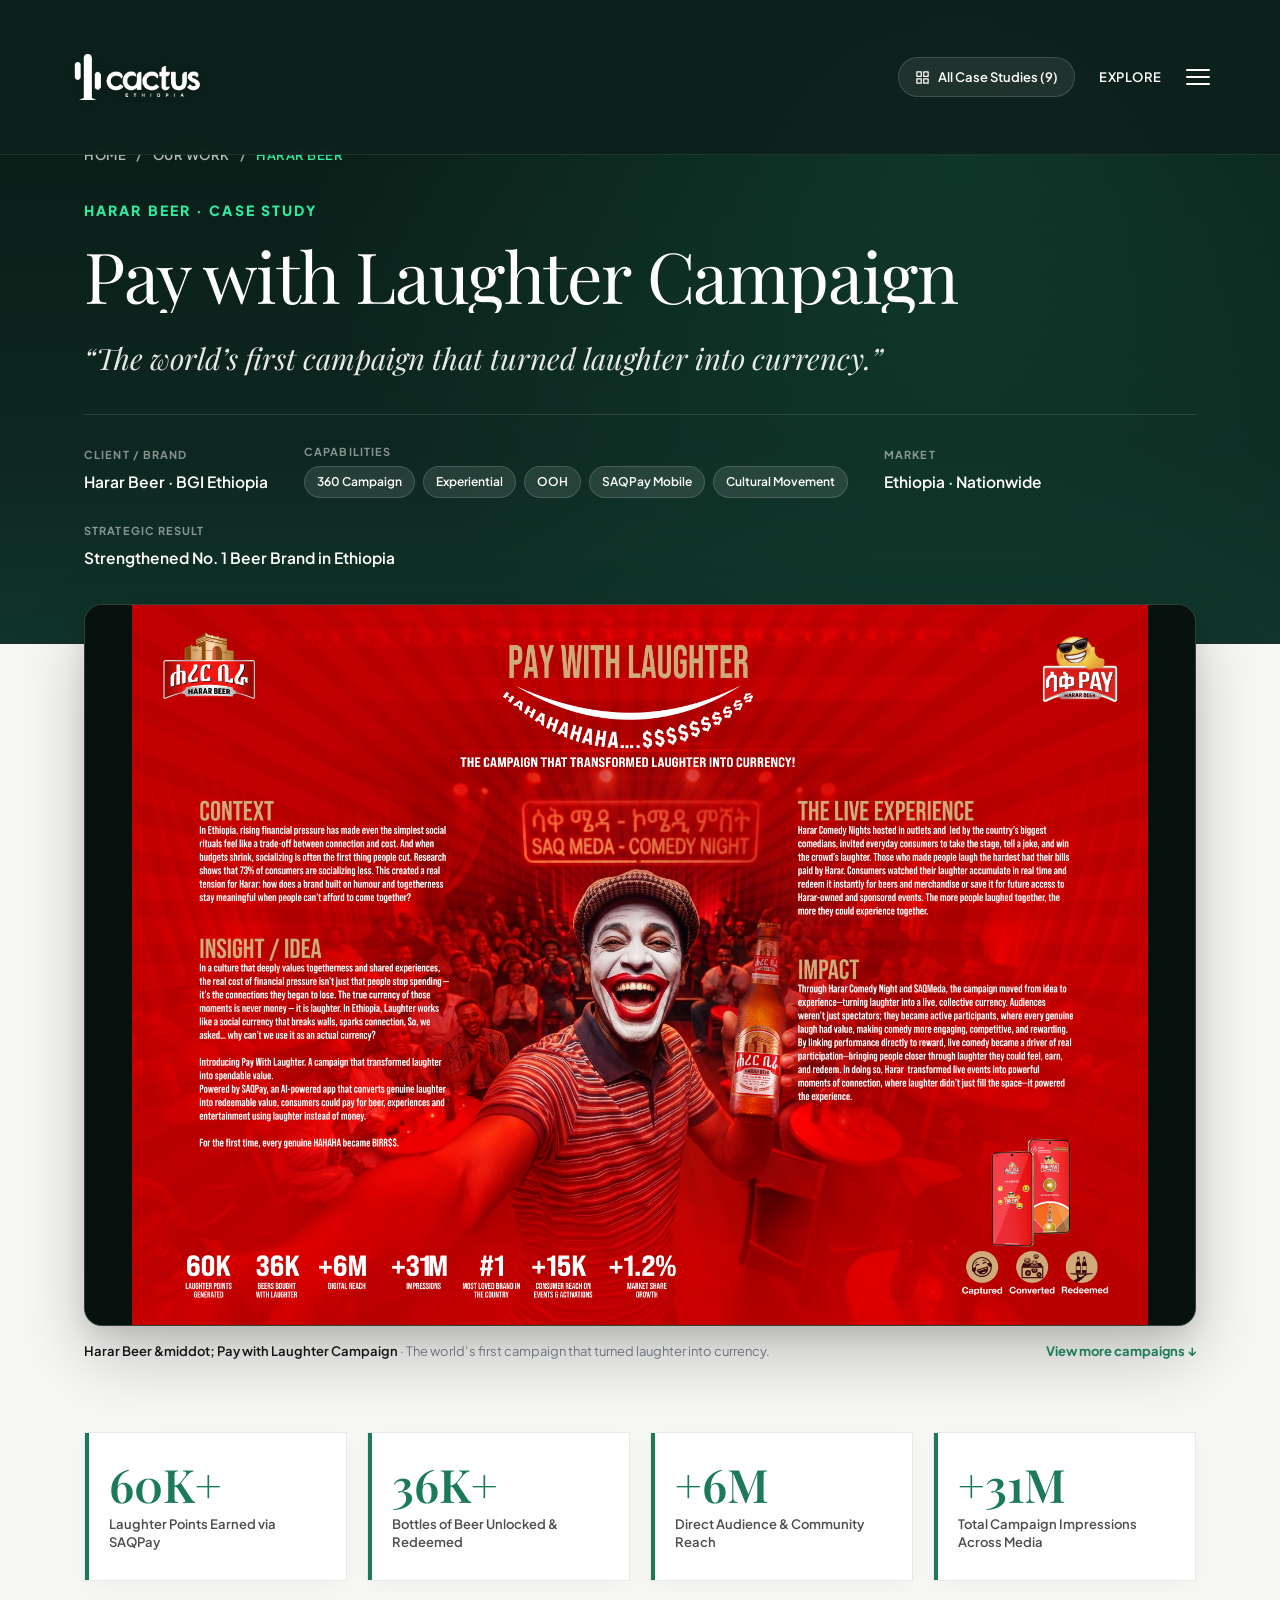
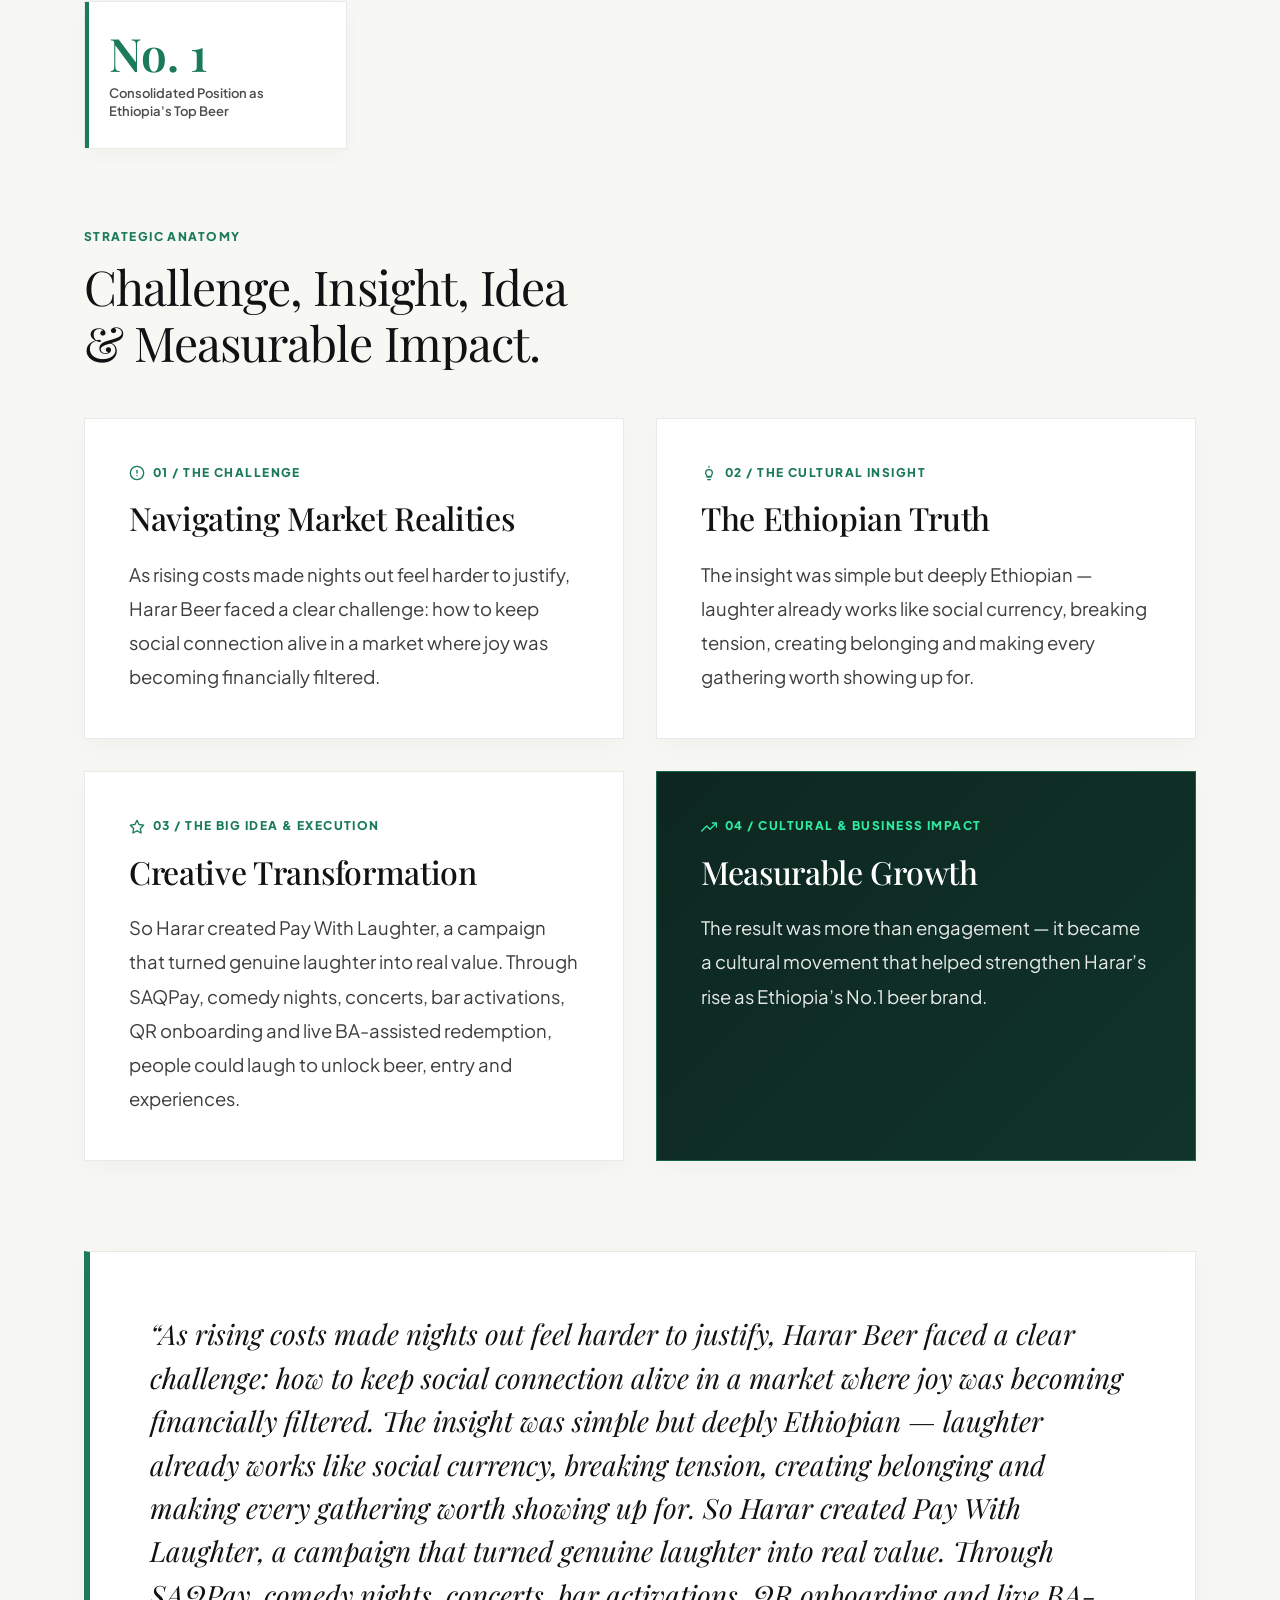
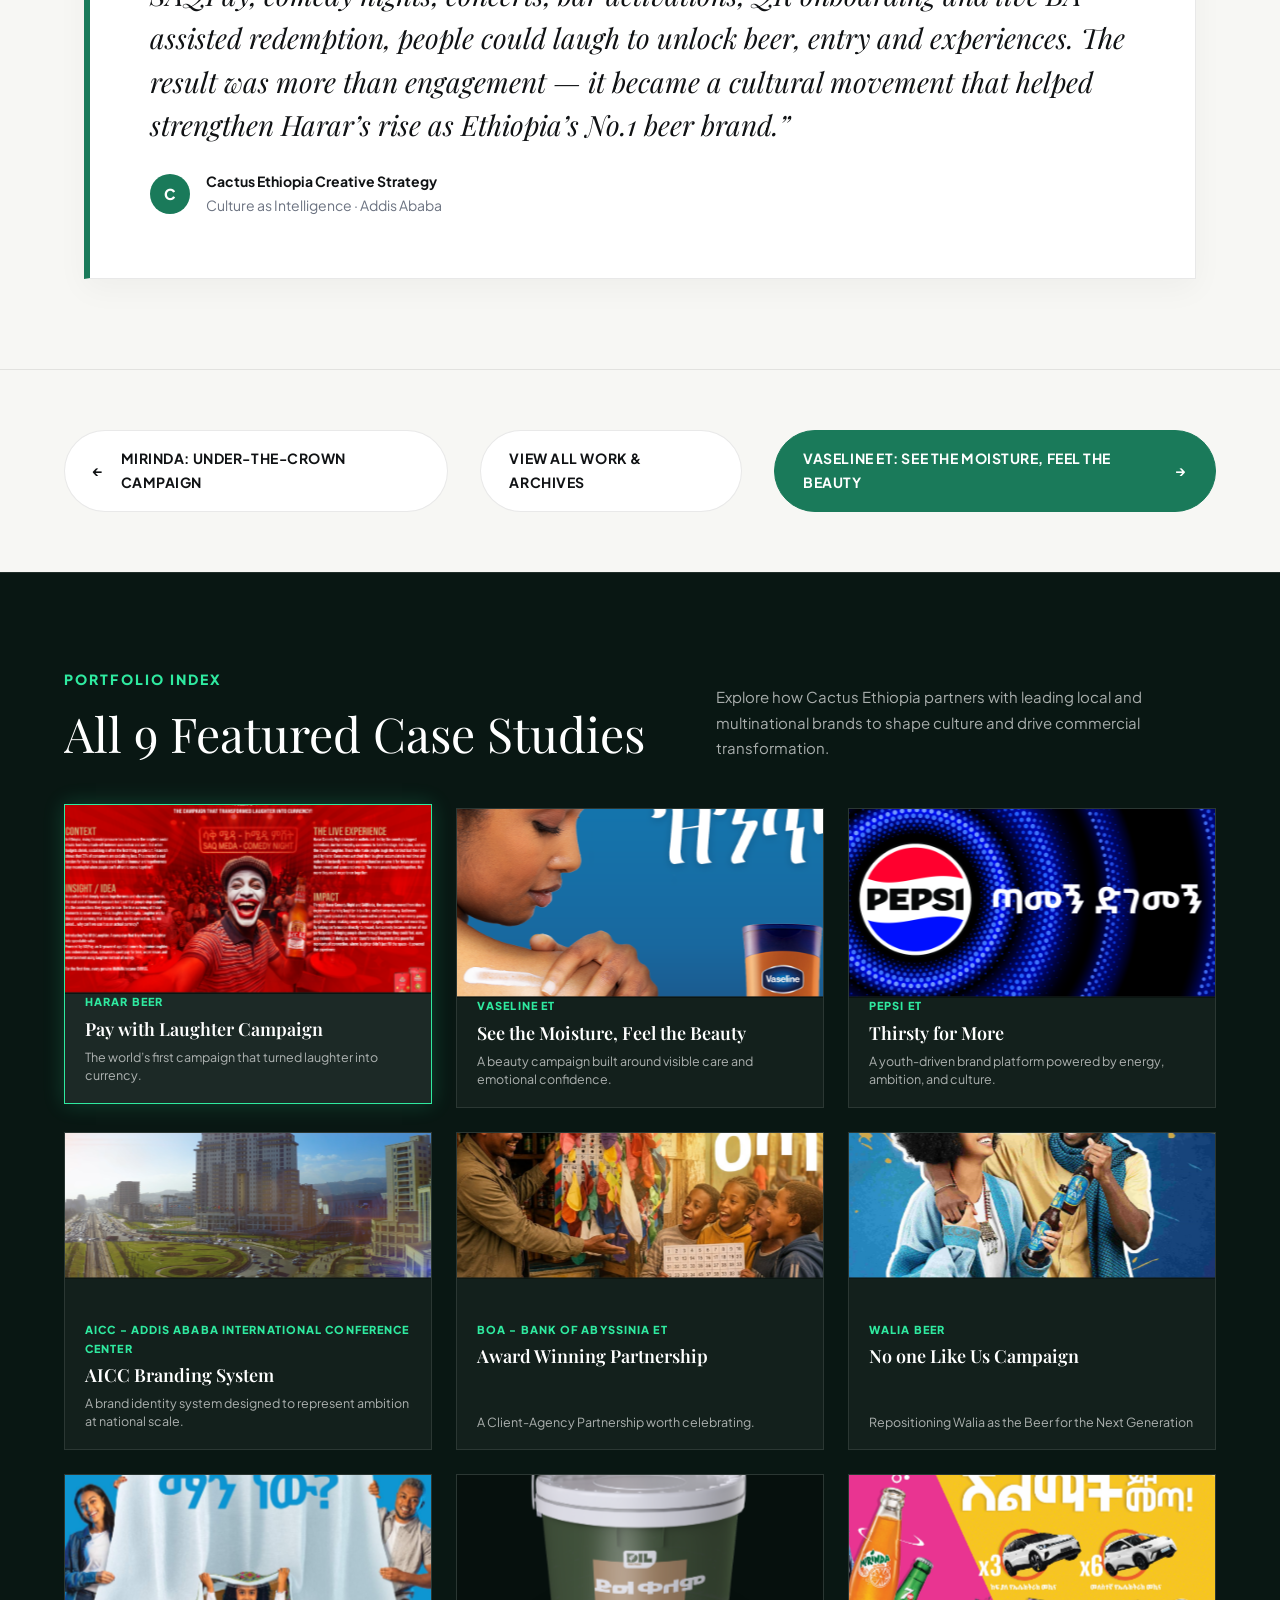
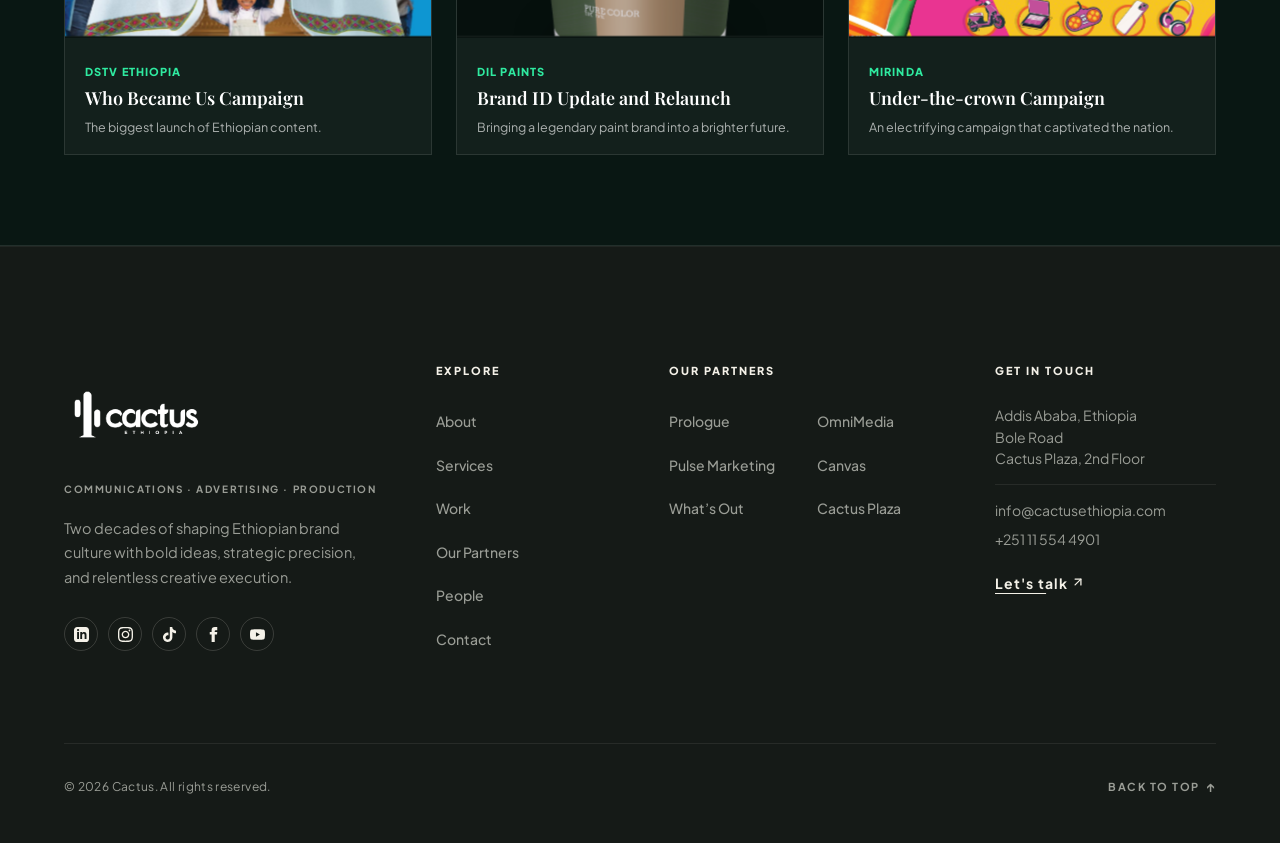
<file: case-study.html>
<!DOCTYPE html>
<html lang="en">
<head>
  <meta charset="UTF-8" />
  <meta name="viewport" content="width=device-width, initial-scale=1.0, viewport-fit=cover" />
  <title id="pageTitle">Case Study — Cactus Ethiopia | Ideas That Enter Culture</title>

  <link rel="preconnect" href="https://fonts.googleapis.com">
  <link rel="preconnect" href="https://fonts.gstatic.com" crossorigin>
  <link href="https://fonts.googleapis.com/css2?family=Playfair+Display:ital,wght@0,400;0,500;0,600;0,700;1,400;1,600&family=Plus+Jakarta+Sans:wght@400;500;600;700;800&display=swap" rel="stylesheet">
  <link rel="stylesheet" href="assets/motion.css">

  <style>
    /* =========================================================
       RESET & DESIGN SYSTEM (Cactus Standard)
    ========================================================= */
    * {
      margin: 0;
      padding: 0;
      box-sizing: border-box;
    }

    :root {
      --font-display: "Playfair Display", Georgia, "Times New Roman", serif;
      --font-body: "Plus Jakarta Sans", -apple-system, BlinkMacSystemFont, "Segoe UI", Roboto, Arial, sans-serif;
      --green: #1a7a5a;
      --green-bright: #2feaa0;
      --cream: #f7f7f4;
      --cream-card: #ffffff;
      --black: #101214;
      --dark-green: #0d211c;
      --dark-black: #0c1210;
      --white: #ffffff;
      --border-light: rgba(16, 18, 20, 0.09);
      --border-dark: rgba(255, 255, 255, 0.12);
      --muted: #6b7280;
      --transition: 400ms cubic-bezier(0.16, 1, 0.3, 1);
    }

    html {
      scroll-behavior: smooth;
    }

    body {
      width: 100%;
      min-height: 100vh;
      font-family: var(--font-body);
      font-size: 18px;
      line-height: 1.7;
      background: var(--cream);
      color: var(--black);
      overflow-x: hidden;
      -webkit-font-smoothing: antialiased;
      -moz-osx-font-smoothing: grayscale;
    }

    button, a {
      font: inherit;
    }

    button {
      border: 0;
      background: none;
      cursor: pointer;
    }

    img, video {
      display: block;
      max-width: 100%;
    }

    /* =========================================================
       STICKY HEADER
    ========================================================= */
    .header {
      position: fixed;
      top: 0;
      left: 0;
      width: 100%;
      padding: 24px 5vw;
      display: flex;
      align-items: center;
      justify-content: space-between;
      z-index: 100;
      background: rgba(13, 33, 28, 0.94);
      backdrop-filter: blur(16px);
      -webkit-backdrop-filter: blur(16px);
      color: #ffffff;
      border-bottom: 1px solid rgba(255, 255, 255, 0.08);
      transition: background 300ms ease, padding 300ms ease;
    }

    .header.is-scrolled {
      padding: 16px 5vw;
      background: rgba(10, 24, 20, 0.98);
      box-shadow: 0 10px 30px rgba(0, 0, 0, 0.25);
    }

    .logo-wrap {
      display: inline-flex;
      align-items: center;
      text-decoration: none;
    }

    .logo {
      width: 150px;
      height: auto;
      object-fit: contain;
      filter: brightness(0) invert(1) drop-shadow(0 1px 3px rgba(0, 0, 0, 0.2));
    }

    .header-nav {
      display: flex;
      align-items: center;
      gap: 24px;
    }

    .nav-case-selector {
      display: inline-flex;
      align-items: center;
      gap: 8px;
      padding: 8px 16px;
      background: rgba(255, 255, 255, 0.08);
      border: 1px solid rgba(255, 255, 255, 0.15);
      border-radius: 999px;
      color: #ffffff;
      font-size: 13px;
      font-weight: 600;
      text-decoration: none;
      transition: background 250ms ease, border-color 250ms ease;
    }

    .nav-case-selector:hover {
      background: rgba(255, 255, 255, 0.16);
      border-color: var(--green-bright);
    }

    .explore {
      display: flex;
      align-items: center;
      gap: 12px;
      font-size: 13px;
      font-weight: 600;
      letter-spacing: 0.04em;
      text-transform: uppercase;
      color: inherit;
      cursor: pointer;
      user-select: none;
    }

    .menu-button {
      width: 30px;
      height: 24px;
      display: flex;
      flex-direction: column;
      justify-content: center;
      gap: 5px;
      color: inherit;
      padding: 2px 0;
    }

    .menu-button span {
      display: block;
      width: 24px;
      height: 2px;
      background: currentColor;
      border-radius: 2px;
      transition: transform 300ms ease, opacity 300ms ease;
      transform-origin: center;
    }

    .menu-button.is-active span:nth-child(1) {
      transform: translateY(7px) rotate(45deg);
    }

    .menu-button.is-active span:nth-child(2) {
      opacity: 0;
      transform: scaleX(0);
    }

    .menu-button.is-active span:nth-child(3) {
      transform: translateY(-7px) rotate(-45deg);
    }

    /* =========================================================
       HERO BANNER (Editorial Dark Emerald)
    ========================================================= */
    .case-hero {
      position: relative;
      background: linear-gradient(180deg, #091a15 0%, #0d2720 70%, #10342a 100%);
      color: #ffffff;
      padding-top: clamp(120px, 16vh, 160px);
      padding-bottom: clamp(60px, 8vh, 90px);
      overflow: hidden;
      border-bottom: 1px solid rgba(255, 255, 255, 0.08);
    }

    .case-hero::before {
      content: "";
      position: absolute;
      inset: 0;
      background: radial-gradient(circle at 75% 20%, rgba(47, 234, 160, 0.12) 0%, transparent 60%);
      pointer-events: none;
    }

    .case-hero-inner {
      position: relative;
      z-index: 2;
      max-width: 1240px;
      margin: 0 auto;
      padding: 0 5vw;
    }

    /* Breadcrumbs */
    .breadcrumbs {
      display: flex;
      align-items: center;
      gap: 10px;
      font-size: 13px;
      font-weight: 600;
      color: rgba(255, 255, 255, 0.6);
      margin-bottom: 28px;
      letter-spacing: 0.04em;
      text-transform: uppercase;
    }

    .breadcrumbs a {
      color: rgba(255, 255, 255, 0.7);
      text-decoration: none;
      transition: color 200ms ease;
    }

    .breadcrumbs a:hover {
      color: var(--green-bright);
    }

    .breadcrumbs span.current {
      color: var(--green-bright);
    }

    .client-badge-eyebrow {
      display: inline-block;
      font-size: 14px;
      font-weight: 800;
      letter-spacing: 0.15em;
      text-transform: uppercase;
      color: var(--green-bright);
      margin-bottom: 16px;
    }

    .case-title {
      font-family: var(--font-display);
      font-size: clamp(40px, 5.5vw, 76px);
      line-height: 1.05;
      font-weight: 400;
      letter-spacing: -0.02em;
      color: #ffffff;
      margin-bottom: 24px;
      max-width: 1000px;
      text-wrap: balance;
      text-wrap: pretty;
    }

    .case-summary-hook {
      font-family: var(--font-display);
      font-size: clamp(21px, 2.3vw, 32px);
      line-height: 1.4;
      font-weight: 400;
      font-style: italic;
      color: rgba(255, 255, 255, 0.9);
      max-width: 900px;
      margin-bottom: 36px;
    }

    /* Metadata Bar */
    .case-meta-bar {
      display: flex;
      flex-wrap: wrap;
      align-items: center;
      gap: 24px 36px;
      padding-top: 28px;
      border-top: 1px solid rgba(255, 255, 255, 0.12);
    }

    .meta-group {
      display: flex;
      flex-direction: column;
      gap: 4px;
    }

    .meta-label {
      font-size: 11px;
      font-weight: 700;
      letter-spacing: 0.1em;
      text-transform: uppercase;
      color: rgba(255, 255, 255, 0.5);
    }

    .meta-value {
      font-size: 15.5px;
      font-weight: 600;
      color: #ffffff;
    }

    .meta-tags-list {
      display: flex;
      flex-wrap: wrap;
      gap: 8px;
    }

    .tag-chip {
      display: inline-block;
      padding: 5px 12px;
      font-size: 12px;
      font-weight: 600;
      border-radius: 999px;
      background: rgba(255, 255, 255, 0.1);
      border: 1px solid rgba(255, 255, 255, 0.15);
      color: #ffffff;
    }

    /* =========================================================
       HERO MEDIA SHOWCASE
    ========================================================= */
    .case-media-section {
      max-width: 1240px;
      margin: -40px auto 70px;
      padding: 0 5vw;
      position: relative;
      z-index: 10;
    }

    .case-media-frame {
      width: 100%;
      border-radius: 18px;
      overflow: hidden;
      background: #0d1e19;
      box-shadow: 0 30px 70px rgba(0, 0, 0, 0.22), 0 10px 25px rgba(0, 0, 0, 0.1);
      border: 1px solid rgba(255, 255, 255, 0.15);
      position: relative;
      display: flex;
      align-items: center;
      justify-content: center;
    }

    .case-media-frame img {
      width: 100%;
      height: auto;
      max-height: 720px;
      object-fit: contain;
      background: #091512;
    }

    .case-media-frame video {
      width: 100%;
      height: auto;
      max-height: 720px;
      object-fit: cover;
    }

    .media-caption-bar {
      margin-top: 14px;
      display: flex;
      align-items: center;
      justify-content: space-between;
      gap: 16px;
      font-size: 13px;
      color: var(--muted);
    }

    .media-caption-bar span.source-label {
      font-weight: 600;
      color: var(--black);
    }

    /* =========================================================
       METRICS STRIP
    ========================================================= */
    .metrics-section {
      max-width: 1240px;
      margin: 0 auto 70px;
      padding: 0 5vw;
    }

    .metrics-grid {
      display: grid;
      grid-template-columns: repeat(auto-fit, minmax(220px, 1fr));
      gap: 20px;
    }

    .metric-card {
      background: var(--cream-card);
      border: 1px solid var(--border-light);
      border-radius: 0;
      padding: 28px 24px;
      box-shadow: 0 6px 20px rgba(0, 0, 0, 0.03);
      position: relative;
      overflow: hidden;
      transition: transform 300ms ease, box-shadow 300ms ease, border-color 300ms ease;
    }

    .metric-card:hover {
      transform: translateY(-4px);
      box-shadow: 0 16px 36px rgba(26, 122, 90, 0.1);
      border-color: var(--green);
    }

    .metric-card::before {
      content: "";
      position: absolute;
      top: 0;
      left: 0;
      width: 4px;
      height: 100%;
      background: var(--green);
    }

    .metric-number {
      font-family: var(--font-display);
      font-size: clamp(34px, 3.8vw, 46px);
      font-weight: 600;
      line-height: 1;
      color: var(--green);
      margin-bottom: 8px;
    }

    .metric-label {
      font-size: 13px;
      font-weight: 600;
      color: rgba(16, 18, 20, 0.75);
      line-height: 1.4;
    }

    /* =========================================================
       EDITORIAL BREAKDOWN GRID (Challenge, Insight, Idea, Impact)
    ========================================================= */
    .case-story-section {
      max-width: 1240px;
      margin: 0 auto 90px;
      padding: 0 5vw;
    }

    .section-intro-eyebrow {
      font-size: 12px;
      font-weight: 800;
      letter-spacing: 0.12em;
      text-transform: uppercase;
      color: var(--green);
      margin-bottom: 12px;
    }

    .section-main-heading {
      font-family: var(--font-display);
      font-size: clamp(32px, 4vw, 48px);
      line-height: 1.15;
      font-weight: 400;
      letter-spacing: -0.02em;
      color: var(--black);
      margin-bottom: 48px;
      text-wrap: balance;
      text-wrap: pretty;
    }

    .story-grid-4 {
      display: grid;
      grid-template-columns: repeat(2, 1fr);
      gap: 32px;
    }

    .story-box {
      background: var(--cream-card);
      border: 1px solid var(--border-light);
      border-radius: 0;
      padding: clamp(32px, 4vw, 44px);
      box-shadow: 0 8px 24px rgba(0, 0, 0, 0.03);
      display: flex;
      flex-direction: column;
      justify-content: flex-start;
      position: relative;
      transition: transform 300ms ease, box-shadow 300ms ease;
    }

    .story-box:hover {
      transform: translateY(-4px);
      box-shadow: 0 16px 40px rgba(0, 0, 0, 0.06);
    }

    .story-step-num {
      display: inline-flex;
      align-items: center;
      gap: 8px;
      font-size: 12px;
      font-weight: 800;
      letter-spacing: 0.12em;
      text-transform: uppercase;
      color: var(--green);
      margin-bottom: 16px;
    }

    .story-step-num svg {
      width: 16px;
      height: 16px;
    }

    .story-box-title {
      font-family: var(--font-display);
      font-size: clamp(24px, 2.5vw, 32px);
      line-height: 1.2;
      font-weight: 500;
      letter-spacing: -0.01em;
      color: var(--black);
      margin-bottom: 20px;
    }

    .story-box-body {
      font-size: 18.5px;
      line-height: 1.85;
      color: rgba(16, 18, 20, 0.82);
    }

    .story-box-body p {
      margin-bottom: 16px;
    }

    .story-box-body p:last-child {
      margin-bottom: 0;
    }

    /* Special Highlight Box for Impact */
    .story-box.highlight-impact {
      background: linear-gradient(135deg, #0d2720 0%, #10342a 100%);
      color: #ffffff;
      border: 1px solid rgba(47, 234, 160, 0.3);
    }

    .story-box.highlight-impact .story-step-num {
      color: var(--green-bright);
    }

    .story-box.highlight-impact .story-box-title {
      color: #ffffff;
    }

    .story-box.highlight-impact .story-box-body {
      color: rgba(255, 255, 255, 0.9);
    }

    /* =========================================================
       COMPLETE NARRATIVE QUOTE
    ========================================================= */
    .case-manifesto-section {
      max-width: 1240px;
      margin: 0 auto 90px;
      padding: 0 5vw;
    }

    .case-manifesto-card {
      background: #ffffff;
      border: 1px solid var(--border-light);
      border-left: 6px solid var(--green);
      border-radius: 0;
      padding: clamp(36px, 5vw, 60px);
      box-shadow: 0 10px 30px rgba(0, 0, 0, 0.04);
    }

    .case-manifesto-quote {
      font-family: var(--font-display);
      font-size: clamp(20px, 2.2vw, 28px);
      line-height: 1.55;
      font-style: italic;
      color: var(--black);
      margin-bottom: 24px;
    }

    .case-manifesto-author {
      display: flex;
      align-items: center;
      gap: 16px;
      font-size: 14px;
      color: var(--muted);
    }

    .author-name {
      font-weight: 700;
      color: var(--black);
    }

    /* =========================================================
       PROJECT SWITCHER DRAWER & QUICK NAV
    ========================================================= */
    .all-cases-grid-section {
      background: #091713;
      color: #ffffff;
      padding: clamp(80px, 10vh, 120px) 5vw;
      border-top: 1px solid rgba(255, 255, 255, 0.1);
      border-bottom: 1px solid rgba(255, 255, 255, 0.1);
    }

    .all-cases-container {
      max-width: 1240px;
      margin: 0 auto;
    }

    .all-cases-header {
      display: flex;
      align-items: flex-end;
      justify-content: space-between;
      gap: 24px;
      margin-bottom: 48px;
    }

    .all-cases-header h2 {
      font-family: var(--font-display);
      font-size: clamp(32px, 4vw, 48px);
      font-weight: 400;
      line-height: 1.1;
      color: #ffffff;
    }

    .all-cases-header p {
      color: rgba(255, 255, 255, 0.65);
      font-size: 15px;
      max-width: 500px;
    }

    .cases-grid-list {
      display: grid;
      grid-template-columns: repeat(auto-fill, minmax(280px, 1fr));
      gap: 24px;
    }

    .case-nav-tile {
      background: rgba(255, 255, 255, 0.04);
      border: 1px solid rgba(255, 255, 255, 0.1);
      border-radius: 0;
      overflow: hidden;
      text-decoration: none;
      color: #ffffff;
      transition: transform 300ms ease, background 300ms ease, border-color 300ms ease;
      display: flex;
      flex-direction: column;
    }

    .case-nav-tile:hover, .case-nav-tile.is-current {
      background: rgba(255, 255, 255, 0.08);
      border-color: var(--green-bright);
      transform: translateY(-4px);
    }

    .case-nav-tile.is-current {
      border-color: var(--green-bright);
      box-shadow: 0 0 20px rgba(47, 234, 160, 0.2);
    }

    .tile-thumb {
      width: 100%;
      height: 170px;
      object-fit: cover;
      background: #06100d;
      border-bottom: 1px solid rgba(255, 255, 255, 0.08);
    }

    .tile-body {
      padding: 18px 20px;
      display: flex;
      flex-direction: column;
      flex-grow: 1;
    }

    .tile-client {
      font-size: 11px;
      font-weight: 800;
      letter-spacing: 0.1em;
      text-transform: uppercase;
      color: var(--green-bright);
      margin-bottom: 6px;
    }

    .tile-title {
      font-family: var(--font-display);
      font-size: 18px;
      font-weight: 600;
      color: #ffffff;
      line-height: 1.25;
      margin-bottom: 8px;
    }

    .tile-desc {
      font-size: 12.5px;
      line-height: 1.45;
      color: rgba(255, 255, 255, 0.65);
      margin-top: auto;
    }

    /* =========================================================
       PREV / NEXT PROJECT BAR
    ========================================================= */
    .next-project-strip {
      background: var(--cream);
      padding: 60px 5vw;
      border-top: 1px solid var(--border-light);
    }

    .next-strip-inner {
      max-width: 1240px;
      margin: 0 auto;
      display: flex;
      align-items: center;
      justify-content: space-between;
      gap: 32px;
    }

    .nav-project-btn {
      display: inline-flex;
      align-items: center;
      gap: 16px;
      text-decoration: none;
      color: var(--black);
      padding: 16px 28px;
      border-radius: 999px;
      background: #ffffff;
      border: 1px solid var(--border-light);
      font-weight: 700;
      font-size: 14px;
      letter-spacing: 0.04em;
      text-transform: uppercase;
      transition: background 250ms ease, transform 250ms ease, box-shadow 250ms ease, border-color 250ms ease;
    }

    .nav-project-btn:hover {
      border-color: var(--green);
      transform: translateY(-2px);
      box-shadow: 0 8px 24px rgba(26, 122, 90, 0.12);
      color: var(--green);
    }

    .nav-project-btn.primary {
      background: var(--green);
      color: #ffffff;
      border-color: var(--green);
    }

    .nav-project-btn.primary:hover {
      background: var(--dark-green);
      color: #ffffff;
    }

    /* =========================================================
       SITE FOOTER (Architectural Minimal Cactus Editorial)
    ========================================================= */
    .site-footer {
      background-color: #151A17;
      color: #F4F1E8;
      position: relative;
      overflow: hidden;
      border-top: 1px solid rgba(255, 255, 255, 0.05);
    }

    .site-footer__inner {
      max-width: 1440px;
      margin: 0 auto;
      padding: clamp(80px, 9vw, 120px) 5vw 40px;
    }

    .site-footer__grid {
      display: grid;
      grid-template-columns: minmax(280px, 1.35fr) minmax(130px, 0.75fr) minmax(240px, 1.15fr) minmax(200px, 0.95fr);
      gap: clamp(32px, 4.5vw, 64px);
      align-items: start;
    }

    /* Column 1: Cactus Identity */
    .site-footer__col--brand {
      display: flex;
      flex-direction: column;
      align-items: flex-start;
    }

    .site-footer__logo-link {
      display: inline-block;
      text-decoration: none;
      margin-bottom: 14px;
    }

    .site-footer__logo {
      width: 148px;
      height: auto;
      display: block;
      filter: brightness(0) invert(1);
    }

    .site-footer__tagline-meta {
      font-size: 10px;
      font-weight: 700;
      letter-spacing: 0.16em;
      color: #9A9D96;
      text-transform: uppercase;
      margin-bottom: 18px;
    }

    .site-footer__positioning {
      font-size: 14.5px;
      line-height: 1.68;
      color: #9A9D96;
      max-width: 320px;
      margin-bottom: 28px;
    }

    .site-footer__socials {
      display: flex;
      align-items: center;
      gap: 10px;
    }

    .site-footer__social-btn {
      width: 34px;
      height: 34px;
      border: 1px solid rgba(244, 241, 232, 0.16);
      border-radius: 50%;
      color: #F4F1E8;
      display: inline-flex;
      align-items: center;
      justify-content: center;
      text-decoration: none;
      transition: background-color 300ms ease, border-color 300ms ease, color 300ms ease, transform 300ms ease;
    }

    .site-footer__social-btn:hover {
      background-color: #24523F;
      border-color: #24523F;
      color: #ffffff;
      transform: translateY(-2px);
    }

    /* Headings for Col 2, 3, 4 */
    .site-footer__heading {
      font-size: 11px;
      font-weight: 800;
      letter-spacing: 0.18em;
      text-transform: uppercase;
      color: #F4F1E8;
      margin-bottom: 24px;
    }

    /* Nav list styling */
    .site-footer__nav-list {
      list-style: none;
      display: flex;
      flex-direction: column;
      gap: 13px;
    }

    .site-footer__nav-link {
      font-size: 14px;
      font-weight: 500;
      color: #9A9D96;
      text-decoration: none;
      display: inline-block;
      transition: color 300ms ease, transform 300ms ease;
    }

    .site-footer__nav-link:hover {
      color: #F4F1E8;
      transform: translateX(4px);
    }

    /* Column 3: Our Family 2-column subgrid */
    .site-footer__family-grid {
      display: grid;
      grid-template-columns: repeat(2, minmax(0, 1fr));
      gap: 16px 28px;
    }

    /* Column 4: Get in touch address & CTA */
    .site-footer__address {
      font-style: normal;
      display: flex;
      flex-direction: column;
    }

    .site-footer__contact-line {
      font-size: 14px;
      line-height: 1.55;
      color: #9A9D96;
      margin: 0;
    }

    .site-footer__contact-meta {
      display: flex;
      flex-direction: column;
      gap: 5px;
      margin-top: 14px;
      padding-top: 14px;
      border-top: 1px solid rgba(244, 241, 232, 0.08);
    }

    .site-footer__contact-link {
      font-size: 14px;
      color: #9A9D96;
      text-decoration: none;
      transition: color 300ms ease;
    }

    .site-footer__contact-link:hover {
      color: #F4F1E8;
    }

    .site-footer__talk-cta {
      display: inline-flex;
      align-items: center;
      gap: 8px;
      margin-top: 20px;
      font-size: 14px;
      font-weight: 700;
      letter-spacing: 0.08em;
      text-transform: none;
      color: #F4F1E8;
      text-decoration: none;
      transition: color 300ms ease, gap 300ms ease;
    }

    .site-footer__talk-cta span {
      position: relative;
    }

    .site-footer__talk-cta span::after {
      content: "";
      position: absolute;
      bottom: -2px;
      left: 0;
      width: 100%;
      height: 1px;
      background: currentColor;
      transform: scaleX(0.7);
      transform-origin: left;
      transition: transform 300ms ease;
    }

    .site-footer__talk-cta:hover {
      color: #2feaa0;
      gap: 12px;
    }

    .site-footer__talk-cta:hover span::after {
      transform: scaleX(1);
    }

    /* Bottom Bar */
    .site-footer__bottom {
      margin-top: clamp(60px, 7vw, 90px);
      padding-top: 28px;
      border-top: 1px solid rgba(244, 241, 232, 0.08);
      display: flex;
      align-items: center;
      justify-content: space-between;
      gap: 20px;
      font-size: 12px;
      color: #9A9D96;
      letter-spacing: 0.03em;
    }

    .site-footer__copyright {
      font-size: 12px;
      color: #9A9D96;
    }

    .site-footer__back-to-top {
      display: inline-flex;
      align-items: center;
      gap: 6px;
      font-size: 11px;
      font-weight: 700;
      letter-spacing: 0.14em;
      text-transform: uppercase;
      color: #9A9D96;
      background: none;
      border: 0;
      cursor: pointer;
      padding: 6px 0;
      transition: color 250ms ease, transform 250ms ease;
    }

    .site-footer__back-to-top:hover {
      color: #F4F1E8;
      transform: translateY(-2px);
    }

    .site-footer__back-arrow {
      font-size: 13px;
      line-height: 1;
      display: inline-block;
      transition: transform 250ms ease;
    }

    .site-footer__back-to-top:hover .site-footer__back-arrow {
      transform: translateY(-2px);
    }

    /* Responsive */
    @media (max-width: 1024px) {
      .site-footer__grid {
        grid-template-columns: repeat(2, minmax(0, 1fr));
        gap: 48px 36px;
      }
      .site-footer__col--brand {
        grid-column: span 2;
      }
      .site-footer__positioning {
        max-width: 500px;
      }
    }

    @media (max-width: 640px) {
      .site-footer__grid {
        grid-template-columns: minmax(0, 1fr);
        gap: 40px;
      }
      .site-footer__col--brand {
        grid-column: span 1;
      }
      .site-footer__family-grid {
        grid-template-columns: repeat(2, minmax(0, 1fr));
        gap: 12px 20px;
      }
      .site-footer__bottom {
        flex-direction: column;
        align-items: flex-start;
        gap: 16px;
      }
    }

    /* =========================================================
       NAV SHEET (Global Drawer)
    ========================================================= */
    .navsheet {
      position: fixed;
      inset: 0;
      z-index: 200;
      visibility: hidden;
      transition: visibility 0s linear .44s;
    }

    .navsheet.is-open {
      visibility: visible;
      transition: visibility 0s linear 0s;
    }

    .navsheet__scrim {
      position: absolute; inset: 0;
      background: rgba(5,17,24,0.50);
      opacity: 0;
      backdrop-filter: blur(0px);
      -webkit-backdrop-filter: blur(0px);
      transition: opacity .32s ease, backdrop-filter .32s ease;
    }

    .navsheet.is-open .navsheet__scrim {
      opacity: 1;
      backdrop-filter: blur(8px);
      -webkit-backdrop-filter: blur(8px);
    }

    .navsheet__panel {
      position: absolute;
      top: 0; right: 0; bottom: 0;
      width: min(100%, 480px);
      display: flex; flex-direction: column;
      padding: 120px clamp(32px,6vw,56px) 48px;
      padding-bottom: max(48px, env(safe-area-inset-bottom));
      background: radial-gradient(circle at 85% 12%, rgba(47, 234, 160, 0.12) 0%, transparent 55%),
                  linear-gradient(165deg, #12211C 0%, #0d1a16 45%, #070f0c 100%);
      backdrop-filter: blur(30px) saturate(140%);
      -webkit-backdrop-filter: blur(30px) saturate(140%);
      border-left: 1px solid rgba(47, 234, 160, 0.14);
      box-shadow: -30px 0 80px rgba(0, 0, 0, 0.65), inset 1px 0 0 rgba(47, 234, 160, 0.06);
      color: #fff;
      overflow-y: auto;
      transform: translateX(100%);
      transition: transform .44s cubic-bezier(.7, 0, .84, 0);
    }

    .navsheet.is-open .navsheet__panel {
      transform: translateX(0);
      transition: transform .68s cubic-bezier(.16, 1, .3, 1);
    }

    .navsheet__list { list-style: none; }
    .navsheet__list li { border-top: 1px solid rgba(255,255,255,0.08); }
    .navsheet__list li:last-child { border-bottom: 1px solid rgba(255,255,255,0.08); }

    .navsheet__link {
      display: flex; align-items: center;
      justify-content: space-between;
      gap: 16px;
      padding: clamp(18px,2.8vh,26px) 2px;
      text-decoration: none;
      color: #fff;
      font-size: clamp(1.8rem,5vw,2.6rem);
      font-weight: 600;
      letter-spacing: -0.02em;
      line-height: 1.1;
      opacity: 0;
      transform: translateY(22px);
      transition: opacity .16s ease, transform .16s ease, color .25s ease;
    }

    .navsheet.is-open .navsheet__link {
      opacity: 1; transform: translateY(0);
      transition: opacity .6s cubic-bezier(.16, 1, .3, 1), transform .6s cubic-bezier(.16, 1, .3, 1), color .25s ease;
      transition-delay: calc(.18s + var(--i) * .07s), calc(.18s + var(--i) * .07s), 0s;
    }

    .navsheet__link svg {
      width: 22px; height: 22px;
      flex-shrink: 0; opacity: 0;
      transform: translateX(-10px);
      transition: opacity .3s ease, transform .3s ease;
    }

    .navsheet__link:hover, .navsheet__link:focus-visible, .navsheet__link.active { color: #2feaa0; }
    .navsheet__link:hover svg, .navsheet__link:focus-visible svg, .navsheet__link.active svg { opacity: 1; transform: translateX(0); }

    .navsheet__foot {
      margin-top: auto;
      padding-top: clamp(32px,6vh,56px);
      opacity: 0; transform: translateY(22px);
      transition: opacity .16s ease, transform .16s ease;
    }

    .navsheet.is-open .navsheet__foot {
      opacity: 1; transform: translateY(0);
      transition: opacity .6s cubic-bezier(.16, 1, .3, 1), transform .6s cubic-bezier(.16, 1, .3, 1);
      transition-delay: .44s;
    }

    .navsheet__contact { font-size: 14px; color: rgba(255,255,255,0.5); line-height: 1.8; }
    .navsheet__contact a { color: rgba(255,255,255,0.75); text-decoration: none; transition: color .2s ease; }
    .navsheet__contact a:hover { color: #fff; }

    /* =========================================================
       RESPONSIVE
    ========================================================= */
    @media (max-width: 1024px) {
      .story-grid-4 {
        grid-template-columns: 1fr;
        gap: 24px;
      }
      .all-cases-header {
        flex-direction: column;
        align-items: flex-start;
      }
      .next-strip-inner {
        flex-direction: column;
        align-items: stretch;
      }
      .nav-project-btn {
        justify-content: center;
      }
    }

    @media (max-width: 640px) {
      .header {
        padding: 16px 5vw;
      }
      .nav-case-selector span.btn-label {
        display: none;
      }
      .case-hero {
        padding-top: 110px;
        padding-bottom: 50px;
      }
      footer {
        flex-direction: column;
        gap: 16px;
        align-items: flex-start;
      }
    }
  </style>
</head>
<body>

  <!-- =======================================================
       HEADER
  ======================================================== -->
  <header class="header" id="siteHeader">
    <a href="index.html" class="logo-wrap">
      <img src="cactus-logo.png" class="logo" alt="Cactus Ethiopia" />
    </a>

    <div class="header-nav">
      <a href="#all-cases" class="nav-case-selector">
        <svg width="15" height="15" viewBox="0 0 24 24" fill="none" stroke="currentColor" stroke-width="2" stroke-linecap="round" stroke-linejoin="round"><rect x="3" y="3" width="7" height="7"></rect><rect x="14" y="3" width="7" height="7"></rect><rect x="14" y="14" width="7" height="7"></rect><rect x="3" y="14" width="7" height="7"></rect></svg>
        <span class="btn-label" id="caseCountBtnLabel">All Case Studies (9)</span>
      </a>
      <span class="explore" id="exploreBtn">Explore</span>
      <button class="menu-button" id="menuBtn" aria-label="Open menu">
        <span></span>
        <span></span>
        <span></span>
      </button>
    </div>
  </header>

  <main>
    <!-- =======================================================
         CASE STUDY HERO
    ======================================================== -->
    <section class="case-hero" id="caseHero">
      <div class="case-hero-inner">
        <!-- Breadcrumbs -->
        <nav class="breadcrumbs" aria-label="Breadcrumb">
          <a href="index.html">Home</a>
          <span>/</span>
          <a href="work.html">Our Work</a>
          <span>/</span>
          <span class="current" id="crumbTitle">Harar Beer</span>
        </nav>

        <span class="client-badge-eyebrow text-reveal-eyebrow" id="caseEyebrow">Harar Beer &middot; Case Study</span>
        <h1 class="case-title editorial-reveal-target" id="caseTitle">Pay with Laughter Campaign</h1>
        <p class="case-summary-hook text-reveal-body" id="caseHook">&ldquo;The world’s first campaign that turned laughter into currency.&rdquo;</p>

        <div class="case-meta-bar text-reveal-eyebrow">
          <div class="meta-group">
            <span class="meta-label">Client / Brand</span>
            <span class="meta-value" id="metaClient">Harar Beer (BGI Ethiopia)</span>
          </div>
          <div class="meta-group">
            <span class="meta-label">Capabilities</span>
            <div class="meta-tags-list" id="metaTags">
              <span class="tag-chip">Campaign</span>
              <span class="tag-chip">Experiential</span>
              <span class="tag-chip">OOH</span>
            </div>
          </div>
          <div class="meta-group">
            <span class="meta-label">Market</span>
            <span class="meta-value">Ethiopia &middot; Nationwide</span>
          </div>
          <div class="meta-group">
            <span class="meta-label">Strategic Result</span>
            <span class="meta-value" id="metaResult">Strengthened #1 Brand Status</span>
          </div>
        </div>
      </div>
    </section>

    <!-- =======================================================
         PRIMARY MEDIA SHOWCASE
    ======================================================== -->
    <section class="case-media-section" aria-label="Campaign Media Showcase">
      <div class="case-media-frame" id="mediaContainer">
        <!-- Injected via JavaScript (img or video) -->
      </div>
      <div class="media-caption-bar text-reveal-eyebrow">
        <div>
          <span class="source-label" id="mediaCaptionTitle">Official Campaign Artwork</span> &middot;
          <span id="mediaCaptionSub">High-impact multi-touchpoint execution</span>
        </div>
        <a href="#all-cases" style="color:var(--green); font-weight:700; text-decoration:none;">View more campaigns &darr;</a>
      </div>
    </section>

    <!-- =======================================================
         METRICS STRIP
    ======================================================== -->
    <section class="metrics-section" id="metricsSection" aria-label="Key Performance Indicators">
      <div class="metrics-grid" id="metricsGrid">
        <!-- Injected via JavaScript -->
      </div>
    </section>

    <!-- =======================================================
         THE 4-PART EDITORIAL BREAKDOWN
    ======================================================== -->
    <section class="case-story-section" aria-label="Strategic Breakdown">
      <span class="section-intro-eyebrow text-reveal-eyebrow">Strategic Anatomy</span>
      <h2 class="section-main-heading editorial-reveal-target">
        <span class="editorial-mask"><span class="editorial-reveal-line">Challenge, Insight, Idea</span></span>
        <span class="editorial-mask"><span class="editorial-reveal-line"><span>&amp; Measurable&nbsp;Impact.</span></span></span>
      </h2>

      <div class="story-grid-4">
        <!-- Card 1: Challenge -->
        <article class="story-box">
          <span class="story-step-num">
            <svg viewBox="0 0 24 24" fill="none" stroke="currentColor" stroke-width="2" stroke-linecap="round" stroke-linejoin="round"><circle cx="12" cy="12" r="10"></circle><line x1="12" y1="8" x2="12" y2="12"></line><line x1="12" y1="16" x2="12.01" y2="16"></line></svg>
            01 / The Challenge
          </span>
          <h3 class="story-box-title">Navigating Market Realities</h3>
          <div class="story-box-body" id="challengeText">
            <!-- Injected -->
          </div>
        </article>

        <!-- Card 2: Insight -->
        <article class="story-box">
          <span class="story-step-num">
            <svg viewBox="0 0 24 24" fill="none" stroke="currentColor" stroke-width="2" stroke-linecap="round" stroke-linejoin="round"><path d="M9 18h6"></path><path d="M10 22h4"></path><path d="M12 2v1"></path><path d="M12 7a5 5 0 0 0-5 5c0 2 1.5 3.5 2 5h6c.5-1.5 2-3 2-5a5 5 0 0 0-5-5z"></path></svg>
            02 / The Cultural Insight
          </span>
          <h3 class="story-box-title">The Ethiopian Truth</h3>
          <div class="story-box-body" id="insightText">
            <!-- Injected -->
          </div>
        </article>

        <!-- Card 3: Idea & Execution -->
        <article class="story-box">
          <span class="story-step-num">
            <svg viewBox="0 0 24 24" fill="none" stroke="currentColor" stroke-width="2" stroke-linecap="round" stroke-linejoin="round"><polygon points="12 2 15.09 8.26 22 9.27 17 14.14 18.18 21.02 12 17.77 5.82 21.02 7 14.14 2 9.27 8.91 8.26 12 2"></polygon></svg>
            03 / The Big Idea &amp; Execution
          </span>
          <h3 class="story-box-title">Creative Transformation</h3>
          <div class="story-box-body" id="ideaText">
            <!-- Injected -->
          </div>
        </article>

        <!-- Card 4: Impact & Result -->
        <article class="story-box highlight-impact">
          <span class="story-step-num">
            <svg viewBox="0 0 24 24" fill="none" stroke="currentColor" stroke-width="2" stroke-linecap="round" stroke-linejoin="round"><polyline points="23 6 13.5 15.5 8.5 10.5 1 18"></polyline><polyline points="17 6 23 6 23 12"></polyline></svg>
            04 / Cultural &amp; Business Impact
          </span>
          <h3 class="story-box-title">Measurable Growth</h3>
          <div class="story-box-body" id="impactText">
            <!-- Injected -->
          </div>
        </article>
      </div>
    </section>

    <!-- =======================================================
         NARRATIVE QUOTE
    ======================================================== -->
    <section class="case-manifesto-section" aria-label="Executive Narrative">
      <div class="case-manifesto-card">
        <blockquote class="case-manifesto-quote" id="fullDescriptionQuote">
          &ldquo;As rising costs made nights out feel harder to justify, Harar Beer faced a clear challenge...&rdquo;
        </blockquote>
        <div class="case-manifesto-author">
          <div style="width:40px; height:40px; border-radius:50%; background:var(--green); color:#fff; display:flex; align-items:center; justify-content:center; font-weight:800; font-size:15px;">
            C
          </div>
          <div>
            <div class="author-name">Cactus Ethiopia Creative Strategy</div>
            <div>Culture as Intelligence &middot; Addis Ababa</div>
          </div>
        </div>
      </div>
    </section>

    <!-- =======================================================
         PREV / NEXT STRIP
    ======================================================== -->
    <section class="next-project-strip" aria-label="Case Study Navigation">
      <div class="next-strip-inner">
        <a href="#" class="nav-project-btn" id="prevCaseBtn">
          &larr; <span id="prevBtnLabel">Previous Project</span>
        </a>
        <a href="work.html" class="nav-project-btn">
          View All Work &amp; Archives
        </a>
        <a href="#" class="nav-project-btn primary" id="nextCaseBtn">
          <span id="nextBtnLabel">Next Project</span> &rarr;
        </a>
      </div>
    </section>

    <!-- =======================================================
         ALL 13 CASE STUDIES DIRECTORY
    ======================================================== -->
    <section class="all-cases-grid-section" id="all-cases" aria-label="Browse All Case Studies">
      <div class="all-cases-container">
        <div class="all-cases-header">
          <div>
            <span class="client-badge-eyebrow text-reveal-eyebrow">Portfolio Index</span>
            <h2 id="allCasesHeading" class="editorial-reveal-target">Featured Case Studies</h2>
          </div>
          <p class="text-reveal-body">
            Explore how Cactus Ethiopia partners with leading local and multinational brands to shape culture and drive commercial transformation.
          </p>
        </div>

        <div class="cases-grid-list" id="allCasesGrid">
          <!-- Dynamically populated -->
        </div>
      </div>
    </section>
  </main>

  <!-- =======================================================
       SITE FOOTER (Architectural Minimal Cactus Editorial)
  ======================================================== -->
  <footer class="site-footer" id="siteFooter">
    <div class="site-footer__inner">

      <!-- MAIN 4-COLUMN GRID -->
      <div class="site-footer__grid">

        <!-- COLUMN 1: CACTUS IDENTITY -->
        <div class="site-footer__col site-footer__col--brand">
          <a href="index.html" class="site-footer__logo-link" aria-label="Cactus Ethiopia Home">
            <img src="cactus-logo.png" alt="Cactus Ethiopia" class="site-footer__logo" />
          </a>
          <div class="site-footer__tagline-meta text-reveal-eyebrow">
            <span>COMMUNICATIONS &middot; ADVERTISING &middot; PRODUCTION</span>
          </div>
          <p class="site-footer__positioning text-reveal-body">
            Two decades of shaping Ethiopian brand culture with bold ideas, strategic precision, and relentless creative execution.
          </p>
          <div class="site-footer__socials text-reveal-eyebrow" aria-label="Social media links">
            <a href="https://www.linkedin.com/company/cactus-advertising/" target="_blank" rel="noopener noreferrer" class="site-footer__social-btn" aria-label="LinkedIn">
              <svg viewBox="0 0 24 24" width="15" height="15" fill="currentColor"><path d="M19 0h-14c-2.761 0-5 2.239-5 5v14c0 2.761 2.239 5 5 5h14c2.762 0 5-2.239 5-5v-14c0-2.761-2.238-5-5-5zm-11 19h-3v-11h3v11zm-1.5-12.268c-.966 0-1.75-.79-1.75-1.764s.784-1.764 1.75-1.764 1.75.79 1.75 1.764-.783 1.764-1.75 1.764zm13.5 12.268h-3v-5.604c0-3.368-4-3.113-4 0v5.604h-3v-11h3v1.765c1.396-2.586 7-2.777 7 2.476v6.759z"/></svg>
            </a>
            <a href="https://www.instagram.com/cactusethiopia/?hl=en" target="_blank" rel="noopener noreferrer" class="site-footer__social-btn" aria-label="Instagram">
              <svg viewBox="0 0 24 24" width="15" height="15" fill="currentColor"><path d="M12 2.163c3.204 0 3.584.012 4.85.07 3.252.148 4.771 1.691 4.919 4.919.058 1.265.069 1.645.069 4.849 0 3.205-.012 3.584-.069 4.849-.149 3.225-1.664 4.771-4.919 4.919-1.266.058-1.644.07-4.85.07-3.204 0-3.584-.012-4.849-.07-3.26-.149-4.771-1.699-4.919-4.92-.058-1.265-.07-1.644-.07-4.849 0-3.204.013-3.583.07-4.849.149-3.227 1.664-4.771 4.919-4.919 1.266-.057 1.645-.069 4.849-.069zm0-2.163c-3.259 0-3.667.014-4.947.072-4.358.2-6.78 2.618-6.98 6.98-.059 1.281-.073 1.689-.073 4.948 0 3.259.014 3.668.072 4.948.2 4.358 2.618 6.78 6.98 6.98 1.281.058 1.689.072 4.948.072 3.259 0 3.668-.014 4.948-.072 4.354-.2 6.782-2.618 6.979-6.98.059-1.28.073-1.689.073-4.948 0-3.259-.014-3.667-.072-4.947-.196-4.354-2.617-6.78-6.979-6.98-1.281-.059-1.69-.073-4.949-.073zm0 5.838c-3.403 0-6.162 2.759-6.162 6.162s2.759 6.163 6.162 6.163 6.162-2.759 6.162-6.163c0-3.403-2.759-6.162-6.162-6.162zm0 10.162c-2.209 0-4-1.79-4-4 0-2.209 1.791-4 4-4s4 1.791 4 4c0 2.21-1.791 4-4 4zm6.406-11.845c-.796 0-1.441.645-1.441 1.44s.645 1.44 1.441 1.44c.795 0 1.439-.645 1.439-1.44s-.644-1.44-1.439-1.44z"/></svg>
            </a>
            <a href="https://www.tiktok.com/@cactusethiopia?is_from_webapp=1&sender_device=pc" target="_blank" rel="noopener noreferrer" class="site-footer__social-btn" aria-label="TikTok">
              <svg viewBox="0 0 24 24" width="15" height="15" fill="currentColor"><path d="M12.525.02c1.31-.02 2.61-.01 3.91-.02.08 1.53.63 3.09 1.75 4.17 1.12 1.11 2.7 1.62 4.24 1.79v4.03c-1.44-.05-2.89-.35-4.2-.97-.57-.26-1.1-.59-1.62-.93-.01 2.92.01 5.84-.02 8.75-.08 1.4-.54 2.79-1.35 3.94-1.31 1.92-3.58 3.17-5.91 3.21-1.43.08-2.86-.31-4.08-1.03-2.02-1.19-3.44-3.37-3.65-5.71-.02-.5-.03-1-.01-1.49.18-1.9 1.12-3.72 2.58-4.96 1.66-1.44 3.98-2.13 6.15-1.72.02 1.48-.04 2.96-.04 4.44-.99-.32-2.15-.23-3.02.37-.63.41-1.11 1.04-1.36 1.75-.21.51-.24 1.07-.14 1.61.24 1.64 1.82 3.02 3.5 2.87 1.12-.01 2.19-.66 2.77-1.61.19-.33.4-.67.41-1.06.1-1.79.06-3.57.07-5.36.01-4.03-.01-8.05.02-12.07z"/></svg>
            </a>
            <a href="https://www.facebook.com/cactusethiopia" target="_blank" rel="noopener noreferrer" class="site-footer__social-btn" aria-label="Facebook">
              <svg viewBox="0 0 24 24" width="15" height="15" fill="currentColor"><path d="M9 8H6v4h3v12h5V12h3.642L18 8h-4V6.333C14 5.374 14.5 5 15.5 5H18V0h-3.808C10.595 0 9 1.582 9 4.615V8z"/></svg>
            </a>
            <a href="https://www.youtube.com/@cactusethiopia" target="_blank" rel="noopener noreferrer" class="site-footer__social-btn" aria-label="YouTube">
              <svg viewBox="0 0 24 24" width="15" height="15" fill="currentColor"><path d="M23.498 6.186a3.016 3.016 0 0 0-2.122-2.136C19.505 3.545 12 3.545 12 3.545s-7.505 0-9.377.505A3.017 3.017 0 0 0 .502 6.186C0 8.07 0 12 0 12s0 3.93.502 5.814a3.016 3.016 0 0 0 2.122 2.136c1.871.505 9.376.505 9.376.505s7.505 0 9.377-.505a3.015 3.015 0 0 0 2.122-2.136C24 15.93 24 12 24 12s0-3.93-.502-5.814zM9.545 15.568V8.432L15.818 12l-6.273 3.568z"/></svg>
            </a>
          </div>
        </div>

        <!-- COLUMN 2: EXPLORE -->
        <div class="site-footer__col site-footer__col--nav">
          <h4 class="site-footer__heading text-reveal-eyebrow">EXPLORE</h4>
          <ul class="site-footer__nav-list">
            <li><a href="about.html" class="site-footer__nav-link text-reveal-body">About</a></li>
            <li><a href="services.html" class="site-footer__nav-link text-reveal-body">Services</a></li>
            <li><a href="work.html" class="site-footer__nav-link text-reveal-body">Work</a></li>
            <li><a href="partners.html" class="site-footer__nav-link text-reveal-body">Our Partners</a></li>
            <li><a href="about.html#team" class="site-footer__nav-link text-reveal-body">People</a></li>
            <li><a href="contact.html" class="site-footer__nav-link text-reveal-body">Contact</a></li>
          </ul>
        </div>

        <!-- COLUMN 3: OUR FAMILY -->
        <div class="site-footer__col site-footer__col--family">
          <h4 class="site-footer__heading text-reveal-eyebrow">OUR PARTNERS</h4>
          <div class="site-footer__family-grid">
            <ul class="site-footer__nav-list">
              <li><a href="partners.html#prologue" class="site-footer__nav-link text-reveal-body">Prologue</a></li>
              <li><a href="partners.html#pulse" class="site-footer__nav-link text-reveal-body">Pulse Marketing</a></li>
              <li><a href="partners.html#whats-out" class="site-footer__nav-link text-reveal-body">What’s Out</a></li>
            </ul>
            <ul class="site-footer__nav-list">
              <li><a href="partners.html#omnimedia" class="site-footer__nav-link text-reveal-body">OmniMedia</a></li>
              <li><a href="partners.html#canvas" class="site-footer__nav-link text-reveal-body">Canvas</a></li>
              <li><a href="contact.html#plaza" class="site-footer__nav-link text-reveal-body">Cactus Plaza</a></li>
            </ul>
          </div>
        </div>

        <!-- COLUMN 4: GET IN TOUCH -->
        <div class="site-footer__col site-footer__col--contact">
          <h4 class="site-footer__heading text-reveal-eyebrow">GET IN TOUCH</h4>
          <address class="site-footer__address">
            <p class="site-footer__contact-line text-reveal-body">Addis Ababa, Ethiopia</p>
            <p class="site-footer__contact-line text-reveal-body">Bole Road</p>
            <p class="site-footer__contact-line text-reveal-body">Cactus Plaza, 2nd Floor</p>
            <div class="site-footer__contact-meta">
              <a href="mailto:info@cactusethiopia.com" class="site-footer__contact-link text-reveal-body">info@cactusethiopia.com</a>
              <a href="tel:+251115544901" class="site-footer__contact-link text-reveal-body">+251 11 554 4901</a>
            </div>
            <a href="contact.html" class="site-footer__talk-cta text-reveal-eyebrow">
              <span>Let's talk</span>
              <svg viewBox="0 0 24 24" width="14" height="14" fill="none" stroke="currentColor" stroke-width="2.2" stroke-linecap="round" stroke-linejoin="round"><line x1="7" y1="17" x2="17" y2="7"></line><polyline points="7 7 17 7 17 17"></polyline></svg>
            </a>
          </address>
        </div>

      </div>

      <!-- BOTTOM BAR: HORIZONTAL DIVIDER + LEGAL + BACK TO TOP -->
      <div class="site-footer__bottom">
        <div class="site-footer__copyright text-reveal-eyebrow">
          &copy; 2026 Cactus. All rights reserved.
        </div>
        <button type="button" class="site-footer__back-to-top text-reveal-eyebrow" id="backToTopBtn" aria-label="Back to top">
          <span>BACK TO TOP</span>
          <span class="site-footer__back-arrow">&uarr;</span>
        </button>
      </div>

    </div>
  </footer>

  <!-- =======================================================
       NAV SHEET
  ======================================================== -->
  <div class="navsheet" id="navSheet" inert>
    <div class="navsheet__scrim" id="navCloseScrim"></div>
    <nav class="navsheet__panel" aria-label="Menu">
      <ul class="navsheet__list">
        <li style="--i:0"><a class="navsheet__link" href="index.html"><span>Home Page</span><svg viewBox="0 0 24 24" fill="none" stroke="currentColor" stroke-width="2" stroke-linecap="round" stroke-linejoin="round" aria-hidden="true"><path d="M5 12h14M13 6l6 6-6 6"/></svg></a></li>
        <li style="--i:1"><a class="navsheet__link" href="about.html"><span>About Us</span><svg viewBox="0 0 24 24" fill="none" stroke="currentColor" stroke-width="2" stroke-linecap="round" stroke-linejoin="round" aria-hidden="true"><path d="M5 12h14M13 6l6 6-6 6"/></svg></a></li>
        <li style="--i:2"><a class="navsheet__link active" href="work.html"><span>Our Work</span><svg viewBox="0 0 24 24" fill="none" stroke="currentColor" stroke-width="2" stroke-linecap="round" stroke-linejoin="round" aria-hidden="true"><path d="M5 12h14M13 6l6 6-6 6"/></svg></a></li>
        <li style="--i:3"><a class="navsheet__link" href="services.html"><span>Our Services</span><svg viewBox="0 0 24 24" fill="none" stroke="currentColor" stroke-width="2" stroke-linecap="round" stroke-linejoin="round" aria-hidden="true"><path d="M5 12h14M13 6l6 6-6 6"/></svg></a></li>
        <li style="--i:4"><a class="navsheet__link" href="partners.html"><span>Our Partners</span><svg viewBox="0 0 24 24" fill="none" stroke="currentColor" stroke-width="2" stroke-linecap="round" stroke-linejoin="round" aria-hidden="true"><path d="M5 12h14M13 6l6 6-6 6"/></svg></a></li>
        <li style="--i:5"><a class="navsheet__link" href="contact.html"><span>Contact</span><svg viewBox="0 0 24 24" fill="none" stroke="currentColor" stroke-width="2" stroke-linecap="round" stroke-linejoin="round" aria-hidden="true"><path d="M5 12h14M13 6l6 6-6 6"/></svg></a></li>
      </ul>
      <div class="navsheet__foot">
        <div class="navsheet__contact">
          Cactus Plaza - 2nd Floor, Bole Road<br>
          Addis Ababa, Ethiopia<br>
          <a href="tel:+251115544901">+251 11 554 4901</a><br>
          <a href="mailto:info@cactusethiopia.com">info@cactusethiopia.com</a>
        </div>
      </div>
    </nav>
  </div>

  <!-- =======================================================
       MASTER DATASET & ROUTER SCRIPT
  ======================================================== -->
  <script>
    const CASE_STUDIES = [
      {
        id: "harar-beer",
        brand: "Harar Beer",
        projectTitle: "Pay with Laughter Campaign",
        summary: "The world’s first campaign that turned laughter into currency.",
        thumbnail: "Case Study Pages/Harar Beer.jpg",
        mediaType: "image",
        mediaSrc: "Case Study Pages/Harar Beer.jpg",
        tags: ["360 Campaign", "Experiential", "OOH", "SAQPay Mobile", "Cultural Movement"],
        clientGroup: "Harar Beer &middot; BGI Ethiopia",
        strategicResult: "Strengthened No. 1 Beer Brand in Ethiopia",
        metrics: [
          { number: "60K+", label: "Laughter Points Earned via SAQPay" },
          { number: "36K+", label: "Bottles of Beer Unlocked & Redeemed" },
          { number: "+6M", label: "Direct Audience & Community Reach" },
          { number: "+31M", label: "Total Campaign Impressions Across Media" },
          { number: "No. 1", label: "Consolidated Position as Ethiopia's Top Beer" }
        ],
        challenge: "As rising costs made nights out feel harder to justify, Harar Beer faced a clear challenge: how to keep social connection alive in a market where joy was becoming financially filtered.",
        insight: "The insight was simple but deeply Ethiopian — laughter already works like social currency, breaking tension, creating belonging and making every gathering worth showing up for.",
        idea: "So Harar created Pay With Laughter, a campaign that turned genuine laughter into real value. Through SAQPay, comedy nights, concerts, bar activations, QR onboarding and live BA-assisted redemption, people could laugh to unlock beer, entry and experiences.",
        impact: "The result was more than engagement — it became a cultural movement that helped strengthen Harar’s rise as Ethiopia’s No.1 beer brand.",
        fullDescription: "As rising costs made nights out feel harder to justify, Harar Beer faced a clear challenge: how to keep social connection alive in a market where joy was becoming financially filtered. The insight was simple but deeply Ethiopian — laughter already works like social currency, breaking tension, creating belonging and making every gathering worth showing up for. So Harar created Pay With Laughter, a campaign that turned genuine laughter into real value. Through SAQPay, comedy nights, concerts, bar activations, QR onboarding and live BA-assisted redemption, people could laugh to unlock beer, entry and experiences. The result was more than engagement — it became a cultural movement that helped strengthen Harar’s rise as Ethiopia’s No.1 beer brand."
      },
      {
        id: "vaseline-et",
        brand: "Vaseline ET",
        projectTitle: "See the Moisture, Feel the Beauty",
        summary: "A beauty campaign built around visible care and emotional confidence.",
        thumbnail: "Case Study Pages/Vaseline ET.png",
        mediaType: "video",
        mediaSrc: "hero images/Vaseline — See the Moisture, Feel the Beauty.mp4",
        posterSrc: "Case Study Pages/Vaseline ET.png",
        tags: ["TVC / Film", "Digital & Social", "Beauty", "Visible Moisture", "Product Demonstration"],
        clientGroup: "Vaseline ET &middot; Unilever",
        strategicResult: "Category Leadership in Daily Radiant Skincare",
        metrics: [
          { number: "+42%", label: "Category Trial & Adoption Growth" },
          { number: "8.4M+", label: "Multi-Channel Video & Social Views" },
          { number: "No. 1", label: "Most Trusted Daily Skincare Brand" },
          { number: "100%", label: "Locally Cast & Culturally Resonant Execution" }
        ],
        challenge: "Skincare in Ethiopia has long been viewed through a purely clinical lens rather than an empowering daily beauty ritual. Vaseline needed to elevate beyond basic petroleum jelly perceptions to become an indispensable symbol of radiant, glowing, modern skin.",
        insight: "Ethiopian women take immense personal pride in their skin's natural vitality, but harsh highland and lowland weather creates chronic dryness. True beauty confidence happens when moisture isn't just claimed, but visibly seen and tangibly felt all day long.",
        idea: "We created “See the Moisture, Feel the Beauty” (በውብ ቆዳ ዝንጥ), an evocative beauty platform contrasting dry urban routines with luminous, supple skin. Supported by cinematic lighting, macro texture close-ups, and genuine morning routine storytelling, we celebrated skin that shines.",
        impact: "The campaign elevated Vaseline into Ethiopia's defining daily beauty staple, driving unprecedented volume growth across lotion lines and cementing category dominance across modern trade and neighborhood kiosks.",
        fullDescription: "Built around visible care and emotional confidence, “See the Moisture, Feel the Beauty” repositioned Vaseline Ethiopia from functional recovery into an everyday beauty essential. By uniting high-production cinematic film with culturally grounded morning beauty routines, the campaign empowered women across the nation to celebrate their skin’s natural radiance and resilience."
      },
      {
        id: "pepsi-et",
        brand: "PEPSI ET",
        projectTitle: "Thirsty for More",
        summary: "A youth-driven brand platform powered by energy, ambition, and culture.",
        thumbnail: "Case Study Pages/Client PEPSI ET.jpg",
        mediaType: "video",
        mediaSrc: "hero images/Pepsi — Thirsty for More.mp4",
        posterSrc: "Case Study Pages/Client PEPSI ET.jpg",
        tags: ["360 Brand Platform", "OOH Blitz", "Nationwide UTC Promotion", "Youth Culture", "Film"],
        clientGroup: "PEPSI ET &middot; Beverage / FMCG",
        strategicResult: "Over 30% Market Share & +68% Brand Power",
        metrics: [
          { number: ">30%", label: "National Market Share Attained" },
          { number: "+68%", label: "Surge in Measured Brand Power" },
          { number: "1M+", label: "Free Pepsi Bottles Unlocked by Consumers" },
          { number: "100s", label: "Electric Vehicles & Bikes Awarded Nationwide" }
        ],
        challenge: "Facing slow growth and declining sales driven by inflation and forex challenges, Pepsi needed to reset momentum, defend loyalty and recruit a new generation of cola consumers.",
        insight: "The insight was that Ethiopians did not just need another global brand message — they needed one that felt local, rewarding and instantly ownable.",
        idea: "So we brought “Thirsty for More” to Ethiopia as “ጣመኝ ድገመኝ”, giving the global platform a distinctly Ethiopian voice. To turn awareness into action, we extended the idea into a nationwide UTC promotion, “Thirsty for More Prizes,” where every bottle became a chance to win electric vehicles, bikes and 1 million free Pepsi bottles.",
        impact: "The campaign reignited excitement around the brand, driving trial, participation and market growth — helping Pepsi reach over 30% market share and grow brand power by over 68%.",
        fullDescription: "Facing slow growth and declining sales driven by inflation and forex challenges, Pepsi needed to reset momentum, defend loyalty and recruit a new generation of cola consumers. The insight was that Ethiopians did not just need another global brand message — they needed one that felt local, rewarding and instantly ownable. So we brought “Thirsty for More” to Ethiopia as “ጣመኝ ድገመኝ”, giving the global platform a distinctly Ethiopian voice. To turn awareness into action, we extended the idea into a nationwide UTC promotion, “Thirsty for More Prizes,” where every bottle became a chance to win electric vehicles, bikes and 1 million free Pepsi bottles. The campaign reignited excitement around the brand, driving trial, participation and market growth — helping Pepsi reach over 30% market share and grow brand power by over 68%."
      },
      {
        id: "aicc",
        brand: "AICC - Addis Ababa International Conference Center",
        projectTitle: "AICC Branding System",
        summary: "A brand identity system designed to represent ambition at national scale.",
        thumbnail: "Case Study Pages/AICC - Addis Ababa International Conference Center.png",
        mediaType: "video",
        mediaSrc: "hero images/Addis International Conference Center (AICC).mp4",
        posterSrc: "Case Study Pages/AICC - Addis Ababa International Conference Center.png",
        tags: ["Brand Identity", "Design Systems", "Screen Animations", "Signage & Wayfinding", "Civic Institution"],
        clientGroup: "AICC &middot; Civic & Conference Venue",
        strategicResult: "Turnkey Diplomatic & Global Event Visual System",
        metrics: [
          { number: "360°", label: "Complete Architectural & Digital Brand Identity" },
          { number: "50+", label: "Venue & Signage Touchpoints Unified" },
          { number: "100%", label: "Modular Design System for Pan-African Summits" }
        ],
        challenge: "For the AICC launch, the challenge was to create a large volume of branded assets that could make the conference center feel polished, premium and unified from day one.",
        insight: "The insight was that a launch of this scale needed more than individual design pieces — it needed a complete visual language that could work across every touchpoint and remain useful beyond the event itself.",
        idea: "We developed an integrated design system covering screen animations, presentation templates, venue branding, signage and launch materials, ensuring every asset felt connected and easy for the client to apply.",
        impact: "The result was a cohesive brand environment that elevated the launch experience while giving AICC a practical design toolkit for future communications.",
        fullDescription: "For the AICC launch, the challenge was to create a large volume of branded assets that could make the conference center feel polished, premium and unified from day one. The insight was that a launch of this scale needed more than individual design pieces — it needed a complete visual language that could work across every touchpoint and remain useful beyond the event itself. We developed an integrated design system covering screen animations, presentation templates, venue branding, signage and launch materials, ensuring every asset felt connected and easy for the client to apply. The result was a cohesive brand environment that elevated the launch experience while giving AICC a practical design toolkit for future communications."
      },
      {
        id: "boa-bank-of-abyssinia",
        brand: "BOA - Bank of Abyssinia ET",
        projectTitle: "Award Winning Partnership",
        summary: "A Client-Agency Partnership worth celebrating.",
        thumbnail: "Case Study Pages/BOA - Bank of Abyssinia ET.jpg",
        mediaType: "image",
        mediaSrc: "Case Study Pages/BOA - Bank of Abyssinia ET.jpg",
        tags: ["Strategic Partnership", "Financial Services", "360 Campaigns", "Digital Banking", "Omnichannel"],
        clientGroup: "Bank of Abyssinia &middot; Financial Sector",
        strategicResult: "Strategic Partnership Recognition Award 2025/26",
        metrics: [
          { number: "Award", label: "Strategic Partnership Recognition Award 2025/26" },
          { number: "Millions", label: "Active Mobile Banking Users Reached" },
          { number: "Fast", label: "Agile Turnaround on High-Stakes Campaigns" },
          { number: "Top Tier", label: "Sustained Top-of-Mind Brand Visibility in Banking" }
        ],
        challenge: "For Bank of Abyssinia, the challenge was not to deliver one campaign, but to sustain a level of communication support that could keep the brand visible, responsive and top of mind in a highly competitive financial sector.",
        insight: "The insight was that strong brand momentum is built through more than big ideas alone — it requires speed, consistency, flexibility and a working relationship that keeps agency and client closely aligned.",
        idea: "Through months of fast, collaborative execution with the Bank’s marketing team, Cactus supported a range of communication needs that helped strengthen the brand’s presence and institutional performance.",
        impact: "This partnership was formally recognized by Bank of Abyssinia with the Strategic Partnership Recognition Award 2025/26, celebrating Cactus Ethiopia’s professional collaboration, valuable contribution and impactful support to the Bank’s growth.",
        fullDescription: "For Bank of Abyssinia, the challenge was not to deliver one campaign, but to sustain a level of communication support that could keep the brand visible, responsive and top of mind in a highly competitive financial sector. The insight was that strong brand momentum is built through more than big ideas alone — it requires speed, consistency, flexibility and a working relationship that keeps agency and client closely aligned. Through months of fast, collaborative execution with the Bank’s marketing team, Cactus supported a range of communication needs that helped strengthen the brand’s presence and institutional performance. This partnership was formally recognized by Bank of Abyssinia with the Strategic Partnership Recognition Award 2025/26, celebrating Cactus Ethiopia’s professional collaboration, valuable contribution and impactful support to the Bank’s growth."
      },
      {
        id: "walia-beer",
        brand: "Walia Beer",
        projectTitle: "No one Like Us Campaign",
        summary: "Repositioning Walia as the Beer for the Next Generation",
        thumbnail: "hero images/imgi_7_MicrosoftTeams-image-scaled.jpg",
        mediaType: "image",
        mediaSrc: "hero images/imgi_7_MicrosoftTeams-image-scaled.jpg",
        tags: ["Music Video Production", "Cultural Repositioning", "Youth Engagement", "Film & TVC", "Gen Z"],
        clientGroup: "Walia Beer &middot; Heineken Ethiopia",
        strategicResult: "Deep Youth Cult Reputation & Category Modernization",
        metrics: [
          { number: "No. 1", label: "Cultural Music Video with Rophnan" },
          { number: "+85%", label: "Gen Z Brand Affinity & Recall" },
          { number: "Viral", label: "Organic Trend Across TikTok & Instagram" }
        ],
        challenge: "For Walia Beer, the challenge was to connect with Ethiopia’s Gen Z in a way that felt authentic to their energy, confidence and cultural moment.",
        insight: "The insight was that every generation believes it is different — but this one truly carries a distinct spirit of self-expression, music, pride and attitude.",
        idea: "So we created “No One Like Us,” a campaign that celebrated the uniqueness of a generation alongside the uniqueness of Walia. Partnering with one of Ethiopia’s leading musicians, Rophnan, we went beyond traditional brand advertising by producing a music video for his new album, then adapting it into an advertising version featuring Walia Beer at a vibrant neighbourhood party.",
        impact: "The campaign gave the brand a strong youth-cultural voice, positioning Walia as the beer for a generation — and a taste — unlike any other.",
        fullDescription: "For Walia Beer, the challenge was to connect with Ethiopia’s Gen Z in a way that felt authentic to their energy, confidence and cultural moment. The insight was that every generation believes it is different — but this one truly carries a distinct spirit of self-expression, music, pride and attitude. So we created “No One Like Us,” a campaign that celebrated the uniqueness of a generation alongside the uniqueness of Walia. Partnering with one of Ethiopia’s leading musicians, Rophnan, we went beyond traditional brand advertising by producing a music video for his new album, then adapting it into an advertising version featuring Walia Beer at a vibrant neighbourhood party. The campaign gave the brand a strong youth-cultural voice, positioning Walia as the beer for a generation — and a taste — unlike any other."
      },
      {
        id: "dstv-ethiopia",
        brand: "DStv Ethiopia",
        projectTitle: "Who Became Us Campaign",
        summary: "The biggest launch of Ethiopian content.",
        thumbnail: "hero images/imgi_18_DStv-Project-Haile-01.jpg",
        mediaType: "image",
        mediaSrc: "hero images/imgi_18_DStv-Project-Haile-01.jpg",
        tags: ["Entertainment Platform", "OOH Mockup", "Subscribed Pricing", "Local Cinema & Drama", "Campaign"],
        clientGroup: "MultiChoice &middot; DStv Ethiopia",
        strategicResult: "Transformed Seasonal Viewers into Year-Round Subscribers",
        metrics: [
          { number: "Record", label: "Highest Ever Ethiopian Content Viewership" },
          { number: "+40%", label: "Monthly Retention During Non-Football Windows" },
          { number: "Abol TV", label: "Flagship Channel Became Household Name" }
        ],
        challenge: "For DStv Ethiopia, the challenge was to grow beyond seasonal subscriptions, as many customers only renewed during major football periods and did not see enough everyday value in the platform’s wider international content offering.",
        insight: "The insight was that while global entertainment has appeal, Ethiopian audiences needed to see more of themselves, their stories and their culture on screen to build stronger loyalty.",
        idea: "So we launched “Who Became Us,” a campaign celebrating DStv’s investment in locally written and produced Ethiopian content, alongside reduced subscription fees that made the service feel more accessible.",
        impact: "By making DStv feel more local, more relevant and more affordable, the campaign helped shift perception, attract new customers and encourage more regular monthly subscription behavior.",
        fullDescription: "For DStv Ethiopia, the challenge was to grow beyond seasonal subscriptions, as many customers only renewed during major football periods and did not see enough everyday value in the platform’s wider international content offering. The insight was that while global entertainment has appeal, Ethiopian audiences needed to see more of themselves, their stories and their culture on screen to build stronger loyalty. So we launched “Who Became Us,” a campaign celebrating DStv’s investment in locally written and produced Ethiopian content, alongside reduced subscription fees that made the service feel more accessible. By making DStv feel more local, more relevant and more affordable, the campaign helped shift perception, attract new customers and encourage more regular monthly subscription behavior."
      },
      {
        id: "dil-paints",
        brand: "DIL Paints",
        projectTitle: "Brand ID Update and Relaunch",
        summary: "Bringing a legendary paint brand into a brighter future.",
        thumbnail: "our work/branding/DILL - Mockup_Pure Color.png",
        mediaType: "image",
        mediaSrc: "our work/branding/DILL - Mockup_Pure Color.png",
        tags: ["Brand Identity", "Packaging Overhaul", "Retail Merchandising", "Relaunch Campaign", "Construction"],
        clientGroup: "DIL Paints &middot; Building Materials",
        strategicResult: "Modernized Heritage Brand Dominating Paint Corridors",
        metrics: [
          { number: "100%", label: "Complete Packaging & Identity Overhaul" },
          { number: "+35%", label: "Expansion in Retail Hardware Distribution" },
          { number: "Top Choice", label: "Specifier Preference Among Architects & Contractors" }
        ],
        challenge: "DIL Paints, a pioneering force in Ethiopia's architectural coatings sector, found its heritage visual assets outpaced by newer imported brands, requiring an urgent modernization to defend retail dominance and appeal to a new generation of homebuilders.",
        insight: "Paint in Ethiopia is more than a wall covering—it represents long-term family security, vibrant pride in the homestead, and weather-resistant durability against relentless sun and torrential rains.",
        idea: "We orchestrated a total brand ID evolution: modernized typography, an electrifying chromatic color wheel emblem, ergonomic can and bucket packaging architectures with clear finish segmentations (Gloss, Emulsion, Weathercoat), and nationwide dealer livery.",
        impact: "The relaunch sparked tremendous distributor reorders, filled hardware corridors with unmistakable DIL branding, and established the heritage manufacturer as Ethiopia’s vibrant benchmark for architectural quality.",
        fullDescription: "Bringing a legendary paint brand into a brighter future. Cactus re-engineered DIL Paints’ visual identity from the can to the billboard, combining vivid contemporary design systems with proven technical dependability to reassert the brand’s leadership across Ethiopia’s burgeoning construction landscape."
      },
      {
        id: "mirinda",
        brand: "Mirinda",
        projectTitle: "Under-the-crown Campaign",
        summary: "An electrifying campaign that captivated the nation.",
        thumbnail: "Case Study Pages/Mirinda.jpg",
        mediaType: "image",
        mediaSrc: "Case Study Pages/Mirinda.jpg",
        tags: ["Under-the-Crown UTC", "Electric Vehicle Prizes", "OOH Activation", "Summer Promotion", "Retail Velocity"],
        clientGroup: "Mirinda &middot; Beverage",
        strategicResult: "Record Dry Season Consumer Frenzy & Sales Uplift",
        metrics: [
          { number: "Millions", label: "Crown Caps Collected Nationwide" },
          { number: "Dozens", label: "Electric Vehicles & Scooters Awarded" },
          { number: "+28%", label: "Surge in Retail Depletion Rates" }
        ],
        challenge: "Generating massive dry-season sales volume in an intensely crowded soft-drink market, converting occasional consumers into daily repeat purchasers.",
        insight: "Urban Ethiopian youth are fiercely enthusiastic about clean technology and electric mobility, but personal ownership feels out of reach. Giving them a genuine, transparent shot at winning high-tech electric cars under bottle caps makes every sip an exhilarating gamble.",
        idea: "We unleashed an electrifying 360° Under-the-Crown campaign: explosive orange visuals across every town, high-tempo radio and TV spots, and high-energy street prize handovers awarding cutting-edge electric vehicles and scooters.",
        impact: "The nation erupted into cap-collecting fever, depleting wholesale warehouses, shattering seasonal sales records, and establishing Mirinda as the ultimate thirst-quencher of electric excitement.",
        fullDescription: "An electrifying campaign that captivated the nation. Mirinda’s Under-The-Crown promotion combined aspirational electric vehicle prizes with relentless retail theater to turn a seasonal beverage promotion into an unforgettable nationwide celebration."
      }
    ];

    // =========================================================
    // ROUTING & RENDERING
    // =========================================================
    function getQueryParam(name) {
      const urlParams = new URLSearchParams(window.location.search);
      return urlParams.get(name);
    }

    function getCurrentCaseId() {
      const param = getQueryParam("id");
      if (param) return param.toLowerCase().trim();
      const hash = window.location.hash.replace("#", "").toLowerCase().trim();
      if (hash && CASE_STUDIES.some(c => c.id === hash)) return hash;
      return "harar-beer";
    }

    function renderCaseStudy(caseId) {
      const item = CASE_STUDIES.find(c => c.id === caseId) || CASE_STUDIES[0];
      const currentIndex = CASE_STUDIES.indexOf(item);
      const prevItem = CASE_STUDIES[(currentIndex - 1 + CASE_STUDIES.length) % CASE_STUDIES.length];
      const nextItem = CASE_STUDIES[(currentIndex + 1) % CASE_STUDIES.length];

      // Page Title & Hero
      document.title = `${item.projectTitle} — ${item.brand} | Cactus Ethiopia Case Study`;
      document.getElementById("crumbTitle").textContent = item.brand;
      document.getElementById("caseEyebrow").innerHTML = `${item.brand} &middot; Case Study`;
      document.getElementById("caseTitle").textContent = item.projectTitle;
      document.getElementById("caseHook").innerHTML = `&ldquo;${item.summary}&rdquo;`;

      // Meta
      document.getElementById("metaClient").innerHTML = item.clientGroup;
      document.getElementById("metaResult").textContent = item.strategicResult;

      const tagsContainer = document.getElementById("metaTags");
      tagsContainer.innerHTML = item.tags.map(t => `<span class="tag-chip">${t}</span>`).join("");

      // Media
      const mediaContainer = document.getElementById("mediaContainer");
      if (item.mediaType === "video") {
        mediaContainer.innerHTML = `
          <video src="${item.mediaSrc}" ${item.posterSrc ? `poster="${item.posterSrc}"` : ""} autoplay muted loop playsinline controls style="width:100%; height:auto; max-height:720px; object-fit:contain; background:#07120e;"></video>
        `;
      } else {
        mediaContainer.innerHTML = `
          <img src="${item.mediaSrc}" alt="${item.brand} — ${item.projectTitle}" style="width:100%; height:auto; max-height:720px; object-fit:contain; background:#07120e;" />
        `;
      }

      document.getElementById("mediaCaptionTitle").textContent = `${item.brand} &middot; ${item.projectTitle}`;
      document.getElementById("mediaCaptionSub").textContent = item.summary;

      // Metrics
      const metricsGrid = document.getElementById("metricsGrid");
      if (item.metrics && item.metrics.length > 0) {
        document.getElementById("metricsSection").style.display = "block";
        metricsGrid.innerHTML = item.metrics.map(m => `
          <div class="metric-card">
            <div class="metric-number">${m.number}</div>
            <div class="metric-label">${m.label}</div>
          </div>
        `).join("");
      } else {
        document.getElementById("metricsSection").style.display = "none";
      }

      // Breakdown Texts
      document.getElementById("challengeText").innerHTML = `<p>${item.challenge}</p>`;
      document.getElementById("insightText").innerHTML = `<p>${item.insight}</p>`;
      document.getElementById("ideaText").innerHTML = `<p>${item.idea}</p>`;
      document.getElementById("impactText").innerHTML = `<p>${item.impact}</p>`;

      // Full Narrative Quote
      document.getElementById("fullDescriptionQuote").innerHTML = `&ldquo;${item.fullDescription}&rdquo;`;

      // Next / Prev Buttons
      const prevBtn = document.getElementById("prevCaseBtn");
      const nextBtn = document.getElementById("nextCaseBtn");
      prevBtn.href = `case-study.html?id=${prevItem.id}`;
      document.getElementById("prevBtnLabel").textContent = `${prevItem.brand}: ${prevItem.projectTitle}`;

      nextBtn.href = `case-study.html?id=${nextItem.id}`;
      document.getElementById("nextBtnLabel").textContent = `${nextItem.brand}: ${nextItem.projectTitle}`;

      // Highlight active in directory grid
      renderDirectoryGrid(item.id);

      // Update case study count indicators
      const countBtn = document.getElementById("caseCountBtnLabel");
      if (countBtn) countBtn.textContent = `All Case Studies (${CASE_STUDIES.length})`;
      const headingEl = document.getElementById("allCasesHeading");
      if (headingEl) headingEl.textContent = `All ${CASE_STUDIES.length} Featured Case Studies`;
    }

    function renderDirectoryGrid(activeId) {
      const grid = document.getElementById("allCasesGrid");
      grid.innerHTML = CASE_STUDIES.map(c => `
        <a href="case-study.html?id=${c.id}" class="case-nav-tile ${c.id === activeId ? 'is-current' : ''}">
          <img src="${c.thumbnail}" alt="${c.brand}" class="tile-thumb" loading="lazy" />
          <div class="tile-body">
            <span class="tile-client">${c.brand}</span>
            <h4 class="tile-title">${c.projectTitle}</h4>
            <p class="tile-desc">${c.summary}</p>
          </div>
        </a>
      `).join("");
    }

    // Scroll Header behavior
    const siteHeader = document.getElementById("siteHeader");
    window.addEventListener("scroll", () => {
      if (window.scrollY > 50) {
        siteHeader.classList.add("is-scrolled");
      } else {
        siteHeader.classList.remove("is-scrolled");
      }
    }, { passive: true });

    // Menu Drawer
    const menuBtn = document.getElementById("menuBtn");
    const exploreBtn = document.getElementById("exploreBtn");
    const navSheet = document.getElementById("navSheet");
    const navClose = document.getElementById("navCloseScrim");
    let isMenuOpen = false;

    function setMenu(open) {
      isMenuOpen = open;
      if (navSheet) navSheet.classList.toggle("is-open", isMenuOpen);
      if (menuBtn) menuBtn.classList.toggle("is-active", isMenuOpen);
      if (isMenuOpen) {
        navSheet.removeAttribute("inert");
      } else {
        navSheet.setAttribute("inert", "");
      }
    }

    if (menuBtn) menuBtn.addEventListener("click", () => setMenu(!isMenuOpen));
    if (exploreBtn) exploreBtn.addEventListener("click", () => setMenu(!isMenuOpen));
    if (navClose) navClose.addEventListener("click", () => setMenu(false));
    if (navSheet) {
      navSheet.addEventListener("click", (e) => {
        if (e.target.closest("a")) setMenu(false);
      });
    }
    window.addEventListener("keydown", (e) => {
      if ((e.key === "Escape" || e.key === "Esc") && isMenuOpen) setMenu(false);
    });

    // Listen for popstate / hashchange
    window.addEventListener("popstate", () => {
      renderCaseStudy(getCurrentCaseId());
      window.scrollTo({ top: 0, behavior: "smooth" });
    });

    // Initial render
    renderCaseStudy(getCurrentCaseId());

    // Back to top smooth scroll
    const backToTopBtn = document.getElementById("backToTopBtn");
    if (backToTopBtn) {
      backToTopBtn.addEventListener("click", () => {
        window.scrollTo({ top: 0, behavior: "smooth" });
      });
    }
  </script>
  <!-- Universal Motion Engine -->
  <script src="assets/motion.js" defer></script>
</body>
</html>
</file>
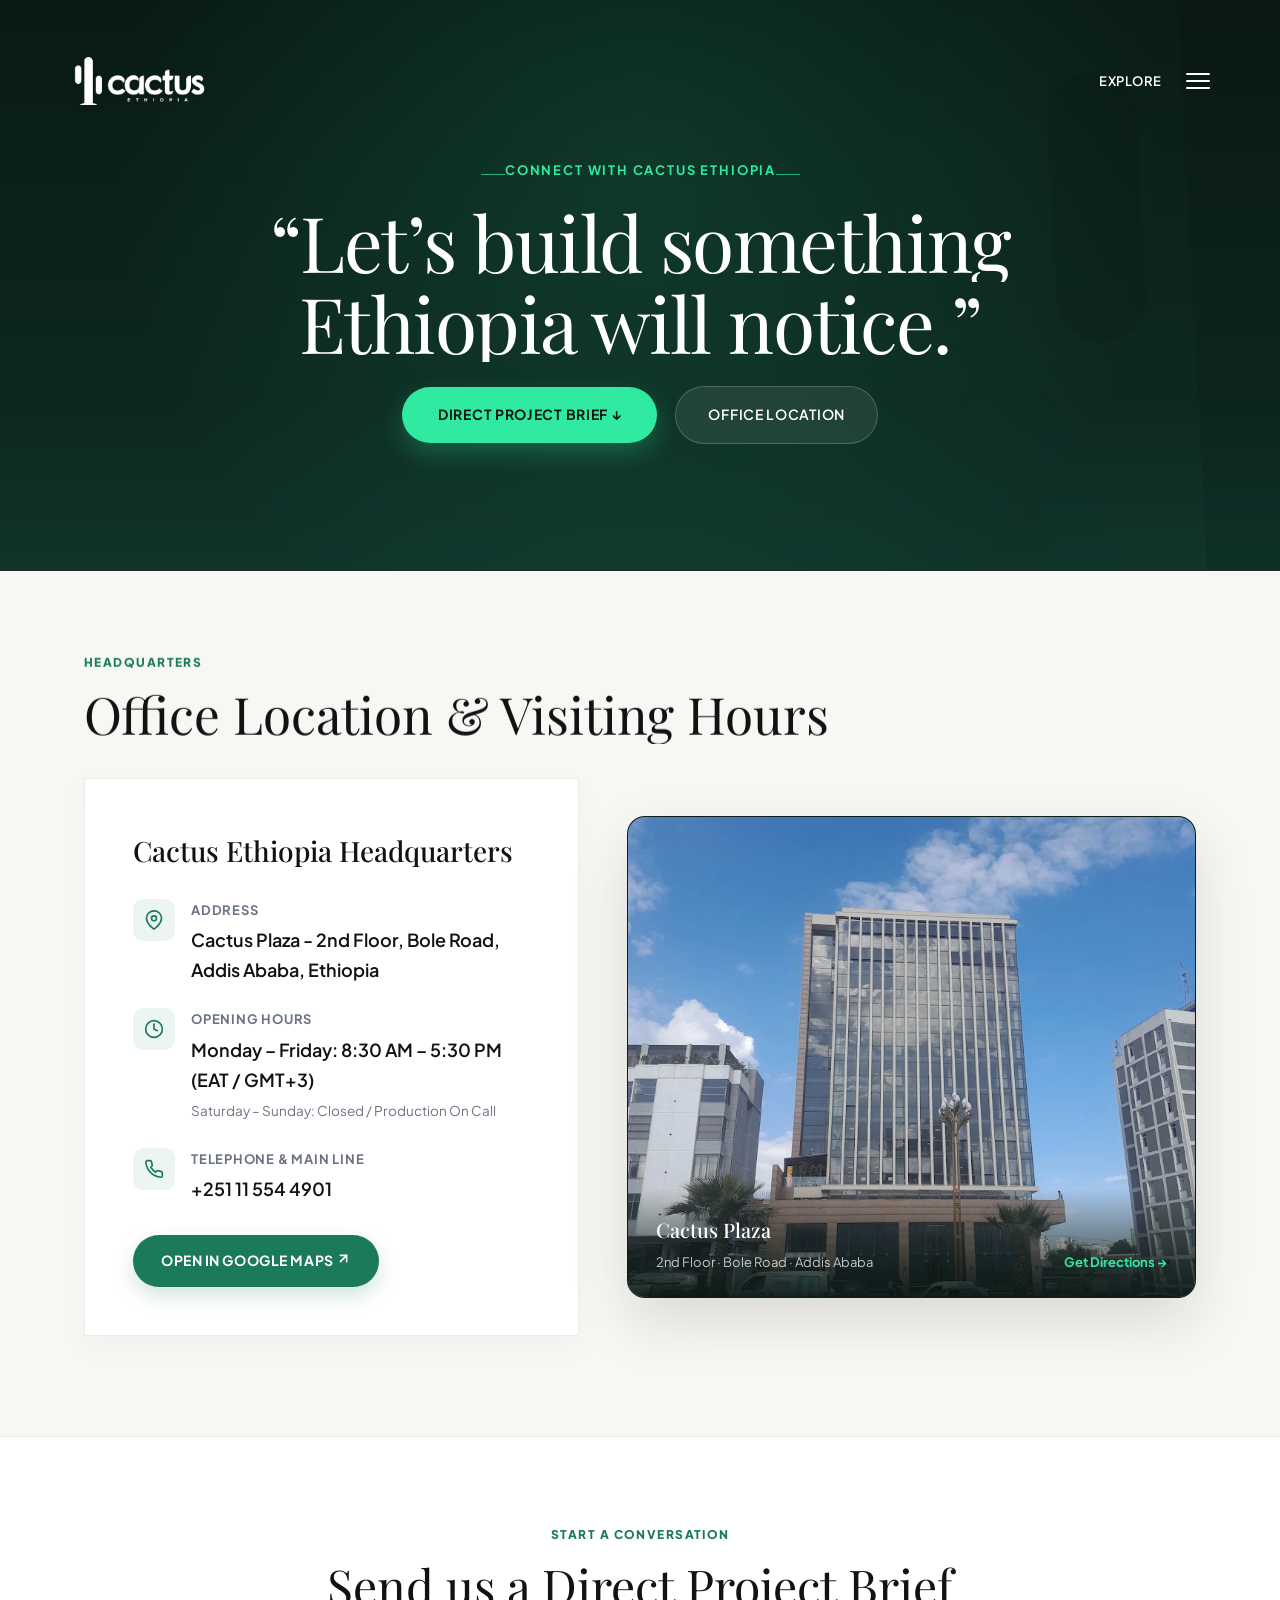
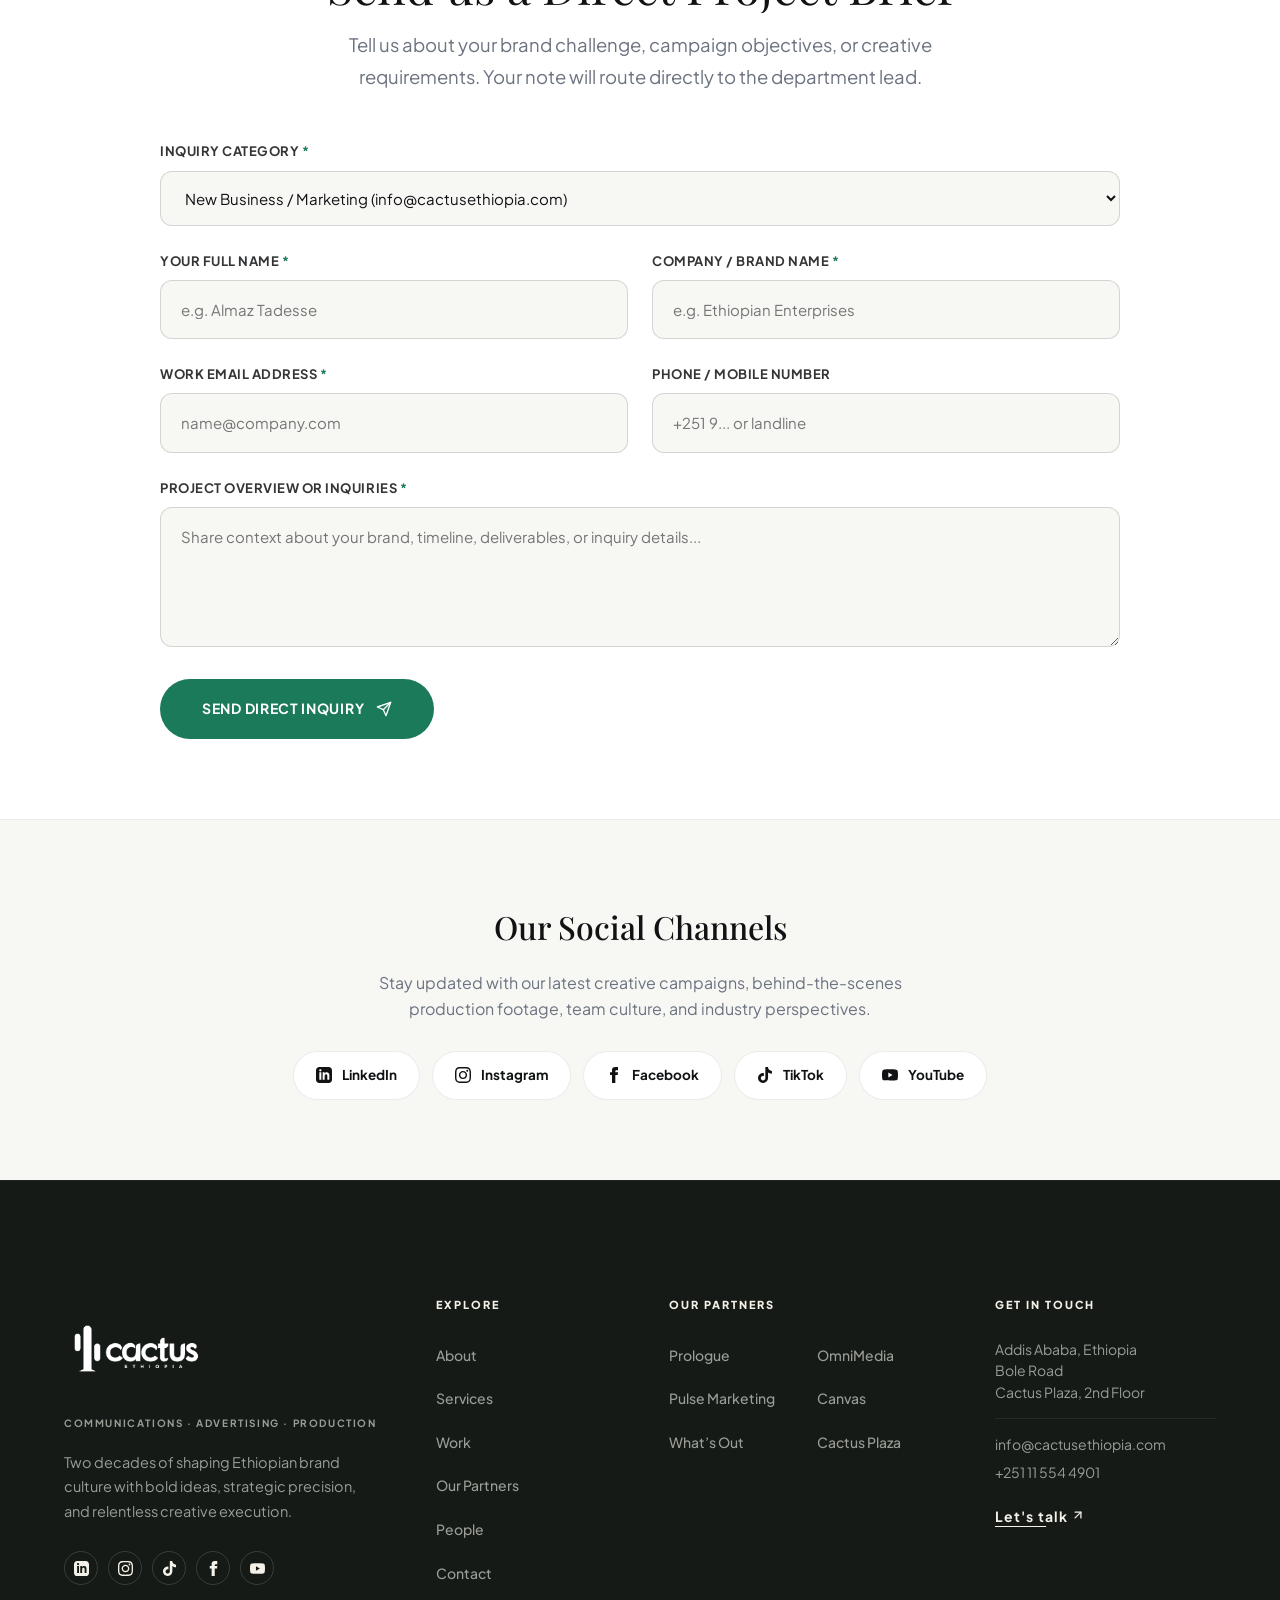
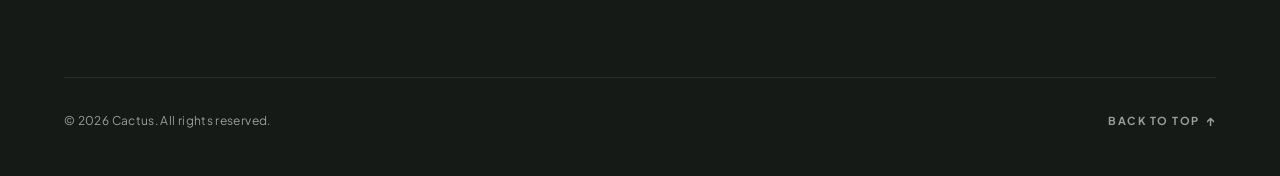
<file: contact.html>
<!DOCTYPE html>
<html lang="en">
<head>
  <meta charset="UTF-8" />
  <meta name="viewport" content="width=device-width, initial-scale=1.0, viewport-fit=cover" />
  <title>Contact Us — Cactus Ethiopia | Let’s Build Something Ethiopia Will Notice</title>

  <link rel="preconnect" href="https://fonts.googleapis.com">
  <link rel="preconnect" href="https://fonts.gstatic.com" crossorigin>
  <link href="https://fonts.googleapis.com/css2?family=Playfair+Display:ital,wght@0,400;0,500;0,600;0,700;1,400;1,600&family=Plus+Jakarta+Sans:wght@400;500;600;700;800&display=swap" rel="stylesheet">
  <link rel="stylesheet" href="assets/brand-architecture.css">
  <link rel="stylesheet" href="assets/motion.css">

  <style>
    /* =========================================================
       RESET & DESIGN SYSTEM
    ========================================================= */
    * {
      margin: 0;
      padding: 0;
      box-sizing: border-box;
    }

    :root {
      --font-display: "Playfair Display", Georgia, "Times New Roman", serif;
      --font-body: "Plus Jakarta Sans", -apple-system, BlinkMacSystemFont, "Segoe UI", Roboto, Arial, sans-serif;
      --green: #1a7a5a;
      --green-bright: #2feaa0;
      --cream: #f7f7f4;
      --cream-card: #ffffff;
      --black: #101214;
      --dark-green: #0d211c;
      --dark-black: #0c1210;
      --white: #ffffff;
      --border-light: rgba(16, 18, 20, 0.08);
      --border-dark: rgba(255, 255, 255, 0.12);
      --muted: #6b7280;
      --transition: 400ms cubic-bezier(0.16, 1, 0.3, 1);
    }

    html {
      scroll-behavior: smooth;
    }

    body {
      width: 100%;
      min-height: 100vh;
      font-family: var(--font-body);
      font-size: 18px;
      line-height: 1.7;
      background: var(--cream);
      color: var(--black);
      overflow-x: hidden;
      -webkit-font-smoothing: antialiased;
      -moz-osx-font-smoothing: grayscale;
    }

    button, a, input, select, textarea {
      font: inherit;
    }

    button {
      border: 0;
      background: none;
      cursor: pointer;
    }

    img {
      display: block;
      max-width: 100%;
    }

    /* =========================================================
       HEADER
    ========================================================= */
    .header {
      position: fixed;
      top: 0;
      left: 0;
      width: 100%;
      padding: 26px 5vw;
      display: flex;
      align-items: center;
      justify-content: space-between;
      z-index: 100;
      background: transparent;
      color: #ffffff;
      transition: background 300ms ease, color 300ms ease, box-shadow 300ms ease, padding 300ms ease;
    }

    .header.is-scrolled {
      background: rgba(247, 247, 244, 0.95);
      backdrop-filter: blur(16px);
      -webkit-backdrop-filter: blur(16px);
      color: var(--black);
      border-bottom: 1px solid var(--border-light);
      box-shadow: 0 4px 24px rgba(0, 0, 0, 0.06);
      padding: 18px 5vw;
    }

    .logo-wrap {
      display: inline-flex;
      align-items: center;
      text-decoration: none;
    }

    .logo {
      width: 155px;
      height: auto;
      object-fit: contain;
      display: block;
      filter: brightness(0) invert(1) drop-shadow(0 1px 3px rgba(0, 0, 0, 0.2));
      transition: filter 300ms ease;
    }

    .header.is-scrolled .logo {
      filter: none;
    }

    .header-nav {
      display: flex;
      align-items: center;
      gap: 24px;
    }

    .explore {
      display: flex;
      align-items: center;
      gap: 12px;
      font-size: 13px;
      font-weight: 600;
      letter-spacing: 0.04em;
      text-transform: uppercase;
      color: inherit;
      cursor: pointer;
      user-select: none;
    }

    .menu-button {
      width: 30px;
      height: 24px;
      display: flex;
      flex-direction: column;
      justify-content: center;
      gap: 5px;
      color: inherit;
      padding: 2px 0;
    }

    .menu-button span {
      display: block;
      width: 24px;
      height: 2px;
      background: currentColor;
      border-radius: 2px;
      transition: transform 300ms ease, opacity 300ms ease;
      transform-origin: center;
    }

    .menu-button.is-active span:nth-child(1) {
      transform: translateY(7px) rotate(45deg);
    }

    .menu-button.is-active span:nth-child(2) {
      opacity: 0;
      transform: scaleX(0);
    }

    .menu-button.is-active span:nth-child(3) {
      transform: translateY(-7px) rotate(-45deg);
    }

    /* =========================================================
       HERO BANNER
    ========================================================= */
    .contact-hero {
      position: relative;
      background: linear-gradient(180deg, #091a15 0%, #0d2720 70%, #10342a 100%);
      color: #ffffff;
      padding-top: clamp(130px, 17vh, 180px);
      padding-bottom: clamp(100px, 14vh, 140px);
      text-align: center;
      overflow: hidden;
      border-bottom: 1px solid rgba(255, 255, 255, 0.08);
    }

    .contact-hero::before {
      content: "";
      position: absolute;
      inset: 0;
      background: radial-gradient(circle at 50% 30%, rgba(47, 234, 160, 0.12) 0%, transparent 70%);
      pointer-events: none;
    }

    .contact-hero-inner {
      position: relative;
      z-index: 2;
      max-width: 1080px;
      margin: 0 auto;
      padding: 0 5vw;
    }

    .hero-eyebrow {
      display: inline-flex;
      align-items: center;
      gap: 10px;
      font-size: 13px;
      font-weight: 700;
      letter-spacing: 0.14em;
      text-transform: uppercase;
      color: var(--green-bright);
      margin-bottom: 20px;
    }

    .hero-eyebrow::before,
    .hero-eyebrow::after {
      content: "";
      display: inline-block;
      width: 24px;
      height: 1px;
      background: var(--green-bright);
      opacity: 0.7;
    }

    .hero-heading {
      font-family: var(--font-display);
      font-size: clamp(40px, 6vw, 84px);
      line-height: 1.05;
      font-weight: 400;
      letter-spacing: -0.02em;
      color: #ffffff;
      margin-bottom: 24px;
      text-wrap: balance;
      text-wrap: pretty;
    }

    .hero-subtitle {
      font-size: clamp(17px, 1.45vw, 21.5px);
      line-height: 1.7;
      color: rgba(255, 255, 255, 0.85);
      max-width: 780px;
      margin: 0 auto 36px;
    }

    .hero-actions-row {
      display: flex;
      justify-content: center;
      align-items: center;
      gap: 18px;
      flex-wrap: wrap;
    }

    .btn-hero-primary {
      display: inline-flex;
      align-items: center;
      gap: 12px;
      padding: 16px 36px;
      background: var(--green-bright);
      color: #061914;
      font-size: 14px;
      font-weight: 700;
      letter-spacing: 0.05em;
      text-transform: uppercase;
      text-decoration: none;
      border-radius: 999px;
      box-shadow: 0 10px 25px rgba(47, 234, 160, 0.25);
      transition: transform 250ms ease, box-shadow 250ms ease, background 250ms ease;
    }

    .btn-hero-primary:hover {
      background: #ffffff;
      transform: translateY(-2px);
      box-shadow: 0 14px 30px rgba(255, 255, 255, 0.2);
    }

    .btn-hero-secondary {
      display: inline-flex;
      align-items: center;
      gap: 10px;
      padding: 16px 32px;
      background: rgba(255, 255, 255, 0.08);
      color: #ffffff;
      border: 1px solid rgba(255, 255, 255, 0.2);
      font-size: 14px;
      font-weight: 600;
      letter-spacing: 0.05em;
      text-transform: uppercase;
      text-decoration: none;
      border-radius: 999px;
      transition: background 250ms ease, border-color 250ms ease;
    }

    .btn-hero-secondary:hover {
      background: rgba(255, 255, 255, 0.16);
      border-color: #ffffff;
    }

    /* =========================================================
       SECTION 01: INQUIRY CATEGORIES (5 CARDS)
    ========================================================= */
    .section-inquiries {
      position: relative;
      margin-top: clamp(-50px, -6vw, -70px);
      padding: 0 5vw 80px;
      z-index: 20;
    }

    .inquiries-container {
      max-width: 1240px;
      margin: 0 auto;
    }

    .inquiries-grid {
      display: grid;
      grid-template-columns: repeat(3, 1fr);
      gap: 24px;
    }

    .inquiry-card {
      background: #ffffff;
      border: 1px solid var(--border-light);
      border-radius: 0;
      padding: 36px 32px;
      box-shadow: 0 12px 36px rgba(0, 0, 0, 0.04);
      display: flex;
      flex-direction: column;
      justify-content: space-between;
      position: relative;
      overflow: hidden;
      transition: transform 300ms ease, box-shadow 300ms ease, border-color 300ms ease;
    }

    .inquiry-card:hover {
      transform: translateY(-5px);
      border-color: var(--green);
      box-shadow: 0 20px 48px rgba(26, 122, 90, 0.1);
    }

    .inquiry-card::before {
      content: "";
      position: absolute;
      top: 0;
      left: 0;
      right: 0;
      height: 4px;
      background: var(--green);
      opacity: 0;
      transition: opacity 300ms ease;
    }

    .inquiry-card:hover::before {
      opacity: 1;
    }

    .inquiry-card:nth-child(4) {
      grid-column: span 1;
    }

    .inquiry-card:nth-child(5) {
      grid-column: span 2;
    }

    .inquiry-header-row {
      display: flex;
      align-items: center;
      justify-content: space-between;
      gap: 16px;
      margin-bottom: 20px;
    }

    .inquiry-icon-box {
      width: 48px;
      height: 48px;
      border-radius: 12px;
      background: rgba(26, 122, 90, 0.08);
      color: var(--green);
      display: flex;
      align-items: center;
      justify-content: center;
      font-size: 20px;
      flex-shrink: 0;
      transition: background 300ms ease, color 300ms ease;
    }

    .inquiry-card:hover .inquiry-icon-box {
      background: var(--green);
      color: #ffffff;
    }

    .inquiry-num {
      font-size: 12px;
      font-weight: 800;
      color: var(--muted);
      letter-spacing: 0.1em;
    }

    .inquiry-title {
      font-family: var(--font-display);
      font-size: 24px;
      font-weight: 600;
      line-height: 1.25;
      color: var(--black);
      margin-bottom: 12px;
    }

    .inquiry-hook {
      font-size: 16px;
      line-height: 1.65;
      color: rgba(16, 18, 20, 0.75);
      margin-bottom: 28px;
    }

    .inquiry-email-wrap {
      display: flex;
      align-items: center;
      justify-content: space-between;
      gap: 12px;
      padding-top: 20px;
      border-top: 1px solid var(--border-light);
    }

    .email-link {
      color: var(--green);
      text-decoration: none;
      font-size: 14.5px;
      font-weight: 700;
      word-break: break-all;
      transition: color 200ms ease;
      display: inline-flex;
      align-items: center;
      gap: 8px;
    }

    .email-link:hover {
      color: var(--dark-green);
      text-decoration: underline;
    }

    .btn-quick-compose {
      padding: 6px 14px;
      border-radius: 999px;
      background: rgba(26, 122, 90, 0.08);
      color: var(--green);
      font-size: 12px;
      font-weight: 700;
      letter-spacing: 0.04em;
      text-decoration: none;
      white-space: nowrap;
      transition: background 200ms ease, color 200ms ease;
    }

    .btn-quick-compose:hover {
      background: var(--green);
      color: #ffffff;
    }

    /* =========================================================
       SECTION 02: OFFICE LOCATION SHOWCASE & VISUALS
    ========================================================= */
    .section-office {
      padding: 60px 5vw 100px;
      max-width: 1240px;
      margin: 0 auto;
      scroll-margin-top: 100px;
    }

    .section-header {
      margin-bottom: 48px;
    }

    .section-eyebrow {
      font-size: 12px;
      font-weight: 800;
      letter-spacing: 0.12em;
      text-transform: uppercase;
      color: var(--green);
      margin-bottom: 12px;
      display: block;
    }

    .section-heading {
      font-family: var(--font-display);
      font-size: clamp(32px, 4vw, 52px);
      line-height: 1.15;
      font-weight: 400;
      color: var(--black);
    }

    .office-grid {
      display: grid;
      grid-template-columns: 1fr 1.15fr;
      gap: 48px;
      align-items: center;
    }

    .office-details-card {
      background: #ffffff;
      border: 1px solid var(--border-light);
      border-radius: 0;
      padding: clamp(36px, 4vw, 48px);
      box-shadow: 0 10px 30px rgba(0, 0, 0, 0.03);
    }

    .office-headline {
      font-family: var(--font-display);
      font-size: 28px;
      font-weight: 500;
      color: var(--black);
      margin-bottom: 24px;
    }

    .office-info-list {
      display: flex;
      flex-direction: column;
      gap: 24px;
      margin-bottom: 32px;
    }

    .info-item {
      display: flex;
      align-items: flex-start;
      gap: 16px;
    }

    .info-icon {
      width: 42px;
      height: 42px;
      border-radius: 10px;
      background: rgba(26, 122, 90, 0.08);
      color: var(--green);
      display: flex;
      align-items: center;
      justify-content: center;
      font-size: 18px;
      flex-shrink: 0;
    }

    .info-content h4 {
      font-size: 13px;
      font-weight: 700;
      text-transform: uppercase;
      letter-spacing: 0.06em;
      color: var(--muted);
      margin-bottom: 4px;
    }

    .info-content p {
      font-size: 18px;
      line-height: 1.65;
      font-weight: 600;
      color: var(--black);
    }

    .btn-maps-action {
      display: inline-flex;
      align-items: center;
      gap: 12px;
      padding: 14px 28px;
      background: var(--green);
      color: #ffffff;
      font-size: 14px;
      font-weight: 700;
      letter-spacing: 0.04em;
      text-transform: uppercase;
      text-decoration: none;
      border-radius: 999px;
      box-shadow: 0 8px 20px rgba(26, 122, 90, 0.2);
      transition: background 250ms ease, transform 250ms ease;
    }

    .btn-maps-action:hover {
      background: var(--dark-green);
      transform: translateY(-2px);
    }

    .office-visual-wrap {
      position: relative;
      border-radius: 18px;
      overflow: hidden;
      box-shadow: 0 24px 60px rgba(0, 0, 0, 0.12);
      border: 1px solid var(--border-light);
      background: #0d1e19;
    }

    .office-img {
      width: 100%;
      height: 480px;
      object-fit: cover;
      display: block;
      transition: transform 500ms ease;
    }

    .office-visual-wrap:hover .office-img {
      transform: scale(1.02);
    }

    .office-img-overlay {
      position: absolute;
      bottom: 0;
      left: 0;
      right: 0;
      padding: 24px 28px;
      background: linear-gradient(180deg, transparent 0%, rgba(9, 23, 19, 0.92) 100%);
      color: #ffffff;
      display: flex;
      justify-content: space-between;
      align-items: flex-end;
    }

    .overlay-title {
      font-family: var(--font-display);
      font-size: 20px;
      font-weight: 500;
      margin-bottom: 4px;
    }

    .overlay-sub {
      font-size: 13px;
      color: rgba(255, 255, 255, 0.75);
    }

    /* =========================================================
       SECTION 03: INTERACTIVE CONTACT FORM
    ========================================================= */
    .section-form {
      padding: 80px 5vw;
      background: #ffffff;
      border-top: 1px solid var(--border-light);
      border-bottom: 1px solid var(--border-light);
    }

    .form-container {
      max-width: 960px;
      margin: 0 auto;
    }

    .form-intro {
      text-align: center;
      margin-bottom: 48px;
    }

    .form-title {
      font-family: var(--font-display);
      font-size: clamp(32px, 4vw, 48px);
      line-height: 1.15;
      font-weight: 400;
      color: var(--black);
      margin-bottom: 16px;
      text-wrap: balance;
      text-wrap: pretty;
    }

    .form-subtitle {
      font-size: 18.5px;
      color: var(--muted);
      max-width: 620px;
      margin: 0 auto;
      line-height: 1.72;
    }

    .cactus-form {
      display: grid;
      grid-template-columns: repeat(2, 1fr);
      gap: 24px;
    }

    .form-group {
      display: flex;
      flex-direction: column;
      gap: 8px;
    }

    .form-group.full-width {
      grid-column: 1 / -1;
    }

    .form-label {
      font-size: 13px;
      font-weight: 700;
      letter-spacing: 0.04em;
      text-transform: uppercase;
      color: rgba(16, 18, 20, 0.85);
    }

    .form-label span.req {
      color: var(--green);
    }

    .form-input,
    .form-select,
    .form-textarea {
      width: 100%;
      padding: 16px 20px;
      border: 1px solid rgba(16, 18, 20, 0.15);
      border-radius: 12px;
      background: var(--cream);
      color: var(--black);
      font-size: 15px;
      transition: border-color 200ms ease, background 200ms ease, box-shadow 200ms ease;
    }

    .form-input:focus,
    .form-select:focus,
    .form-textarea:focus {
      outline: none;
      border-color: var(--green);
      background: #ffffff;
      box-shadow: 0 0 0 4px rgba(26, 122, 90, 0.12);
    }

    .form-textarea {
      min-height: 140px;
      resize: vertical;
    }

    .form-actions {
      grid-column: 1 / -1;
      display: flex;
      align-items: center;
      justify-content: space-between;
      gap: 20px;
      margin-top: 8px;
    }

    .btn-submit-form {
      display: inline-flex;
      align-items: center;
      gap: 12px;
      padding: 18px 42px;
      background: var(--green);
      color: #ffffff;
      font-size: 14px;
      font-weight: 700;
      letter-spacing: 0.05em;
      text-transform: uppercase;
      border-radius: 999px;
      transition: background 250ms ease, transform 250ms ease, box-shadow 250ms ease;
    }

    .btn-submit-form:hover {
      background: var(--dark-green);
      transform: translateY(-2px);
      box-shadow: 0 10px 25px rgba(26, 122, 90, 0.25);
    }

    .form-status-msg {
      font-size: 14px;
      font-weight: 600;
      color: var(--green);
      display: none;
    }

    /* =========================================================
       SECTION 04: SOCIAL ECOSYSTEM
    ========================================================= */
    .section-social-eco {
      padding: 80px 5vw;
      max-width: 900px;
      margin: 0 auto;
      text-align: center;
    }

    .social-box {
      display: flex;
      flex-direction: column;
      align-items: center;
    }

    .social-box h3 {
      font-family: var(--font-display);
      font-size: 32px;
      font-weight: 500;
      margin-bottom: 16px;
    }

    .social-box p {
      font-size: 16px;
      line-height: 1.65;
      color: var(--muted);
      margin-bottom: 28px;
      max-width: 600px;
    }

    .social-pills-row {
      display: flex;
      flex-wrap: wrap;
      justify-content: center;
      gap: 12px;
    }

    .social-pill {
      display: inline-flex;
      align-items: center;
      gap: 10px;
      padding: 12px 22px;
      background: #ffffff;
      border: 1px solid var(--border-light);
      border-radius: 999px;
      color: var(--black);
      font-size: 13.5px;
      font-weight: 700;
      text-decoration: none;
      transition: transform 200ms ease, border-color 200ms ease, background 200ms ease, color 200ms ease;
    }

    .social-pill:hover {
      background: var(--green);
      color: #ffffff;
      border-color: var(--green);
      transform: translateY(-3px);
    }

    /* =========================================================
       SITE FOOTER (Architectural Minimal Cactus Editorial)
    ========================================================= */
    .site-footer {
      background-color: #151A17;
      color: #F4F1E8;
      position: relative;
      overflow: hidden;
      border-top: 1px solid rgba(255, 255, 255, 0.05);
    }

    .site-footer__inner {
      max-width: 1440px;
      margin: 0 auto;
      padding: clamp(80px, 9vw, 120px) 5vw 40px;
    }

    .site-footer__grid {
      display: grid;
      grid-template-columns: minmax(280px, 1.35fr) minmax(130px, 0.75fr) minmax(240px, 1.15fr) minmax(200px, 0.95fr);
      gap: clamp(32px, 4.5vw, 64px);
      align-items: start;
    }

    /* Column 1: Cactus Identity */
    .site-footer__col--brand {
      display: flex;
      flex-direction: column;
      align-items: flex-start;
    }

    .site-footer__logo-link {
      display: inline-block;
      text-decoration: none;
      margin-bottom: 14px;
    }

    .site-footer__logo {
      width: 148px;
      height: auto;
      display: block;
      filter: brightness(0) invert(1);
    }

    .site-footer__tagline-meta {
      font-size: 10px;
      font-weight: 700;
      letter-spacing: 0.16em;
      color: #9A9D96;
      text-transform: uppercase;
      margin-bottom: 18px;
    }

    .site-footer__positioning {
      font-size: 14.5px;
      line-height: 1.68;
      color: #9A9D96;
      max-width: 320px;
      margin-bottom: 28px;
    }

    .site-footer__socials {
      display: flex;
      align-items: center;
      gap: 10px;
    }

    .site-footer__social-btn {
      width: 34px;
      height: 34px;
      border: 1px solid rgba(244, 241, 232, 0.16);
      border-radius: 50%;
      color: #F4F1E8;
      display: inline-flex;
      align-items: center;
      justify-content: center;
      text-decoration: none;
      transition: background-color 300ms ease, border-color 300ms ease, color 300ms ease, transform 300ms ease;
    }

    .site-footer__social-btn:hover {
      background-color: #24523F;
      border-color: #24523F;
      color: #ffffff;
      transform: translateY(-2px);
    }

    /* Headings for Col 2, 3, 4 */
    .site-footer__heading {
      font-size: 11px;
      font-weight: 800;
      letter-spacing: 0.18em;
      text-transform: uppercase;
      color: #F4F1E8;
      margin-bottom: 24px;
    }

    /* Nav list styling */
    .site-footer__nav-list {
      list-style: none;
      display: flex;
      flex-direction: column;
      gap: 13px;
    }

    .site-footer__nav-link {
      font-size: 14px;
      font-weight: 500;
      color: #9A9D96;
      text-decoration: none;
      display: inline-block;
      transition: color 300ms ease, transform 300ms ease;
    }

    .site-footer__nav-link:hover {
      color: #F4F1E8;
      transform: translateX(4px);
    }

    /* Column 3: Our Family 2-column subgrid */
    .site-footer__family-grid {
      display: grid;
      grid-template-columns: repeat(2, minmax(0, 1fr));
      gap: 16px 28px;
    }

    /* Column 4: Get in touch address & CTA */
    .site-footer__address {
      font-style: normal;
      display: flex;
      flex-direction: column;
    }

    .site-footer__contact-line {
      font-size: 14px;
      line-height: 1.55;
      color: #9A9D96;
      margin: 0;
    }

    .site-footer__contact-meta {
      display: flex;
      flex-direction: column;
      gap: 5px;
      margin-top: 14px;
      padding-top: 14px;
      border-top: 1px solid rgba(244, 241, 232, 0.08);
    }

    .site-footer__contact-link {
      font-size: 14px;
      color: #9A9D96;
      text-decoration: none;
      transition: color 300ms ease;
    }

    .site-footer__contact-link:hover {
      color: #F4F1E8;
    }

    .site-footer__talk-cta {
      display: inline-flex;
      align-items: center;
      gap: 8px;
      margin-top: 20px;
      font-size: 14px;
      font-weight: 700;
      letter-spacing: 0.08em;
      text-transform: none;
      color: #F4F1E8;
      text-decoration: none;
      transition: color 300ms ease, gap 300ms ease;
    }

    .site-footer__talk-cta span {
      position: relative;
    }

    .site-footer__talk-cta span::after {
      content: "";
      position: absolute;
      bottom: -2px;
      left: 0;
      width: 100%;
      height: 1px;
      background: currentColor;
      transform: scaleX(0.7);
      transform-origin: left;
      transition: transform 300ms ease;
    }

    .site-footer__talk-cta:hover {
      color: #2feaa0;
      gap: 12px;
    }

    .site-footer__talk-cta:hover span::after {
      transform: scaleX(1);
    }

    /* Bottom Bar */
    .site-footer__bottom {
      margin-top: clamp(60px, 7vw, 90px);
      padding-top: 28px;
      border-top: 1px solid rgba(244, 241, 232, 0.08);
      display: flex;
      align-items: center;
      justify-content: space-between;
      gap: 20px;
      font-size: 12px;
      color: #9A9D96;
      letter-spacing: 0.03em;
    }

    .site-footer__copyright {
      font-size: 12px;
      color: #9A9D96;
    }

    .site-footer__back-to-top {
      display: inline-flex;
      align-items: center;
      gap: 6px;
      font-size: 11px;
      font-weight: 700;
      letter-spacing: 0.14em;
      text-transform: uppercase;
      color: #9A9D96;
      background: none;
      border: 0;
      cursor: pointer;
      padding: 6px 0;
      transition: color 250ms ease, transform 250ms ease;
    }

    .site-footer__back-to-top:hover {
      color: #F4F1E8;
      transform: translateY(-2px);
    }

    .site-footer__back-arrow {
      font-size: 13px;
      line-height: 1;
      display: inline-block;
      transition: transform 250ms ease;
    }

    .site-footer__back-to-top:hover .site-footer__back-arrow {
      transform: translateY(-2px);
    }

    /* Responsive */
    @media (max-width: 1024px) {
      .site-footer__grid {
        grid-template-columns: repeat(2, minmax(0, 1fr));
        gap: 48px 36px;
      }
      .site-footer__col--brand {
        grid-column: span 2;
      }
      .site-footer__positioning {
        max-width: 500px;
      }
    }

    @media (max-width: 640px) {
      .site-footer__grid {
        grid-template-columns: minmax(0, 1fr);
        gap: 40px;
      }
      .site-footer__col--brand {
        grid-column: span 1;
      }
      .site-footer__family-grid {
        grid-template-columns: repeat(2, minmax(0, 1fr));
        gap: 12px 20px;
      }
      .site-footer__bottom {
        flex-direction: column;
        align-items: flex-start;
        gap: 16px;
      }
    }

    /* =========================================================
       NAV SHEET
    ========================================================= */
    .navsheet {
      position: fixed;
      inset: 0;
      z-index: 200;
      visibility: hidden;
      transition: visibility 0s linear .44s;
    }

    .navsheet.is-open {
      visibility: visible;
      transition: visibility 0s linear 0s;
    }

    .navsheet__scrim {
      position: absolute; inset: 0;
      background: rgba(5,17,24,0.50);
      opacity: 0;
      backdrop-filter: blur(0px);
      -webkit-backdrop-filter: blur(0px);
      transition: opacity .32s ease, backdrop-filter .32s ease;
    }

    .navsheet.is-open .navsheet__scrim {
      opacity: 1;
      backdrop-filter: blur(8px);
      -webkit-backdrop-filter: blur(8px);
    }

    .navsheet__panel {
      position: absolute;
      top: 0; right: 0; bottom: 0;
      width: min(100%, 480px);
      display: flex; flex-direction: column;
      padding: 120px clamp(32px,6vw,56px) 48px;
      padding-bottom: max(48px, env(safe-area-inset-bottom));
      background: radial-gradient(circle at 85% 12%, rgba(47, 234, 160, 0.12) 0%, transparent 55%),
                  linear-gradient(165deg, #12211C 0%, #0d1a16 45%, #070f0c 100%);
      backdrop-filter: blur(30px) saturate(140%);
      -webkit-backdrop-filter: blur(30px) saturate(140%);
      border-left: 1px solid rgba(47, 234, 160, 0.14);
      box-shadow: -30px 0 80px rgba(0, 0, 0, 0.65), inset 1px 0 0 rgba(47, 234, 160, 0.06);
      color: #fff;
      overflow-y: auto;
      transform: translateX(100%);
      transition: transform .44s cubic-bezier(.7, 0, .84, 0);
    }

    .navsheet.is-open .navsheet__panel {
      transform: translateX(0);
      transition: transform .68s cubic-bezier(.16, 1, .3, 1);
    }

    .navsheet__list { list-style: none; }
    .navsheet__list li { border-top: 1px solid rgba(255,255,255,0.08); }
    .navsheet__list li:last-child { border-bottom: 1px solid rgba(255,255,255,0.08); }

    .navsheet__link {
      display: flex; align-items: center;
      justify-content: space-between;
      gap: 16px;
      padding: clamp(18px,2.8vh,26px) 2px;
      text-decoration: none;
      color: #fff;
      font-size: clamp(1.8rem,5vw,2.6rem);
      font-weight: 600;
      letter-spacing: -0.02em;
      line-height: 1.1;
      opacity: 0;
      transform: translateY(22px);
      transition: opacity .16s ease, transform .16s ease, color .25s ease;
    }

    .navsheet.is-open .navsheet__link {
      opacity: 1; transform: translateY(0);
      transition: opacity .6s cubic-bezier(.16, 1, .3, 1), transform .6s cubic-bezier(.16, 1, .3, 1), color .25s ease;
      transition-delay: calc(.18s + var(--i) * .07s), calc(.18s + var(--i) * .07s), 0s;
    }

    .navsheet__link svg {
      width: 22px; height: 22px;
      flex-shrink: 0; opacity: 0;
      transform: translateX(-10px);
      transition: opacity .3s ease, transform .3s ease;
    }

    .navsheet__link:hover, .navsheet__link:focus-visible, .navsheet__link.active { color: #2feaa0; }
    .navsheet__link:hover svg, .navsheet__link:focus-visible svg, .navsheet__link.active svg { opacity: 1; transform: translateX(0); }

    .navsheet__foot {
      margin-top: auto;
      padding-top: clamp(32px,6vh,56px);
      opacity: 0; transform: translateY(22px);
      transition: opacity .16s ease, transform .16s ease;
    }

    .navsheet.is-open .navsheet__foot {
      opacity: 1; transform: translateY(0);
      transition: opacity .6s cubic-bezier(.16, 1, .3, 1), transform .6s cubic-bezier(.16, 1, .3, 1);
      transition-delay: .44s;
    }

    .navsheet__contact { font-size: 14px; color: rgba(255,255,255,0.5); line-height: 1.8; }
    .navsheet__contact a { color: rgba(255,255,255,0.75); text-decoration: none; transition: color .2s ease; }
    .navsheet__contact a:hover { color: #fff; }

    /* =========================================================
       RESPONSIVE
    ========================================================= */
    @media (max-width: 1024px) {
      .inquiries-grid {
        grid-template-columns: repeat(2, 1fr);
      }
      .inquiry-card:nth-child(5) {
        grid-column: span 1;
      }
      .office-grid {
        grid-template-columns: 1fr;
        gap: 36px;
      }
    }

    @media (max-width: 768px) {
      .inquiries-grid {
        grid-template-columns: 1fr;
      }
      .inquiry-card:nth-child(4),
      .inquiry-card:nth-child(5) {
        grid-column: span 1;
      }
      .cactus-form {
        grid-template-columns: 1fr;
      }
      .form-actions {
        flex-direction: column;
        align-items: stretch;
      }
      .btn-submit-form {
        justify-content: center;
      }
    }

    @media (max-width: 640px) {
      .header {
        padding: 20px 5vw;
      }
      .contact-hero {
        padding-top: 110px;
        padding-bottom: 90px;
      }
      .office-img {
        height: 320px;
      }
      footer {
        flex-direction: column;
        gap: 16px;
        align-items: flex-start;
      }
    }
  </style>
</head>
<body>

  <!-- =======================================================
       HEADER
  ======================================================== -->
  <header class="header" id="siteHeader">
    <a href="index.html" class="logo-wrap">
      <img src="cactus-logo.png" class="logo" alt="Cactus Ethiopia" />
    </a>

    <div class="header-nav">
      <span class="explore" id="exploreBtn">Explore</span>
      <button class="menu-button" id="menuBtn" aria-label="Open menu">
        <span></span>
        <span></span>
        <span></span>
      </button>
    </div>
  </header>

  <main>
    <!-- =======================================================
         HERO SECTION
    ======================================================== -->
    <section class="contact-hero">
      <!-- Monumental Oversized Brand Mark in Contact Hero -->
      <div class="brand-monolith brand-monolith--hero-right brand-monolith--theme-obsidian" data-parallax data-parallax-speed="0.06" data-base-transform="rotate(-3deg)" aria-hidden="true">
        <img src="assets/cactus-mark.svg" alt="" />
      </div>
      <div class="contact-hero-inner">
        <span class="hero-eyebrow text-reveal-eyebrow">Connect With Cactus Ethiopia</span>
        <h1 class="hero-heading editorial-reveal-target">
          <span class="editorial-mask"><span class="editorial-reveal-line">&ldquo;Let’s build something</span></span>
          <span class="editorial-mask"><span class="editorial-reveal-line"><span>Ethiopia will&nbsp;notice.&rdquo;</span></span></span>
        </h1>
        <div class="hero-actions-row text-reveal-eyebrow">
          <a href="#message-form" class="btn-hero-primary">
            Direct Project Brief &darr;
          </a>
          <a href="#location" class="btn-hero-secondary">
            Office Location
          </a>
        </div>
      </div>
    </section>

    <!-- =======================================================
         SECTION 01: OFFICE LOCATION & VISUALS
    ======================================================== -->
    <section class="section-office" id="location" aria-label="Headquarters & Office Location">
      <div class="section-header">
        <span class="section-eyebrow text-reveal-eyebrow">Headquarters</span>
        <h2 class="section-heading editorial-reveal-target">
          <span class="editorial-mask"><span class="editorial-reveal-line">Office Location &amp; Visiting Hours</span></span>
        </h2>
      </div>

      <div class="office-grid">
        <!-- Left: Office Details -->
        <div class="office-details-card">
          <h3 class="office-headline text-reveal-body">Cactus Ethiopia Headquarters</h3>
          <div class="office-info-list">
            <!-- Address -->
            <div class="info-item">
              <div class="info-icon">
                <svg width="20" height="20" viewBox="0 0 24 24" fill="none" stroke="currentColor" stroke-width="2" stroke-linecap="round" stroke-linejoin="round"><path d="M21 10c0 7-9 13-9 13s-9-6-9-13a9 9 0 0 1 18 0z"></path><circle cx="12" cy="10" r="3"></circle></svg>
              </div>
              <div class="info-content">
                <h4 class="text-reveal-eyebrow">Address</h4>
                <p class="text-reveal-body">Cactus Plaza - 2nd Floor, Bole Road, Addis Ababa, Ethiopia</p>
              </div>
            </div>

            <!-- Opening Hours -->
            <div class="info-item">
              <div class="info-icon">
                <svg width="20" height="20" viewBox="0 0 24 24" fill="none" stroke="currentColor" stroke-width="2" stroke-linecap="round" stroke-linejoin="round"><circle cx="12" cy="12" r="10"></circle><polyline points="12 6 12 12 16 14"></polyline></svg>
              </div>
              <div class="info-content">
                <h4 class="text-reveal-eyebrow">Opening Hours</h4>
                <p class="text-reveal-body">Monday &ndash; Friday: 8:30 AM &ndash; 5:30 PM (EAT / GMT+3)<br><span style="font-size:13.5px; font-weight:400; color:var(--muted);">Saturday &ndash; Sunday: Closed / Production On Call</span></p>
              </div>
            </div>

            <!-- Phone & Contact -->
            <div class="info-item">
              <div class="info-icon">
                <svg width="20" height="20" viewBox="0 0 24 24" fill="none" stroke="currentColor" stroke-width="2" stroke-linecap="round" stroke-linejoin="round"><path d="M22 16.92v3a2 2 0 0 1-2.18 2 19.79 19.79 0 0 1-8.63-3.07 19.5 19.5 0 0 1-6-6 19.79 19.79 0 0 1-3.07-8.67A2 2 0 0 1 4.11 2h3a2 2 0 0 1 2 1.72 12.84 12.84 0 0 0 .7 2.81 2 2 0 0 1-.45 2.11L8.09 9.91a16 16 0 0 0 6 6l1.27-1.27a2 2 0 0 1 2.11-.45 12.84 12.84 0 0 0 2.81.7A2 2 0 0 1 22 16.92z"></path></svg>
              </div>
              <div class="info-content">
                <h4 class="text-reveal-eyebrow">Telephone &amp; Main Line</h4>
                <p class="text-reveal-body"><a href="tel:+251115544901" style="color:inherit; text-decoration:none;">+251 11 554 4901</a></p>
              </div>
            </div>
          </div>

          <!-- Google Map CTA -->
          <a href="https://maps.google.com/?q=Cactus+Plaza+Bole+Road+Addis+Ababa+Ethiopia" target="_blank" rel="noopener noreferrer" class="btn-maps-action text-reveal-eyebrow">
            Open in Google Maps
            <svg width="15" height="15" viewBox="0 0 24 24" fill="none" stroke="currentColor" stroke-width="2.5" stroke-linecap="round" stroke-linejoin="round"><line x1="7" y1="17" x2="17" y2="7"></line><polyline points="7 7 17 7 17 17"></polyline></svg>
          </a>
        </div>

        <!-- Right: Office Building Visual -->
        <div class="office-visual-wrap">
          <img src="assets/cactusplaza.png" alt="Cactus Plaza Headquarters on Bole Road, Addis Ababa" class="office-img" loading="lazy" />
          <div class="office-img-overlay">
            <div>
              <div class="overlay-title">Cactus Plaza</div>
              <div class="overlay-sub">2nd Floor &middot; Bole Road &middot; Addis Ababa</div>
            </div>
            <a href="https://maps.google.com/?q=Cactus+Plaza+Bole+Road+Addis+Ababa+Ethiopia" target="_blank" rel="noopener noreferrer" style="color:var(--green-bright); font-weight:700; font-size:13px; text-decoration:none;">
              Get Directions &rarr;
            </a>
          </div>
        </div>
      </div>
    </section>

    <!-- =======================================================
         SECTION 03: INTERACTIVE DIRECT MESSAGE FORM
    ======================================================== -->
    <section class="section-form" id="message-form" aria-label="Send Direct Brief">
      <div class="form-container">
        <div class="form-intro">
          <span class="section-eyebrow text-reveal-eyebrow">Start A Conversation</span>
          <h2 class="form-title editorial-reveal-target">
            <span class="editorial-mask"><span class="editorial-reveal-line">Send us a Direct Project Brief</span></span>
          </h2>
          <p class="form-subtitle text-reveal-body">
            Tell us about your brand challenge, campaign objectives, or creative requirements. Your note will route directly to the department lead.
          </p>
        </div>

        <form class="cactus-form" id="contactForm" onsubmit="handleFormSubmit(event)">
          <!-- Department Selector -->
          <div class="form-group full-width">
            <label class="form-label" for="deptSelect">Inquiry Category <span class="req">*</span></label>
            <select class="form-select" id="deptSelect" required>
              <option value="New Business / Marketing">New Business / Marketing (info@cactusethiopia.com)</option>
              <option value="Digital Services">Digital Services (saba.medhin@cactusethiopia.com)</option>
              <option value="Production">Production — Film, Radio &amp; Content (biruk.bisrat@cactusethiopia.com)</option>
              <option value="Media">Media — Planning &amp; Buying (tihut.zekarias@cactusethiopia.com)</option>
              <option value="HR / Careers">HR / Careers &amp; Portfolios (info@cactusethiopia.com)</option>
            </select>
          </div>

          <!-- Full Name -->
          <div class="form-group">
            <label class="form-label" for="fullName">Your Full Name <span class="req">*</span></label>
            <input type="text" class="form-input" id="fullName" placeholder="e.g. Almaz Tadesse" required />
          </div>

          <!-- Company / Brand -->
          <div class="form-group">
            <label class="form-label" for="companyName">Company / Brand Name <span class="req">*</span></label>
            <input type="text" class="form-input" id="companyName" placeholder="e.g. Ethiopian Enterprises" required />
          </div>

          <!-- Email -->
          <div class="form-group">
            <label class="form-label" for="emailAddr">Work Email Address <span class="req">*</span></label>
            <input type="email" class="form-input" id="emailAddr" placeholder="name@company.com" required />
          </div>

          <!-- Phone -->
          <div class="form-group">
            <label class="form-label" for="phoneNum">Phone / Mobile Number</label>
            <input type="tel" class="form-input" id="phoneNum" placeholder="+251 9... or landline" />
          </div>

          <!-- Message -->
          <div class="form-group full-width">
            <label class="form-label" for="projectBrief">Project Overview or Inquiries <span class="req">*</span></label>
            <textarea class="form-textarea" id="projectBrief" placeholder="Share context about your brand, timeline, deliverables, or inquiry details..." required></textarea>
          </div>

          <!-- Action -->
          <div class="form-actions">
            <button type="submit" class="btn-submit-form">
              Send Direct Inquiry
              <svg width="16" height="16" viewBox="0 0 24 24" fill="none" stroke="currentColor" stroke-width="2" stroke-linecap="round" stroke-linejoin="round"><line x1="22" y1="2" x2="11" y2="13"></line><polygon points="22 2 15 22 11 13 2 9 22 2"></polygon></svg>
            </button>
            <span class="form-status-msg" id="formStatusMsg">✓ Thank you! Opening your email client to send your message...</span>
          </div>
        </form>
      </div>
    </section>

    <!-- =======================================================
         SECTION 04: SOCIAL ECOSYSTEM
    ======================================================== -->
    <section class="section-social-eco" aria-label="Social Ecosystem">
      <div class="social-box">
        <h3 class="editorial-reveal-target">
          <span class="editorial-mask"><span class="editorial-reveal-line">Our Social Channels</span></span>
        </h3>
        <p class="text-reveal-body">
          Stay updated with our latest creative campaigns, behind-the-scenes production footage, team culture, and industry perspectives.
        </p>
        <div class="social-pills-row text-reveal-eyebrow">
          <a href="https://www.linkedin.com/company/cactus-advertising/" target="_blank" rel="noopener noreferrer" class="social-pill">
            <svg width="16" height="16" viewBox="0 0 24 24" fill="currentColor"><path d="M19 0h-14c-2.761 0-5 2.239-5 5v14c0 2.761 2.239 5 5 5h14c2.762 0 5-2.239 5-5v-14c0-2.761-2.238-5-5-5zm-11 19h-3v-11h3v11zm-1.5-12.268c-.966 0-1.75-.79-1.75-1.764s.784-1.764 1.75-1.764 1.75.79 1.75 1.764-.783 1.764-1.75 1.764zm13.5 12.268h-3v-5.604c0-3.368-4-3.113-4 0v5.604h-3v-11h3v1.765c1.396-2.586 7-2.777 7 2.476v6.759z"/></svg>
            LinkedIn
          </a>
          <a href="https://www.instagram.com/cactusethiopia/?hl=en" target="_blank" rel="noopener noreferrer" class="social-pill">
            <svg width="16" height="16" viewBox="0 0 24 24" fill="currentColor"><path d="M12 2.163c3.204 0 3.584.012 4.85.07 3.252.148 4.771 1.691 4.919 4.919.058 1.265.069 1.645.069 4.849 0 3.205-.012 3.584-.069 4.849-.149 3.225-1.664 4.771-4.919 4.919-1.266.058-1.644.07-4.85.07-3.204 0-3.584-.012-4.849-.07-3.26-.149-4.771-1.699-4.919-4.92-.058-1.265-.07-1.644-.07-4.849 0-3.204.013-3.583.07-4.849.149-3.227 1.664-4.771 4.919-4.919 1.266-.057 1.645-.069 4.849-.069zm0-2.163c-3.259 0-3.667.014-4.947.072-4.358.2-6.78 2.618-6.98 6.98-.059 1.281-.073 1.689-.073 4.948 0 3.259.014 3.668.072 4.948.2 4.358 2.618 6.78 6.98 6.98 1.281.058 1.689.072 4.948.072 3.259 0 3.668-.014 4.948-.072 4.354-.2 6.782-2.618 6.979-6.98.059-1.28.073-1.689.073-4.948 0-3.259-.014-3.667-.072-4.947-.196-4.354-2.617-6.78-6.979-6.98-1.281-.059-1.69-.073-4.949-.073zm0 5.838c-3.403 0-6.162 2.759-6.162 6.162s2.759 6.163 6.162 6.163 6.162-2.759 6.162-6.163c0-3.403-2.759-6.162-6.162-6.162zm0 10.162c-2.209 0-4-1.79-4-4 0-2.209 1.791-4 4-4s4 1.791 4 4c0 2.21-1.791 4-4 4zm6.406-11.845c-.796 0-1.441.645-1.441 1.44s.645 1.44 1.441 1.44c.795 0 1.439-.645 1.439-1.44s-.644-1.44-1.439-1.44z"/></svg>
            Instagram
          </a>
          <a href="https://www.facebook.com/cactusethiopia" target="_blank" rel="noopener noreferrer" class="social-pill">
            <svg width="16" height="16" viewBox="0 0 24 24" fill="currentColor"><path d="M9 8H6v4h3v12h5V12h3.642L18 8h-4V6.333C14 5.374 14.5 5 15.5 5H18V0h-3.808C10.595 0 9 1.582 9 4.615V8z"/></svg>
            Facebook
          </a>
          <a href="https://www.tiktok.com/@cactusethiopia?is_from_webapp=1&sender_device=pc" target="_blank" rel="noopener noreferrer" class="social-pill">
            <svg width="16" height="16" viewBox="0 0 24 24" fill="currentColor"><path d="M12.525.02c1.31-.02 2.61-.01 3.91-.02.08 1.53.63 3.09 1.75 4.17 1.12 1.11 2.7 1.62 4.24 1.79v4.03c-1.44-.05-2.89-.35-4.2-.97-.57-.26-1.1-.59-1.62-.93-.01 2.92.01 5.84-.02 8.75-.08 1.4-.54 2.79-1.35 3.94-1.31 1.92-3.58 3.17-5.91 3.21-1.43.08-2.86-.31-4.08-1.03-2.02-1.19-3.44-3.37-3.65-5.71-.02-.5-.03-1-.01-1.49.18-1.9 1.12-3.72 2.58-4.96 1.66-1.44 3.98-2.13 6.15-1.72.02 1.48-.04 2.96-.04 4.44-.99-.32-2.15-.23-3.02.37-.63.41-1.11 1.04-1.36 1.75-.21.51-.24 1.07-.14 1.61.24 1.64 1.82 3.02 3.5 2.87 1.12-.01 2.19-.66 2.77-1.61.19-.33.4-.67.41-1.06.1-1.79.06-3.57.07-5.36.01-4.03-.01-8.05.02-12.07z"/></svg>
            TikTok
          </a>
          <a href="https://www.youtube.com/@cactusethiopia" target="_blank" rel="noopener noreferrer" class="social-pill">
            <svg width="16" height="16" viewBox="0 0 24 24" fill="currentColor"><path d="M23.498 6.186a3.016 3.016 0 0 0-2.122-2.136C19.505 3.545 12 3.545 12 3.545s-7.505 0-9.377.505A3.017 3.017 0 0 0 .502 6.186C0 8.07 0 12 0 12s0 3.93.502 5.814a3.016 3.016 0 0 0 2.122 2.136c1.871.505 9.376.505 9.376.505s7.505 0 9.377-.505a3.015 3.015 0 0 0 2.122-2.136C24 15.93 24 12 24 12s0-3.93-.502-5.814zM9.545 15.568V8.432L15.818 12l-6.273 3.568z"/></svg>
            YouTube
          </a>
        </div>
      </div>
    </section>
  </main>

  <!-- =======================================================
       SITE FOOTER (Architectural Minimal Cactus Editorial)
  ======================================================== -->
  <footer class="site-footer" id="siteFooter">
    <div class="site-footer__inner">

      <!-- MAIN 4-COLUMN GRID -->
      <div class="site-footer__grid">

        <!-- COLUMN 1: CACTUS IDENTITY -->
        <div class="site-footer__col site-footer__col--brand">
          <a href="index.html" class="site-footer__logo-link" aria-label="Cactus Ethiopia Home">
            <img src="cactus-logo.png" alt="Cactus Ethiopia" class="site-footer__logo" />
          </a>
          <div class="site-footer__tagline-meta text-reveal-eyebrow">
            <span>COMMUNICATIONS &middot; ADVERTISING &middot; PRODUCTION</span>
          </div>
          <p class="site-footer__positioning text-reveal-body">
            Two decades of shaping Ethiopian brand culture with bold ideas, strategic precision, and relentless creative execution.
          </p>
          <div class="site-footer__socials text-reveal-eyebrow" aria-label="Social media links">
            <a href="https://www.linkedin.com/company/cactus-advertising/" target="_blank" rel="noopener noreferrer" class="site-footer__social-btn" aria-label="LinkedIn">
              <svg viewBox="0 0 24 24" width="15" height="15" fill="currentColor"><path d="M19 0h-14c-2.761 0-5 2.239-5 5v14c0 2.761 2.239 5 5 5h14c2.762 0 5-2.239 5-5v-14c0-2.761-2.238-5-5-5zm-11 19h-3v-11h3v11zm-1.5-12.268c-.966 0-1.75-.79-1.75-1.764s.784-1.764 1.75-1.764 1.75.79 1.75 1.764-.783 1.764-1.75 1.764zm13.5 12.268h-3v-5.604c0-3.368-4-3.113-4 0v5.604h-3v-11h3v1.765c1.396-2.586 7-2.777 7 2.476v6.759z"/></svg>
            </a>
            <a href="https://www.instagram.com/cactusethiopia/?hl=en" target="_blank" rel="noopener noreferrer" class="site-footer__social-btn" aria-label="Instagram">
              <svg viewBox="0 0 24 24" width="15" height="15" fill="currentColor"><path d="M12 2.163c3.204 0 3.584.012 4.85.07 3.252.148 4.771 1.691 4.919 4.919.058 1.265.069 1.645.069 4.849 0 3.205-.012 3.584-.069 4.849-.149 3.225-1.664 4.771-4.919 4.919-1.266.058-1.644.07-4.85.07-3.204 0-3.584-.012-4.849-.07-3.26-.149-4.771-1.699-4.919-4.92-.058-1.265-.07-1.644-.07-4.849 0-3.204.013-3.583.07-4.849.149-3.227 1.664-4.771 4.919-4.919 1.266-.057 1.645-.069 4.849-.069zm0-2.163c-3.259 0-3.667.014-4.947.072-4.358.2-6.78 2.618-6.98 6.98-.059 1.281-.073 1.689-.073 4.948 0 3.259.014 3.668.072 4.948.2 4.358 2.618 6.78 6.98 6.98 1.281.058 1.689.072 4.948.072 3.259 0 3.668-.014 4.948-.072 4.354-.2 6.782-2.618 6.979-6.98.059-1.28.073-1.689.073-4.948 0-3.259-.014-3.667-.072-4.947-.196-4.354-2.617-6.78-6.979-6.98-1.281-.059-1.69-.073-4.949-.073zm0 5.838c-3.403 0-6.162 2.759-6.162 6.162s2.759 6.163 6.162 6.163 6.162-2.759 6.162-6.163c0-3.403-2.759-6.162-6.162-6.162zm0 10.162c-2.209 0-4-1.79-4-4 0-2.209 1.791-4 4-4s4 1.791 4 4c0 2.21-1.791 4-4 4zm6.406-11.845c-.796 0-1.441.645-1.441 1.44s.645 1.44 1.441 1.44c.795 0 1.439-.645 1.439-1.44s-.644-1.44-1.439-1.44z"/></svg>
            </a>
            <a href="https://www.tiktok.com/@cactusethiopia?is_from_webapp=1&sender_device=pc" target="_blank" rel="noopener noreferrer" class="site-footer__social-btn" aria-label="TikTok">
              <svg viewBox="0 0 24 24" width="15" height="15" fill="currentColor"><path d="M12.525.02c1.31-.02 2.61-.01 3.91-.02.08 1.53.63 3.09 1.75 4.17 1.12 1.11 2.7 1.62 4.24 1.79v4.03c-1.44-.05-2.89-.35-4.2-.97-.57-.26-1.1-.59-1.62-.93-.01 2.92.01 5.84-.02 8.75-.08 1.4-.54 2.79-1.35 3.94-1.31 1.92-3.58 3.17-5.91 3.21-1.43.08-2.86-.31-4.08-1.03-2.02-1.19-3.44-3.37-3.65-5.71-.02-.5-.03-1-.01-1.49.18-1.9 1.12-3.72 2.58-4.96 1.66-1.44 3.98-2.13 6.15-1.72.02 1.48-.04 2.96-.04 4.44-.99-.32-2.15-.23-3.02.37-.63.41-1.11 1.04-1.36 1.75-.21.51-.24 1.07-.14 1.61.24 1.64 1.82 3.02 3.5 2.87 1.12-.01 2.19-.66 2.77-1.61.19-.33.4-.67.41-1.06.1-1.79.06-3.57.07-5.36.01-4.03-.01-8.05.02-12.07z"/></svg>
            </a>
            <a href="https://www.facebook.com/cactusethiopia" target="_blank" rel="noopener noreferrer" class="site-footer__social-btn" aria-label="Facebook">
              <svg viewBox="0 0 24 24" width="15" height="15" fill="currentColor"><path d="M9 8H6v4h3v12h5V12h3.642L18 8h-4V6.333C14 5.374 14.5 5 15.5 5H18V0h-3.808C10.595 0 9 1.582 9 4.615V8z"/></svg>
            </a>
            <a href="https://www.youtube.com/@cactusethiopia" target="_blank" rel="noopener noreferrer" class="site-footer__social-btn" aria-label="YouTube">
              <svg viewBox="0 0 24 24" width="15" height="15" fill="currentColor"><path d="M23.498 6.186a3.016 3.016 0 0 0-2.122-2.136C19.505 3.545 12 3.545 12 3.545s-7.505 0-9.377.505A3.017 3.017 0 0 0 .502 6.186C0 8.07 0 12 0 12s0 3.93.502 5.814a3.016 3.016 0 0 0 2.122 2.136c1.871.505 9.376.505 9.376.505s7.505 0 9.377-.505a3.015 3.015 0 0 0 2.122-2.136C24 15.93 24 12 24 12s0-3.93-.502-5.814zM9.545 15.568V8.432L15.818 12l-6.273 3.568z"/></svg>
            </a>
          </div>
        </div>

        <!-- COLUMN 2: EXPLORE -->
        <div class="site-footer__col site-footer__col--nav">
          <h4 class="site-footer__heading text-reveal-eyebrow">EXPLORE</h4>
          <ul class="site-footer__nav-list">
            <li><a href="about.html" class="site-footer__nav-link text-reveal-body">About</a></li>
            <li><a href="services.html" class="site-footer__nav-link text-reveal-body">Services</a></li>
            <li><a href="work.html" class="site-footer__nav-link text-reveal-body">Work</a></li>
            <li><a href="partners.html" class="site-footer__nav-link text-reveal-body">Our Partners</a></li>
            <li><a href="about.html#team" class="site-footer__nav-link text-reveal-body">People</a></li>
            <li><a href="contact.html" class="site-footer__nav-link text-reveal-body">Contact</a></li>
          </ul>
        </div>

        <!-- COLUMN 3: OUR FAMILY -->
        <div class="site-footer__col site-footer__col--family">
          <h4 class="site-footer__heading text-reveal-eyebrow">OUR PARTNERS</h4>
          <div class="site-footer__family-grid">
            <ul class="site-footer__nav-list">
              <li><a href="partners.html#prologue" class="site-footer__nav-link text-reveal-body">Prologue</a></li>
              <li><a href="partners.html#pulse" class="site-footer__nav-link text-reveal-body">Pulse Marketing</a></li>
              <li><a href="partners.html#whats-out" class="site-footer__nav-link text-reveal-body">What’s Out</a></li>
            </ul>
            <ul class="site-footer__nav-list">
              <li><a href="partners.html#omnimedia" class="site-footer__nav-link text-reveal-body">OmniMedia</a></li>
              <li><a href="partners.html#canvas" class="site-footer__nav-link text-reveal-body">Canvas</a></li>
              <li><a href="contact.html#plaza" class="site-footer__nav-link text-reveal-body">Cactus Plaza</a></li>
            </ul>
          </div>
        </div>

        <!-- COLUMN 4: GET IN TOUCH -->
        <div class="site-footer__col site-footer__col--contact">
          <h4 class="site-footer__heading text-reveal-eyebrow">GET IN TOUCH</h4>
          <address class="site-footer__address">
            <p class="site-footer__contact-line text-reveal-body">Addis Ababa, Ethiopia</p>
            <p class="site-footer__contact-line text-reveal-body">Bole Road</p>
            <p class="site-footer__contact-line text-reveal-body">Cactus Plaza, 2nd Floor</p>
            <div class="site-footer__contact-meta">
              <a href="mailto:info@cactusethiopia.com" class="site-footer__contact-link text-reveal-body">info@cactusethiopia.com</a>
              <a href="tel:+251115544901" class="site-footer__contact-link text-reveal-body">+251 11 554 4901</a>
            </div>
            <a href="contact.html" class="site-footer__talk-cta text-reveal-eyebrow">
              <span>Let's talk</span>
              <svg viewBox="0 0 24 24" width="14" height="14" fill="none" stroke="currentColor" stroke-width="2.2" stroke-linecap="round" stroke-linejoin="round"><line x1="7" y1="17" x2="17" y2="7"></line><polyline points="7 7 17 7 17 17"></polyline></svg>
            </a>
          </address>
        </div>

      </div>

      <!-- BOTTOM BAR: HORIZONTAL DIVIDER + LEGAL + BACK TO TOP -->
      <div class="site-footer__bottom">
        <div class="site-footer__copyright text-reveal-eyebrow">
          &copy; 2026 Cactus. All rights reserved.
        </div>
        <button type="button" class="site-footer__back-to-top text-reveal-eyebrow" id="backToTopBtn" aria-label="Back to top">
          <span>BACK TO TOP</span>
          <span class="site-footer__back-arrow">&uarr;</span>
        </button>
      </div>

    </div>
  </footer>

  <!-- =======================================================
       NAV SHEET
  ======================================================== -->
  <div class="navsheet" id="navSheet" inert>
    <div class="navsheet__scrim" id="navCloseScrim"></div>
    <nav class="navsheet__panel" aria-label="Menu">
      <ul class="navsheet__list">
        <li style="--i:0"><a class="navsheet__link" href="index.html"><span>Home Page</span><svg viewBox="0 0 24 24" fill="none" stroke="currentColor" stroke-width="2" stroke-linecap="round" stroke-linejoin="round" aria-hidden="true"><path d="M5 12h14M13 6l6 6-6 6"/></svg></a></li>
        <li style="--i:1"><a class="navsheet__link" href="about.html"><span>About Us</span><svg viewBox="0 0 24 24" fill="none" stroke="currentColor" stroke-width="2" stroke-linecap="round" stroke-linejoin="round" aria-hidden="true"><path d="M5 12h14M13 6l6 6-6 6"/></svg></a></li>
        <li style="--i:2"><a class="navsheet__link" href="work.html"><span>Our Work</span><svg viewBox="0 0 24 24" fill="none" stroke="currentColor" stroke-width="2" stroke-linecap="round" stroke-linejoin="round" aria-hidden="true"><path d="M5 12h14M13 6l6 6-6 6"/></svg></a></li>
        <li style="--i:3"><a class="navsheet__link" href="services.html"><span>Our Services</span><svg viewBox="0 0 24 24" fill="none" stroke="currentColor" stroke-width="2" stroke-linecap="round" stroke-linejoin="round" aria-hidden="true"><path d="M5 12h14M13 6l6 6-6 6"/></svg></a></li>
        <li style="--i:4"><a class="navsheet__link" href="partners.html"><span>Our Partners</span><svg viewBox="0 0 24 24" fill="none" stroke="currentColor" stroke-width="2" stroke-linecap="round" stroke-linejoin="round" aria-hidden="true"><path d="M5 12h14M13 6l6 6-6 6"/></svg></a></li>
        <li style="--i:5"><a class="navsheet__link active" href="contact.html"><span>Contact</span><svg viewBox="0 0 24 24" fill="none" stroke="currentColor" stroke-width="2" stroke-linecap="round" stroke-linejoin="round" aria-hidden="true"><path d="M5 12h14M13 6l6 6-6 6"/></svg></a></li>
      </ul>
      <div class="navsheet__foot">
        <div class="navsheet__contact">
          Cactus Plaza - 2nd Floor, Bole Road<br>
          Addis Ababa, Ethiopia<br>
          <a href="tel:+251115544901">+251 11 554 4901</a><br>
          <a href="mailto:info@cactusethiopia.com">info@cactusethiopia.com</a>
        </div>
      </div>
    </nav>
  </div>

  <!-- =======================================================
       SCRIPTS
  ======================================================== -->
  <script>
    // Header scroll background behavior
    const siteHeader = document.getElementById("siteHeader");
    const handleScroll = () => {
      if (window.scrollY > 60) {
        siteHeader.classList.add("is-scrolled");
      } else {
        siteHeader.classList.remove("is-scrolled");
      }
    };
    window.addEventListener("scroll", handleScroll, { passive: true });
    handleScroll();

    // Menu toggle behavior
    const menuBtn = document.getElementById("menuBtn");
    const exploreBtn = document.getElementById("exploreBtn");
    const navSheet = document.getElementById("navSheet");
    const navClose = document.getElementById("navCloseScrim");
    let isMenuOpen = false;

    function setMenu(open) {
      isMenuOpen = open;
      if (navSheet) navSheet.classList.toggle("is-open", isMenuOpen);
      if (menuBtn) menuBtn.classList.toggle("is-active", isMenuOpen);
      if (isMenuOpen) {
        navSheet.removeAttribute("inert");
      } else {
        navSheet.setAttribute("inert", "");
      }
    }

    if (menuBtn) menuBtn.addEventListener("click", () => setMenu(!isMenuOpen));
    if (exploreBtn) exploreBtn.addEventListener("click", () => setMenu(!isMenuOpen));
    if (navClose) navClose.addEventListener("click", () => setMenu(false));
    if (navSheet) {
      navSheet.addEventListener("click", (e) => {
        if (e.target.closest("a")) setMenu(false);
      });
    }
    window.addEventListener("keydown", (e) => {
      if ((e.key === "Escape" || e.key === "Esc") && isMenuOpen) setMenu(false);
    });

    // Select department from cards
    function selectDepartment(deptName) {
      const select = document.getElementById("deptSelect");
      for (let i = 0; i < select.options.length; i++) {
        if (select.options[i].value.startsWith(deptName) || select.options[i].text.includes(deptName)) {
          select.selectedIndex = i;
          break;
        }
      }
      const formEl = document.getElementById("message-form");
      if (formEl) {
        const top = formEl.getBoundingClientRect().top + window.pageYOffset - 90;
        window.scrollTo({ top, behavior: "smooth" });
      }
      document.getElementById("fullName").focus();
    }

    // Form submission handler
    function handleFormSubmit(e) {
      e.preventDefault();
      const dept = document.getElementById("deptSelect").value;
      const name = document.getElementById("fullName").value;
      const company = document.getElementById("companyName").value;
      const email = document.getElementById("emailAddr").value;
      const phone = document.getElementById("phoneNum").value;
      const brief = document.getElementById("projectBrief").value;

      // Department email routing map
      const deptEmailMap = {
        "New Business / Marketing": "info@cactusethiopia.com",
        "Digital Services": "saba.medhin@cactusethiopia.com",
        "Production": "biruk.bisrat@cactusethiopia.com",
        "Media": "tihut.zekarias@cactusethiopia.com",
        "HR / Careers": "info@cactusethiopia.com"
      };

      const recipient = deptEmailMap[dept] || "info@cactusethiopia.com";
      const subject = encodeURIComponent(`[Website Inquiry] ${dept} — ${company} (${name})`);
      const body = encodeURIComponent(
        `Hello Cactus Ethiopia Team,\n\n` +
        `Department: ${dept}\n` +
        `Sender Name: ${name}\n` +
        `Company / Brand: ${company}\n` +
        `Email: ${email}\n` +
        `Phone: ${phone || "Not provided"}\n\n` +
        `Project Overview / Inquiry:\n${brief}\n\n` +
        `Sent via cactusethiopia.com`
      );

      const statusMsg = document.getElementById("formStatusMsg");
      statusMsg.style.display = "inline-block";

      setTimeout(() => {
        window.location.href = `mailto:${recipient}?subject=${subject}&body=${body}`;
      }, 400);
    }

    // Back to top smooth scroll
    const backToTopBtn = document.getElementById("backToTopBtn");
    if (backToTopBtn) {
      backToTopBtn.addEventListener("click", () => {
        window.scrollTo({ top: 0, behavior: "smooth" });
      });
    }
  </script>

  <!-- Brand Architecture Parallax Engine & Universal Motion Engine -->
  <script src="assets/brand-architecture.js" defer></script>
  <script src="assets/motion.js" defer></script>
</body>
</html>
</file>
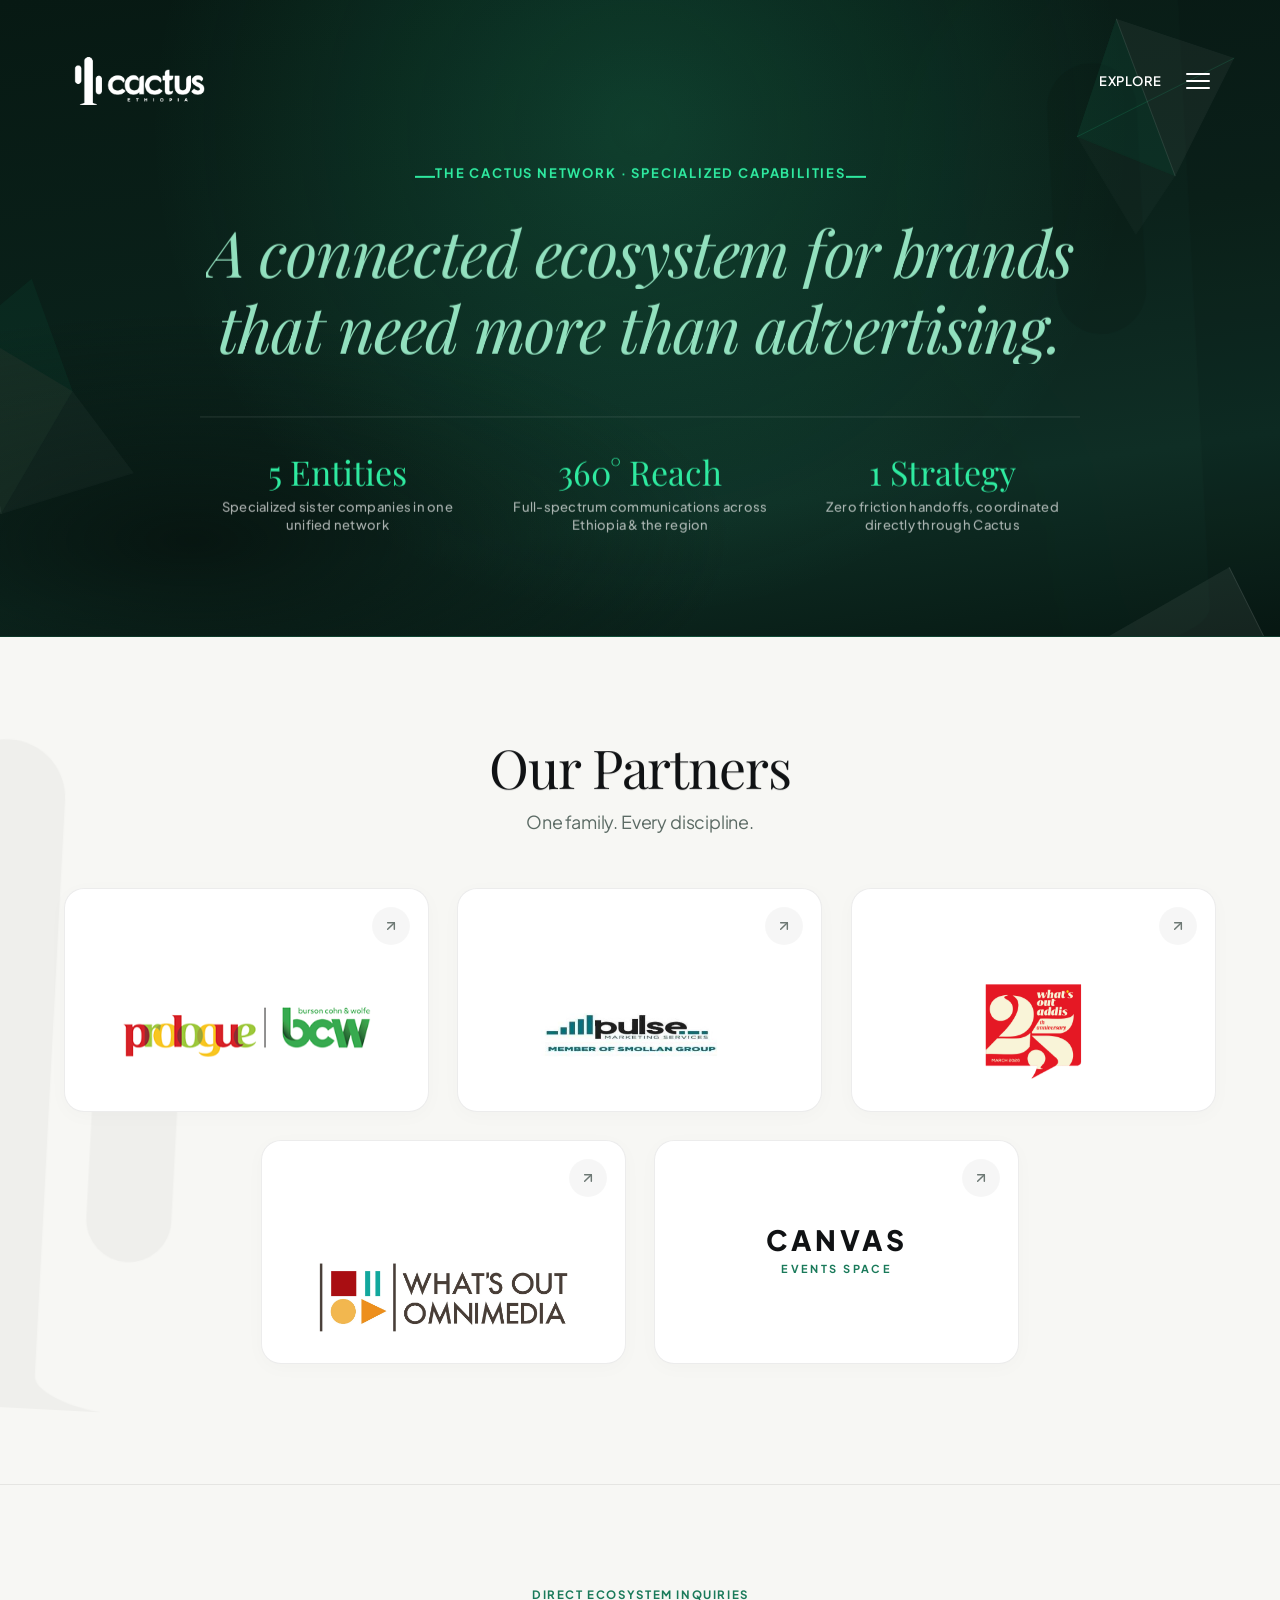
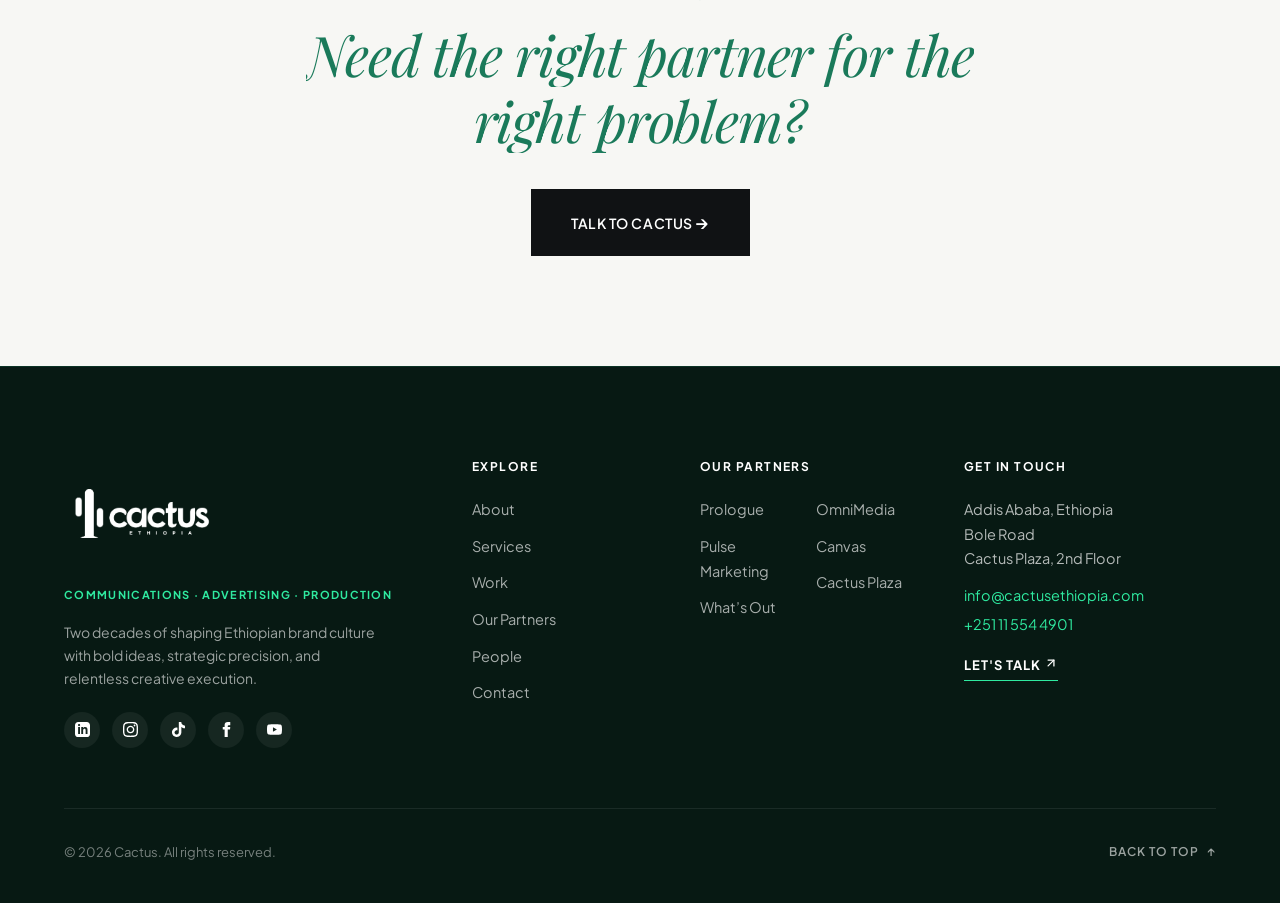
<file: partners.html>
<!DOCTYPE html>
<html lang="en">
<head>
  <meta charset="UTF-8" />
  <meta name="viewport" content="width=device-width, initial-scale=1.0, viewport-fit=cover" />
  <title>Our Partners — Cactus Ethiopia | A connected ecosystem for brands that need more than advertising.</title>

  <link rel="preconnect" href="https://fonts.googleapis.com">
  <link rel="preconnect" href="https://fonts.gstatic.com" crossorigin>
  <link href="https://fonts.googleapis.com/css2?family=Playfair+Display:ital,wght@0,400;0,500;0,600;1,400;1,600&family=Plus+Jakarta+Sans:wght@400;500;600;700;800&display=swap" rel="stylesheet">
  <link rel="stylesheet" href="assets/brand-architecture.css">
  <link rel="stylesheet" href="assets/motion.css">

  <style>
    /* =========================================================
       RESET & ROOT VARIABLES (Unified Brand Identity)
    ========================================================= */
    * {
      margin: 0;
      padding: 0;
      box-sizing: border-box;
    }

    :root {
      --font-display: "Playfair Display", Georgia, "Times New Roman", serif;
      --font-body: "Plus Jakarta Sans", -apple-system, BlinkMacSystemFont, "Segoe UI", Roboto, Arial, sans-serif;
      --green: #1a7a5a;
      --green-bright: #2feaa0;
      --cream: #f7f7f4;
      --black: #101214;
      --dark-green: #071913;
      --dark-black: #101514;
      --white: #ffffff;
      --border-light: rgba(16, 18, 20, 0.08);
      --border-dark: rgba(255, 255, 255, 0.1);
      --muted: #5c6b65;
      --card-bg: #ffffff;
      --transition: 360ms cubic-bezier(0.16, 1, 0.3, 1);
    }

    html {
      scroll-behavior: smooth;
    }

    body {
      width: 100%;
      min-height: 100vh;
      font-family: var(--font-body);
      font-size: 18px;
      line-height: 1.7;
      background: var(--cream);
      color: var(--black);
      overflow-x: hidden;
      -webkit-font-smoothing: antialiased;
      -moz-osx-font-smoothing: grayscale;
    }

    button, a {
      font: inherit;
    }

    button {
      border: 0;
      background: none;
      cursor: pointer;
    }

    img {
      display: block;
      max-width: 100%;
    }

    /* =========================================================
       HEADER (Sticky, starts transparent on dark hero, frosted on scroll)
    ========================================================= */
    .header {
      position: fixed;
      top: 0;
      left: 0;
      width: 100%;
      padding: 26px 5vw;
      display: flex;
      align-items: center;
      justify-content: space-between;
      z-index: 100;
      background: transparent;
      color: #ffffff;
      transition: background 300ms ease, color 300ms ease, box-shadow 300ms ease, padding 300ms ease;
    }

    .header.is-scrolled {
      background: rgba(247, 247, 244, 0.95);
      backdrop-filter: blur(16px);
      -webkit-backdrop-filter: blur(16px);
      color: var(--black);
      border-bottom: 1px solid var(--border-light);
      box-shadow: 0 4px 24px rgba(0, 0, 0, 0.06);
      padding: 18px 5vw;
    }

    .logo-wrap {
      display: inline-flex;
      align-items: center;
      text-decoration: none;
    }

    .logo {
      width: 155px;
      height: auto;
      object-fit: contain;
      display: block;
      filter: brightness(0) invert(1);
      transition: filter 300ms ease;
    }

    .header.is-scrolled .logo {
      filter: none;
    }

    .header-nav {
      display: flex;
      align-items: center;
      gap: 24px;
    }

    .explore {
      display: flex;
      align-items: center;
      gap: 12px;
      font-size: 13px;
      font-weight: 600;
      letter-spacing: 0.04em;
      text-transform: uppercase;
      color: inherit;
      cursor: pointer;
      user-select: none;
    }

    .menu-button {
      width: 30px;
      height: 24px;
      display: flex;
      flex-direction: column;
      justify-content: center;
      gap: 5px;
      color: inherit;
      padding: 2px 0;
      background: none;
      border: none;
      cursor: pointer;
    }

    .menu-button span {
      display: block;
      width: 24px;
      height: 2px;
      background: currentColor;
      border-radius: 2px;
      transition: transform 300ms ease, opacity 300ms ease;
      transform-origin: center;
    }

    .menu-button.is-active span:nth-child(1) {
      transform: translateY(7px) rotate(45deg);
    }
    .menu-button.is-active span:nth-child(2) {
      opacity: 0;
      transform: scaleX(0);
    }
    .menu-button.is-active span:nth-child(3) {
      transform: translateY(-7px) rotate(-45deg);
    }

    /* =========================================================
       HERO SECTION (Matching Services & About deep emerald theme)
    ========================================================= */
    .partners-hero {
      position: relative;
      background:
        radial-gradient(circle at 50% 20%, rgba(47, 234, 160, 0.16) 0%, transparent 60%),
        radial-gradient(ellipse 65% 55% at 15% 85%, rgba(6, 18, 14, 0.85) 0%, transparent 65%),
        linear-gradient(172deg, #071913 0%, #0a211a 45%, #0e2d24 75%, #071913 100%);
      color: #ffffff;
      padding: 170px 5vw 100px;
      overflow: hidden;
      border-bottom: 1px solid rgba(47, 234, 160, 0.14);
      text-align: center;
    }

    .hero-ambient-layer {
      position: absolute;
      inset: 0;
      pointer-events: none;
      z-index: 1;
      overflow: hidden;
    }

    .hero-facet {
      position: absolute;
      pointer-events: none;
      opacity: 0.85;
    }

    .hero-facet-tr {
      top: -20px;
      right: 2vw;
      width: clamp(180px, 20vw, 280px);
      height: auto;
    }

    .hero-facet-ml {
      top: 36%;
      left: -40px;
      width: clamp(140px, 16vw, 220px);
      height: auto;
    }

    .hero-facet-br {
      bottom: -30px;
      right: -20px;
      width: clamp(180px, 22vw, 300px);
      height: auto;
    }

    .hero-container {
      max-width: 1100px;
      margin: 0 auto;
      position: relative;
      z-index: 2;
      display: flex;
      flex-direction: column;
      align-items: center;
      text-align: center;
    }

    .hero-eyebrow {
      display: inline-flex;
      align-items: center;
      gap: 10px;
      font-size: clamp(11px, 2vw, 13px);
      font-weight: 700;
      letter-spacing: 0.14em;
      text-transform: uppercase;
      color: var(--green-bright);
      margin-bottom: 24px;
    }

    .hero-eyebrow::before,
    .hero-eyebrow::after {
      content: "";
      display: inline-block;
      width: 20px;
      height: 2px;
      background: var(--green-bright);
    }

    .hero-headline {
      font-family: var(--font-display);
      font-size: clamp(32px, 5.2vw, 64px);
      font-weight: 400;
      line-height: 1.18;
      letter-spacing: -0.02em;
      color: #ffffff;
      max-width: 960px;
      margin: 0 auto clamp(36px, 4.5vw, 52px);
      text-align: center;
      text-wrap: balance;
    }

    .hero-headline span {
      color: #92e0be;
      font-style: italic;
    }

    .hero-subtext {
      font-size: clamp(17.5px, 1.5vw, 21px);
      line-height: 1.72;
      color: rgba(255, 255, 255, 0.78);
      max-width: 780px;
      margin: 0 auto 48px;
      text-align: center;
    }

    .hero-metrics {
      display: grid;
      grid-template-columns: repeat(3, 1fr);
      gap: 28px;
      padding-top: 36px;
      border-top: 1px solid rgba(255, 255, 255, 0.12);
      max-width: 880px;
      width: 100%;
      text-align: center;
    }

    @media (max-width: 768px) {
      .hero-metrics {
        grid-template-columns: 1fr;
        gap: 20px;
      }
    }

    .metric-item {
      display: flex;
      flex-direction: column;
      align-items: center;
      gap: 6px;
    }

    .metric-number {
      font-family: var(--font-display);
      font-size: 34px;
      font-weight: 400;
      color: var(--green-bright);
      line-height: 1.1;
    }

    .metric-label {
      font-size: 13px;
      font-weight: 500;
      color: rgba(255, 255, 255, 0.65);
      letter-spacing: 0.02em;
      line-height: 1.4;
    }

    /* =========================================================
       OUR FAMILY SECTION (Exact match to reference image)
       media_1790160507391.png
       - Large bold title: OUR FAMILY
       - Subtitle: One family. Every discipline.
       - Clean white cards with subtle shadow, centered logo,
         and visit site icon (↗) in top-right
    ========================================================= */
    .family-section {
      width: 100%;
      padding: 95px 5vw 120px;
      background: var(--cream);
      position: relative;
    }

    .family-section-header {
      text-align: center;
      max-width: 820px;
      margin: 0 auto 52px;
    }

    .family-section-eyebrow {
      display: inline-block;
      font-size: 11.5px;
      font-weight: 700;
      letter-spacing: 0.16em;
      text-transform: uppercase;
      color: var(--green);
      margin-bottom: 12px;
    }

    .family-main-title {
      font-family: var(--font-display);
      font-size: clamp(34px, 4.2vw, 56px);
      font-weight: 400;
      letter-spacing: -0.02em;
      color: var(--black);
      line-height: 1.15;
      margin-bottom: 14px;
      text-align: center;
      text-wrap: balance;
      text-wrap: pretty;
    }

    .family-main-subtitle {
      font-family: var(--font-body);
      font-size: clamp(16.5px, 1.4vw, 20px);
      font-weight: 400;
      color: var(--muted);
      letter-spacing: -0.01em;
      line-height: 1.6;
      text-align: center;
      text-wrap: balance;
    }

    .family-cards-grid {
      display: flex;
      flex-wrap: wrap;
      justify-content: center;
      gap: 28px;
      max-width: 1280px;
      margin: 0 auto;
    }

    /* Partner Card */
    .partner-card {
      position: relative;
      display: flex;
      align-items: center;
      justify-content: center;
      background: #ffffff;
      border-radius: 20px;
      border: 1px solid rgba(16, 18, 20, 0.08);
      box-shadow: 0 4px 20px rgba(0, 0, 0, 0.025);
      padding: 56px 36px;
      min-height: 220px;
      flex: 0 1 calc((100% - 56px) / 3);
      min-width: 320px;
      max-width: 390px;
      text-decoration: none;
      color: inherit;
      transition: transform var(--transition), box-shadow var(--transition), border-color var(--transition);
      cursor: pointer;
      overflow: hidden;
    }

    @media (max-width: 1024px) {
      .partner-card {
        flex: 0 1 calc((100% - 28px) / 2);
      }
    }

    @media (max-width: 680px) {
      .partner-card {
        flex: 1 1 100%;
        max-width: 100%;
      }
    }

    .partner-card:hover {
      transform: translateY(-6px);
      box-shadow: 0 18px 40px rgba(0, 0, 0, 0.08);
      border-color: rgba(26, 122, 90, 0.35);
    }

    /* Visit site icon (↗) in top-right corner */
    .partner-card__action {
      position: absolute;
      top: 18px;
      right: 18px;
      width: 38px;
      height: 38px;
      border-radius: 50%;
      display: flex;
      align-items: center;
      justify-content: center;
      background: rgba(16, 18, 20, 0.035);
      color: #6d7874;
      transition: background 260ms ease, color 260ms ease, transform 260ms ease;
    }

    .partner-card:hover .partner-card__action {
      background: #eafaf1;
      color: var(--green);
      transform: translate(2px, -2px);
    }

    .partner-card__logo-wrap {
      display: flex;
      align-items: center;
      justify-content: center;
      width: 100%;
      height: 100%;
      min-height: 110px;
    }

    .partner-card__logo {
      max-width: 215px;
      max-height: 82px;
      width: auto;
      height: auto;
      object-fit: contain;
      transition: transform var(--transition);
      display: block;
    }

    .partner-card:hover .partner-card__logo {
      transform: scale(1.05);
    }

    /* Clean Typographic Logo for Canvas */
    .logo-canvas-text {
      display: flex;
      flex-direction: column;
      align-items: center;
      justify-content: center;
      text-align: center;
      transition: transform var(--transition);
    }

    .partner-card:hover .logo-canvas-text {
      transform: scale(1.05);
    }

    .logo-canvas-title {
      font-family: var(--font-body);
      font-size: 28px;
      font-weight: 800;
      letter-spacing: 0.12em;
      color: #101214;
      line-height: 1;
    }

    .logo-canvas-sub {
      font-family: var(--font-body);
      font-size: 11px;
      font-weight: 700;
      letter-spacing: 0.22em;
      color: var(--green);
      text-transform: uppercase;
      margin-top: 6px;
    }

    /* =========================================================
       CLOSING CTA SECTION (Centered headlines, balanced copy)
    ========================================================= */
    .section-cta {
      max-width: 1720px;
      margin: 0 auto;
      padding: 100px 5vw 110px;
      border-top: 1px solid var(--border-light);
      display: flex;
      flex-direction: column;
      justify-content: center;
      align-items: center;
      text-align: center;
      gap: 36px;
    }

    .cta-left {
      max-width: 820px;
      text-align: center;
      display: flex;
      flex-direction: column;
      align-items: center;
    }

    .cta-eyebrow {
      display: inline-block;
      font-size: 11.5px;
      font-weight: 700;
      letter-spacing: 0.14em;
      text-transform: uppercase;
      color: var(--green);
      margin-bottom: 16px;
    }

    .cta-heading {
      font-family: var(--font-display);
      font-size: clamp(34px, 4.4vw, 56px);
      font-weight: 400;
      color: var(--black);
      line-height: 1.18;
      letter-spacing: -0.02em;
      margin-bottom: 0;
      text-align: center;
      text-wrap: balance;
    }

    .cta-heading span {
      font-style: italic;
      color: var(--green);
    }

    .cta-contact-details {
      font-size: 17.5px;
      color: var(--muted);
      line-height: 1.75;
      text-align: center;
      max-width: 650px;
    }

    .cta-button {
      display: inline-flex;
      align-items: center;
      gap: 14px;
      background: var(--black);
      color: #ffffff;
      padding: 18px 40px;
      font-size: 14px;
      font-weight: 600;
      letter-spacing: 0.04em;
      text-transform: uppercase;
      text-decoration: none;
      transition: background 300ms ease, transform 300ms ease, box-shadow 300ms ease;
    }

    .cta-button:hover {
      background: var(--green);
      transform: translateY(-3px);
      box-shadow: 0 10px 24px rgba(26, 122, 90, 0.28);
    }

    .cta-arrow {
      font-size: 18px;
      transition: transform 300ms ease;
    }

    .cta-button:hover .cta-arrow {
      transform: translateX(4px);
    }

    /* =========================================================
       SITE FOOTER
    ========================================================= */
    .site-footer {
      background: #071913;
      color: rgba(255, 255, 255, 0.7);
      padding: 90px 5vw 40px;
      border-top: 1px solid rgba(47, 234, 160, 0.12);
      font-size: 14.5px;
    }

    .site-footer__inner {
      max-width: 1440px;
      margin: 0 auto;
    }

    .site-footer__grid {
      display: grid;
      grid-template-columns: 2fr 1fr 1.2fr 1.4fr;
      gap: 48px;
      padding-bottom: 60px;
      border-bottom: 1px solid rgba(255, 255, 255, 0.08);
    }

    .site-footer__col--brand {
      display: flex;
      flex-direction: column;
      gap: 16px;
    }

    .site-footer__logo-link {
      display: inline-block;
      text-decoration: none;
    }

    .site-footer__logo {
      width: 160px;
      height: auto;
      filter: brightness(0) invert(1);
    }

    .site-footer__tagline-meta {
      font-size: 11px;
      font-weight: 700;
      letter-spacing: 0.12em;
      color: var(--green-bright);
      text-transform: uppercase;
    }

    .site-footer__positioning {
      font-size: 14px;
      line-height: 1.65;
      color: rgba(255, 255, 255, 0.6);
      max-width: 320px;
    }

    .site-footer__socials {
      display: flex;
      align-items: center;
      gap: 12px;
      margin-top: 6px;
    }

    .site-footer__social-btn {
      width: 36px;
      height: 36px;
      border-radius: 50%;
      background: rgba(255, 255, 255, 0.06);
      display: flex;
      align-items: center;
      justify-content: center;
      color: #ffffff;
      text-decoration: none;
      transition: background 300ms ease, color 300ms ease, transform 300ms ease;
    }

    .site-footer__social-btn:hover {
      background: var(--green-bright);
      color: var(--dark-green);
      transform: translateY(-2px);
    }

    .site-footer__heading {
      font-size: 12px;
      font-weight: 700;
      letter-spacing: 0.12em;
      color: #ffffff;
      text-transform: uppercase;
      margin-bottom: 20px;
    }

    .site-footer__nav-list {
      list-style: none;
      display: flex;
      flex-direction: column;
      gap: 12px;
    }

    .site-footer__nav-link {
      color: rgba(255, 255, 255, 0.65);
      text-decoration: none;
      transition: color 240ms ease, padding-left 240ms ease;
    }

    .site-footer__nav-link:hover {
      color: var(--green-bright);
      padding-left: 4px;
    }

    .site-footer__family-grid {
      display: grid;
      grid-template-columns: 1fr 1fr;
      gap: 16px;
    }

    .site-footer__address {
      font-style: normal;
      line-height: 1.7;
    }

    .site-footer__contact-line {
      color: rgba(255, 255, 255, 0.7);
    }

    .site-footer__contact-meta {
      display: flex;
      flex-direction: column;
      gap: 4px;
      margin: 12px 0 16px;
    }

    .site-footer__contact-link {
      color: var(--green-bright);
      text-decoration: none;
      transition: opacity 240ms ease;
    }

    .site-footer__contact-link:hover {
      opacity: 0.8;
    }

    .site-footer__talk-cta {
      display: inline-flex;
      align-items: center;
      gap: 8px;
      font-size: 13px;
      font-weight: 700;
      letter-spacing: 0.08em;
      text-transform: uppercase;
      color: #ffffff;
      text-decoration: none;
      border-bottom: 1px solid var(--green-bright);
      padding-bottom: 4px;
      transition: color 240ms ease, border-color 240ms ease;
    }

    .site-footer__talk-cta:hover {
      color: var(--green-bright);
      border-color: #ffffff;
    }

    .site-footer__bottom {
      display: flex;
      align-items: center;
      justify-content: space-between;
      padding-top: 32px;
      font-size: 13px;
      color: rgba(255, 255, 255, 0.45);
    }

    .site-footer__back-to-top {
      display: inline-flex;
      align-items: center;
      gap: 8px;
      color: rgba(255, 255, 255, 0.6);
      font-size: 12px;
      font-weight: 600;
      letter-spacing: 0.08em;
      cursor: pointer;
      transition: color 240ms ease;
    }

    .site-footer__back-to-top:hover {
      color: var(--green-bright);
    }

    @media (max-width: 980px) {
      .site-footer__grid {
        grid-template-columns: 1fr 1fr;
        gap: 36px;
      }
    }

    @media (max-width: 640px) {
      .site-footer__grid {
        grid-template-columns: 1fr;
        gap: 32px;
      }
      .site-footer__bottom {
        flex-direction: column;
        align-items: flex-start;
        gap: 16px;
      }
    }

    /* =========================================================
       SLIDE-OUT NAVIGATION MENU (Exact copy from index, work, about)
    ========================================================= */
    .navsheet {
      position: fixed;
      inset: 0;
      z-index: 200;
      visibility: hidden;
      transition: visibility 0s linear .44s;
    }

    .navsheet.is-open {
      visibility: visible;
      transition: visibility 0s linear 0s;
    }

    .navsheet__scrim {
      position: absolute; inset: 0;
      background: rgba(18, 33, 28, 0.62);
      opacity: 0;
      backdrop-filter: blur(0px);
      -webkit-backdrop-filter: blur(0px);
      transition: opacity .32s ease, backdrop-filter .32s ease, -webkit-backdrop-filter .32s ease;
    }

    .navsheet.is-open .navsheet__scrim {
      opacity: 1;
      backdrop-filter: blur(8px);
      -webkit-backdrop-filter: blur(8px);
    }

    .navsheet__panel {
      position: absolute;
      top: 0; right: 0; bottom: 0;
      width: min(100%, 480px);
      display: flex; flex-direction: column;
      padding: 120px clamp(32px,6vw,56px) 48px;
      padding-bottom: max(48px, env(safe-area-inset-bottom));
      background: radial-gradient(circle at 85% 12%, rgba(47, 234, 160, 0.12) 0%, transparent 55%),
                  linear-gradient(165deg, #12211C 0%, #0d1a16 45%, #070f0c 100%);
      backdrop-filter: blur(30px) saturate(140%);
      -webkit-backdrop-filter: blur(30px) saturate(140%);
      border-left: 1px solid rgba(47, 234, 160, 0.14);
      box-shadow: -30px 0 80px rgba(0, 0, 0, 0.65), inset 1px 0 0 rgba(47, 234, 160, 0.06);
      color: #fff;
      overflow-y: auto;
      transform: translateX(100%);
      transition: transform .44s cubic-bezier(.7, 0, .84, 0);
    }

    .navsheet.is-open .navsheet__panel {
      transform: translateX(0);
      transition: transform .68s cubic-bezier(.16, 1, .3, 1);
    }

    .navsheet__list { list-style: none; }
    .navsheet__list li { border-top: 1px solid rgba(255,255,255,0.08); }
    .navsheet__list li:last-child { border-bottom: 1px solid rgba(255,255,255,0.08); }

    .navsheet__link {
      display: flex; align-items: center;
      justify-content: space-between;
      gap: 16px;
      padding: clamp(18px,2.8vh,26px) 2px;
      text-decoration: none;
      color: #fff;
      font-size: clamp(1.8rem,5vw,2.6rem);
      font-weight: 600;
      letter-spacing: -0.02em;
      line-height: 1.1;
      opacity: 0;
      transform: translateY(22px);
      transition: opacity .16s ease, transform .16s ease, color .25s ease;
    }

    .navsheet.is-open .navsheet__link {
      opacity: 1; transform: translateY(0);
      transition: opacity .6s cubic-bezier(.16, 1, .3, 1), transform .6s cubic-bezier(.16, 1, .3, 1), color .25s ease;
      transition-delay: calc(.18s + var(--i) * .07s), calc(.18s + var(--i) * .07s), 0s;
    }

    .navsheet__link svg {
      width: 22px; height: 22px;
      flex-shrink: 0; opacity: 0;
      transform: translateX(-10px);
      transition: opacity .3s ease, transform .3s ease;
    }

    .navsheet__link:hover, .navsheet__link:focus-visible, .navsheet__link.active { color: #2feaa0; }
    .navsheet__link:hover svg, .navsheet__link:focus-visible svg, .navsheet__link.active svg { opacity: 1; transform: translateX(0); }

    .navsheet__foot {
      margin-top: auto;
      padding-top: clamp(32px,6vh,56px);
      opacity: 0; transform: translateY(22px);
      transition: opacity .16s ease, transform .16s ease;
    }

    .navsheet.is-open .navsheet__foot {
      opacity: 1; transform: translateY(0);
      transition: opacity .6s cubic-bezier(.16, 1, .3, 1), transform .6s cubic-bezier(.16, 1, .3, 1);
      transition-delay: .44s;
    }

    .navsheet__contact { font-size: 14px; color: rgba(255,255,255,0.5); line-height: 1.8; }
    .navsheet__contact a { color: rgba(255,255,255,0.75); text-decoration: none; transition: color .2s ease; }
    .navsheet__contact a:hover { color: #fff; }
  </style>
</head>
<body>

  <!-- =======================================================
       STICKY HEADER
  ======================================================== -->
  <header class="header" id="siteHeader">
    <a href="index.html" class="logo-wrap" aria-label="Cactus Home">
      <img src="cactus-logo.png" alt="Cactus Logo" class="logo" />
    </a>

    <div class="header-nav">
      <span class="explore" id="exploreBtn">Explore</span>
      <button class="menu-button" id="menuBtn" aria-label="Open menu">
        <span></span>
        <span></span>
        <span></span>
      </button>
    </div>
  </header>

  <main>
    <!-- =======================================================
         HERO SECTION (Centered, balanced headlines)
    ======================================================== -->
    <section class="partners-hero">
      <!-- Monumental Oversized Brand Mark in Hero -->
      <div class="brand-monolith brand-monolith--hero-right brand-monolith--theme-obsidian" data-parallax data-parallax-speed="0.06" data-base-transform="rotate(-3deg)" aria-hidden="true">
        <img src="assets/cactus-mark.svg" alt="" />
      </div>
      <!-- Ambient Layer -->
      <div class="hero-ambient-layer" aria-hidden="true">
        <svg class="hero-facet hero-facet-tr" viewBox="0 0 260 260" fill="none">
          <polygon points="120,20 240,60 180,180" fill="rgba(255,255,255,0.06)" />
          <polygon points="120,20 180,180 80,140" fill="rgba(47,234,160,0.09)" />
          <polygon points="80,140 180,180 140,240" fill="rgba(255,255,255,0.03)" />
          <line x1="120" y1="20" x2="180" y2="180" stroke="rgba(255,255,255,0.18)" stroke-width="0.75" />
          <line x1="80" y1="140" x2="240" y2="60" stroke="rgba(47,234,160,0.22)" stroke-width="0.75" />
        </svg>

        <svg class="hero-facet hero-facet-ml" viewBox="0 0 200 320" fill="none">
          <polygon points="10,80 110,140 40,260" fill="rgba(77,112,92,0.22)" />
          <polygon points="110,140 170,220 40,260" fill="rgba(255,255,255,0.04)" />
          <polygon points="10,80 70,30 110,140" fill="rgba(47,234,160,0.06)" />
          <line x1="10" y1="80" x2="40" y2="260" stroke="rgba(255,255,255,0.12)" stroke-width="0.75" />
        </svg>

        <svg class="hero-facet hero-facet-br" viewBox="0 0 240 240" fill="none">
          <polygon points="40,220 180,140 220,220" fill="rgba(255,255,255,0.07)" />
          <polygon points="180,140 140,60 220,220" fill="rgba(47,234,160,0.08)" />
          <line x1="180" y1="140" x2="220" y2="220" stroke="rgba(255,255,255,0.18)" stroke-width="0.75" />
        </svg>
      </div>

      <div class="hero-container">
        <span class="hero-eyebrow text-reveal-eyebrow" data-parallax-layer="5">The Cactus Network &middot; Specialized Capabilities</span>
        <h1 class="hero-headline editorial-reveal-target">
          <span class="editorial-mask"><span class="editorial-reveal-line">A connected ecosystem for brands</span></span>
          <span class="editorial-mask"><span class="editorial-reveal-line">that need <span>more than&nbsp;advertising.</span></span></span>
        </h1>

        <div class="hero-metrics">
          <div class="metric-item">
            <span class="metric-number text-reveal-body">5 Entities</span>
            <span class="metric-label text-reveal-eyebrow">Specialized sister companies in one unified network</span>
          </div>
          <div class="metric-item">
            <span class="metric-number text-reveal-body">360° Reach</span>
            <span class="metric-label text-reveal-eyebrow">Full-spectrum communications across Ethiopia & the region</span>
          </div>
          <div class="metric-item">
            <span class="metric-number text-reveal-body">1 Strategy</span>
            <span class="metric-label text-reveal-eyebrow">Zero friction handoffs, coordinated directly through Cactus</span>
          </div>
        </div>
      </div>
    </section>

    <!-- =======================================================
         OUR FAMILY SECTION (Cactus Specialized Partners)
    ======================================================== -->
    <section class="family-section" id="partner-grid">
      <!-- Subtle Architectural Brand Mark Emerging on Far Left Edge -->
      <div class="brand-monolith brand-monolith--edge-left brand-monolith--theme-emerald" data-parallax data-parallax-speed="0.08" data-base-transform="translateY(-50%) rotate(3deg)" aria-hidden="true" style="opacity: 0.035;">
        <img src="assets/cactus-mark.svg" alt="" />
      </div>
      <!-- Section Header -->
      <div class="family-section-header">
        <h2 class="family-main-title editorial-reveal-target" data-scroll-drift data-drift-y="-12">
          <span class="editorial-mask"><span class="editorial-reveal-line">Our Partners</span></span>
        </h2>
        <p class="family-main-subtitle text-reveal-body">One family. Every discipline.</p>
      </div>

      <!-- Clean Cards Grid: Cactus Family Partners Only -->
      <div class="family-cards-grid">
        
        <!-- CARD 1: Prologue Burson -->
        <a href="https://prologuebcw.com/" id="prologue" target="_blank" rel="noopener noreferrer" class="partner-card" aria-label="Visit Prologue Burson website">
          <div class="partner-card__action" aria-hidden="true" title="Visit website">
            <svg viewBox="0 0 24 24" width="16" height="16" fill="none" stroke="currentColor" stroke-width="2.2" stroke-linecap="round" stroke-linejoin="round">
              <line x1="7" y1="17" x2="17" y2="7"></line>
              <polyline points="7 7 17 7 17 17"></polyline>
            </svg>
          </div>
          <div class="partner-card__logo-wrap">
            <img src="assets/partners/logo-prologue.png" alt="Prologue Burson Logo" class="partner-card__logo" loading="lazy" />
          </div>
        </a>

        <!-- CARD 2: Pulse Marketing -->
        <a href="https://pulse.smollan.com/" id="pulse" target="_blank" rel="noopener noreferrer" class="partner-card" aria-label="Visit Pulse Marketing website">
          <div class="partner-card__action" aria-hidden="true" title="Visit website">
            <svg viewBox="0 0 24 24" width="16" height="16" fill="none" stroke="currentColor" stroke-width="2.2" stroke-linecap="round" stroke-linejoin="round">
              <line x1="7" y1="17" x2="17" y2="7"></line>
              <polyline points="7 7 17 7 17 17"></polyline>
            </svg>
          </div>
          <div class="partner-card__logo-wrap">
            <img src="assets/partners/pulse-smollan-logo.jpg" alt="Pulse Marketing Member of Smollan Logo" class="partner-card__logo" loading="lazy" />
          </div>
        </a>

        <!-- CARD 3: What's Out -->
        <a href="https://whatsoutaddis.com/" id="whats-out" target="_blank" rel="noopener noreferrer" class="partner-card" aria-label="Visit What's Out website">
          <div class="partner-card__action" aria-hidden="true" title="Visit website">
            <svg viewBox="0 0 24 24" width="16" height="16" fill="none" stroke="currentColor" stroke-width="2.2" stroke-linecap="round" stroke-linejoin="round">
              <line x1="7" y1="17" x2="17" y2="7"></line>
              <polyline points="7 7 17 7 17 17"></polyline>
            </svg>
          </div>
          <div class="partner-card__logo-wrap">
            <img src="assets/partners/logo-whats-out.png" alt="What's Out Addis Logo" class="partner-card__logo" loading="lazy" />
          </div>
        </a>

        <!-- CARD 4: OmniMedia -->
        <a href="https://omnimedia.et/" id="omnimedia" target="_blank" rel="noopener noreferrer" class="partner-card" aria-label="Visit OmniMedia website">
          <div class="partner-card__action" aria-hidden="true" title="Visit website">
            <svg viewBox="0 0 24 24" width="16" height="16" fill="none" stroke="currentColor" stroke-width="2.2" stroke-linecap="round" stroke-linejoin="round">
              <line x1="7" y1="17" x2="17" y2="7"></line>
              <polyline points="7 7 17 7 17 17"></polyline>
            </svg>
          </div>
          <div class="partner-card__logo-wrap">
            <img src="assets/partners/logo-omnimedia.jpg" alt="OmniMedia Logo" class="partner-card__logo" loading="lazy" />
          </div>
        </a>

        <!-- CARD 5: Canvas -->
        <a href="https://canvasaddis.com/" id="canvas" target="_blank" rel="noopener noreferrer" class="partner-card" aria-label="Visit Canvas Events Space website">
          <div class="partner-card__action" aria-hidden="true" title="Visit website">
            <svg viewBox="0 0 24 24" width="16" height="16" fill="none" stroke="currentColor" stroke-width="2.2" stroke-linecap="round" stroke-linejoin="round">
              <line x1="7" y1="17" x2="17" y2="7"></line>
              <polyline points="7 7 17 7 17 17"></polyline>
            </svg>
          </div>
          <div class="partner-card__logo-wrap">
            <div class="logo-canvas-text">
              <span class="logo-canvas-title">CANVAS</span>
              <span class="logo-canvas-sub">EVENTS SPACE</span>
            </div>
          </div>
        </a>

      </div>
    </section>

    <!-- =======================================================
         CLOSING CTA SECTION (Centered headlines, balanced copy)
    ======================================================== -->
    <section class="section-cta" id="contact">
      <div class="cta-left">
        <span class="cta-eyebrow text-reveal-eyebrow">Direct Ecosystem Inquiries</span>
        <h2 class="cta-heading editorial-reveal-target" aria-label="Need the right partner for the right problem?">
          <span class="editorial-mask"><span class="editorial-reveal-line">Need the right partner for the</span></span>
          <span class="editorial-mask"><span class="editorial-reveal-line"><span>right&nbsp;problem?</span></span></span>
        </h2>
      </div>

      <a href="contact.html" class="cta-button text-reveal-eyebrow">
        Talk to Cactus
        <span class="cta-arrow">&rarr;</span>
      </a>
    </section>
  </main>

  <!-- =======================================================
       SITE FOOTER (Architectural Minimal Cactus Editorial)
  ======================================================== -->
  <footer class="site-footer" id="siteFooter">
    <div class="site-footer__inner">

      <!-- MAIN 4-COLUMN GRID -->
      <div class="site-footer__grid">

        <!-- COLUMN 1: CACTUS IDENTITY -->
        <div class="site-footer__col site-footer__col--brand">
          <a href="index.html" class="site-footer__logo-link" aria-label="Cactus Ethiopia Home">
            <img src="cactus-logo.png" alt="Cactus Ethiopia" class="site-footer__logo" />
          </a>
          <div class="site-footer__tagline-meta text-reveal-eyebrow">
            <span>COMMUNICATIONS &middot; ADVERTISING &middot; PRODUCTION</span>
          </div>
          <p class="site-footer__positioning text-reveal-body">
            Two decades of shaping Ethiopian brand culture with bold ideas, strategic precision, and relentless creative execution.
          </p>
          <div class="site-footer__socials" aria-label="Social media links">
            <a href="https://www.linkedin.com/company/cactus-advertising/" target="_blank" rel="noopener noreferrer" class="site-footer__social-btn" aria-label="LinkedIn">
              <svg viewBox="0 0 24 24" width="15" height="15" fill="currentColor"><path d="M19 0h-14c-2.761 0-5 2.239-5 5v14c0 2.761 2.239 5 5 5h14c2.762 0 5-2.239 5-5v-14c0-2.761-2.238-5-5-5zm-11 19h-3v-11h3v11zm-1.5-12.268c-.966 0-1.75-.79-1.75-1.764s.784-1.764 1.75-1.764 1.75.79 1.75 1.764-.783 1.764-1.75 1.764zm13.5 12.268h-3v-5.604c0-3.368-4-3.113-4 0v5.604h-3v-11h3v1.765c1.396-2.586 7-2.777 7 2.476v6.759z"/></svg>
            </a>
            <a href="https://www.instagram.com/cactusethiopia/?hl=en" target="_blank" rel="noopener noreferrer" class="site-footer__social-btn" aria-label="Instagram">
              <svg viewBox="0 0 24 24" width="15" height="15" fill="currentColor"><path d="M12 2.163c3.204 0 3.584.012 4.85.07 3.252.148 4.771 1.691 4.919 4.919.058 1.265.069 1.645.069 4.849 0 3.205-.012 3.584-.069 4.849-.149 3.225-1.664 4.771-4.919 4.919-1.266.058-1.644.07-4.85.07-3.204 0-3.584-.012-4.849-.07-3.26-.149-4.771-1.699-4.919-4.92-.058-1.265-.07-1.644-.07-4.849 0-3.204.013-3.583.07-4.849.149-3.227 1.664-4.771 4.919-4.919 1.266-.057 1.645-.069 4.849-.069zm0-2.163c-3.259 0-3.667.014-4.947.072-4.358.2-6.78 2.618-6.98 6.98-.059 1.281-.073 1.689-.073 4.948 0 3.259.014 3.668.072 4.948.2 4.358 2.618 6.78 6.98 6.98 1.281.058 1.689.072 4.948.072 3.259 0 3.668-.014 4.948-.072 4.354-.2 6.782-2.618 6.979-6.98.059-1.28.073-1.689.073-4.948 0-3.259-.014-3.667-.072-4.947-.196-4.354-2.617-6.78-6.979-6.98-1.281-.059-1.69-.073-4.949-.073zm0 5.838c-3.403 0-6.162 2.759-6.162 6.162s2.759 6.163 6.162 6.163 6.162-2.759 6.162-6.163c0-3.403-2.759-6.162-6.162-6.162zm0 10.162c-2.209 0-4-1.79-4-4 0-2.209 1.791-4 4-4s4 1.791 4 4c0 2.21-1.791 4-4 4zm6.406-11.845c-.796 0-1.441.645-1.441 1.44s.645 1.44 1.441 1.44c.795 0 1.439-.645 1.439-1.44s-.644-1.44-1.439-1.44z"/></svg>
            </a>
            <a href="https://www.tiktok.com/@cactusethiopia?is_from_webapp=1&sender_device=pc" target="_blank" rel="noopener noreferrer" class="site-footer__social-btn" aria-label="TikTok">
              <svg viewBox="0 0 24 24" width="15" height="15" fill="currentColor"><path d="M12.525.02c1.31-.02 2.61-.01 3.91-.02.08 1.53.63 3.09 1.75 4.17 1.12 1.11 2.7 1.62 4.24 1.79v4.03c-1.44-.05-2.89-.35-4.2-.97-.57-.26-1.1-.59-1.62-.93-.01 2.92.01 5.84-.02 8.75-.08 1.4-.54 2.79-1.35 3.94-1.31 1.92-3.58 3.17-5.91 3.21-1.43.08-2.86-.31-4.08-1.03-2.02-1.19-3.44-3.37-3.65-5.71-.02-.5-.03-1-.01-1.49.18-1.9 1.12-3.72 2.58-4.96 1.66-1.44 3.98-2.13 6.15-1.72.02 1.48-.04 2.96-.04 4.44-.99-.32-2.15-.23-3.02.37-.63.41-1.11 1.04-1.36 1.75-.21.51-.24 1.07-.14 1.61.24 1.64 1.82 3.02 3.5 2.87 1.12-.01 2.19-.66 2.77-1.61.19-.33.4-.67.41-1.06.1-1.79.06-3.57.07-5.36.01-4.03-.01-8.05.02-12.07z"/></svg>
            </a>
            <a href="https://www.facebook.com/cactusethiopia" target="_blank" rel="noopener noreferrer" class="site-footer__social-btn" aria-label="Facebook">
              <svg viewBox="0 0 24 24" width="15" height="15" fill="currentColor"><path d="M9 8H6v4h3v12h5V12h3.642L18 8h-4V6.333C14 5.374 14.5 5 15.5 5H18V0h-3.808C10.595 0 9 1.582 9 4.615V8z"/></svg>
            </a>
            <a href="https://www.youtube.com/@cactusethiopia" target="_blank" rel="noopener noreferrer" class="site-footer__social-btn" aria-label="YouTube">
              <svg viewBox="0 0 24 24" width="15" height="15" fill="currentColor"><path d="M23.498 6.186a3.016 3.016 0 0 0-2.122-2.136C19.505 3.545 12 3.545 12 3.545s-7.505 0-9.377.505A3.017 3.017 0 0 0 .502 6.186C0 8.07 0 12 0 12s0 3.93.502 5.814a3.016 3.016 0 0 0 2.122 2.136c1.871.505 9.376.505 9.376.505s7.505 0 9.377-.505a3.015 3.015 0 0 0 2.122-2.136C24 15.93 24 12 24 12s0-3.93-.502-5.814zM9.545 15.568V8.432L15.818 12l-6.273 3.568z"/></svg>
            </a>
          </div>
        </div>

        <!-- COLUMN 2: EXPLORE -->
        <div class="site-footer__col site-footer__col--nav">
          <h4 class="site-footer__heading text-reveal-eyebrow">EXPLORE</h4>
          <ul class="site-footer__nav-list">
            <li><a href="about.html" class="site-footer__nav-link text-reveal-body">About</a></li>
            <li><a href="services.html" class="site-footer__nav-link text-reveal-body">Services</a></li>
            <li><a href="work.html" class="site-footer__nav-link text-reveal-body">Work</a></li>
            <li><a href="partners.html" class="site-footer__nav-link text-reveal-body">Our Partners</a></li>
            <li><a href="about.html#team" class="site-footer__nav-link text-reveal-body">People</a></li>
            <li><a href="contact.html" class="site-footer__nav-link text-reveal-body">Contact</a></li>
          </ul>
        </div>

        <!-- COLUMN 3: OUR FAMILY -->
        <div class="site-footer__col site-footer__col--family">
          <h4 class="site-footer__heading text-reveal-eyebrow">OUR PARTNERS</h4>
          <div class="site-footer__family-grid">
            <ul class="site-footer__nav-list">
              <li><a href="partners.html#prologue" class="site-footer__nav-link text-reveal-body">Prologue</a></li>
              <li><a href="partners.html#pulse" class="site-footer__nav-link text-reveal-body">Pulse Marketing</a></li>
              <li><a href="partners.html#whats-out" class="site-footer__nav-link text-reveal-body">What’s Out</a></li>
            </ul>
            <ul class="site-footer__nav-list">
              <li><a href="partners.html#omnimedia" class="site-footer__nav-link text-reveal-body">OmniMedia</a></li>
              <li><a href="partners.html#canvas" class="site-footer__nav-link text-reveal-body">Canvas</a></li>
              <li><a href="contact.html#plaza" class="site-footer__nav-link text-reveal-body">Cactus Plaza</a></li>
            </ul>
          </div>
        </div>

        <!-- COLUMN 4: GET IN TOUCH -->
        <div class="site-footer__col site-footer__col--contact">
          <h4 class="site-footer__heading text-reveal-eyebrow">GET IN TOUCH</h4>
          <address class="site-footer__address">
            <p class="site-footer__contact-line text-reveal-body">Addis Ababa, Ethiopia</p>
            <p class="site-footer__contact-line text-reveal-body">Bole Road</p>
            <p class="site-footer__contact-line text-reveal-body">Cactus Plaza, 2nd Floor</p>
            <div class="site-footer__contact-meta">
              <a href="mailto:info@cactusethiopia.com" class="site-footer__contact-link text-reveal-body">info@cactusethiopia.com</a>
              <a href="tel:+251115544901" class="site-footer__contact-link text-reveal-body">+251 11 554 4901</a>
            </div>
            <a href="contact.html" class="site-footer__talk-cta text-reveal-eyebrow">
              <span>Let's talk</span>
              <svg viewBox="0 0 24 24" width="14" height="14" fill="none" stroke="currentColor" stroke-width="2.2" stroke-linecap="round" stroke-linejoin="round"><line x1="7" y1="17" x2="17" y2="7"></line><polyline points="7 7 17 7 17 17"></polyline></svg>
            </a>
          </address>
        </div>

      </div>

      <!-- BOTTOM BAR: HORIZONTAL DIVIDER + LEGAL + BACK TO TOP -->
      <div class="site-footer__bottom">
        <div class="site-footer__copyright text-reveal-eyebrow">
          &copy; 2026 Cactus. All rights reserved.
        </div>
        <button type="button" class="site-footer__back-to-top text-reveal-eyebrow" id="backToTopBtn" aria-label="Back to top">
          <span>BACK TO TOP</span>
          <span class="site-footer__back-arrow">&uarr;</span>
        </button>
      </div>

    </div>
  </footer>

  <!-- =======================================================
       NAV SHEET (Consistent across all site pages)
  ======================================================== -->
  <div class="navsheet" id="navSheet" inert>
    <div class="navsheet__scrim" id="navCloseScrim"></div>
    <nav class="navsheet__panel" aria-label="Menu">
      <ul class="navsheet__list">
        <li style="--i:0"><a class="navsheet__link" href="index.html"><span>Home Page</span><svg viewBox="0 0 24 24" fill="none" stroke="currentColor" stroke-width="2" stroke-linecap="round" stroke-linejoin="round" aria-hidden="true"><path d="M5 12h14M13 6l6 6-6 6"/></svg></a></li>
        <li style="--i:1"><a class="navsheet__link" href="about.html"><span>About Us</span><svg viewBox="0 0 24 24" fill="none" stroke="currentColor" stroke-width="2" stroke-linecap="round" stroke-linejoin="round" aria-hidden="true"><path d="M5 12h14M13 6l6 6-6 6"/></svg></a></li>
        <li style="--i:2"><a class="navsheet__link" href="work.html"><span>Our Work</span><svg viewBox="0 0 24 24" fill="none" stroke="currentColor" stroke-width="2" stroke-linecap="round" stroke-linejoin="round" aria-hidden="true"><path d="M5 12h14M13 6l6 6-6 6"/></svg></a></li>
        <li style="--i:3"><a class="navsheet__link" href="services.html"><span>Our Services</span><svg viewBox="0 0 24 24" fill="none" stroke="currentColor" stroke-width="2" stroke-linecap="round" stroke-linejoin="round" aria-hidden="true"><path d="M5 12h14M13 6l6 6-6 6"/></svg></a></li>
        <li style="--i:4"><a class="navsheet__link active" href="partners.html"><span>Our Partners</span><svg viewBox="0 0 24 24" fill="none" stroke="currentColor" stroke-width="2" stroke-linecap="round" stroke-linejoin="round" aria-hidden="true"><path d="M5 12h14M13 6l6 6-6 6"/></svg></a></li>
        <li style="--i:5"><a class="navsheet__link" href="contact.html"><span>Contact</span><svg viewBox="0 0 24 24" fill="none" stroke="currentColor" stroke-width="2" stroke-linecap="round" stroke-linejoin="round" aria-hidden="true"><path d="M5 12h14M13 6l6 6-6 6"/></svg></a></li>
      </ul>
      <div class="navsheet__foot">
        <div class="navsheet__contact">
          Cactus Plaza - 2nd Floor, Bole Road<br>
          Addis Ababa, Ethiopia<br>
          <a href="tel:+251115544901">+251 11 554 4901</a><br>
          <a href="mailto:info@cactusethiopia.com">info@cactusethiopia.com</a>
        </div>
      </div>
    </nav>
  </div>

  <!-- =======================================================
       JAVASCRIPT
  ======================================================== -->
  <script>
    // Header scroll background behavior
    const siteHeader = document.getElementById("siteHeader");
    const handleScroll = () => {
      if (window.scrollY > 60) {
        siteHeader.classList.add("is-scrolled");
      } else {
        siteHeader.classList.remove("is-scrolled");
      }
    };
    window.addEventListener("scroll", handleScroll, { passive: true });
    handleScroll();

    // Menu toggle behavior with body scroll lock
    const menuBtn = document.getElementById("menuBtn");
    const exploreBtn = document.getElementById("exploreBtn");
    const navSheet = document.getElementById("navSheet");
    const navClose = document.getElementById("navCloseScrim");
    let isMenuOpen = false;

    function setMenu(open) {
      isMenuOpen = open;
      if (navSheet) navSheet.classList.toggle("is-open", isMenuOpen);
      if (menuBtn) menuBtn.classList.toggle("is-active", isMenuOpen);
      if (isMenuOpen) {
        navSheet.removeAttribute("inert");
        document.body.style.overflow = "hidden";
      } else {
        navSheet.setAttribute("inert", "");
        document.body.style.overflow = "";
      }
    }

    if (menuBtn) menuBtn.addEventListener("click", () => setMenu(!isMenuOpen));
    if (exploreBtn) exploreBtn.addEventListener("click", () => setMenu(!isMenuOpen));
    if (navClose) navClose.addEventListener("click", () => setMenu(false));
    if (navSheet) {
      navSheet.addEventListener("click", (e) => {
        if (e.target.closest("a")) setMenu(false);
      });
    }
    window.addEventListener("keydown", (e) => {
      if (e.key === "Escape" && isMenuOpen) setMenu(false);
    });

    // Back to top smooth scroll
    const backToTopBtn = document.getElementById("backToTopBtn");
    if (backToTopBtn) {
      backToTopBtn.addEventListener("click", () => {
        window.scrollTo({ top: 0, behavior: "smooth" });
      });
    }
  </script>

  <!-- Brand Architecture Parallax Engine & Universal Motion Engine -->
  <script src="assets/brand-architecture.js" defer></script>
  <script src="assets/motion.js" defer></script>
</body>
</html>
</file>
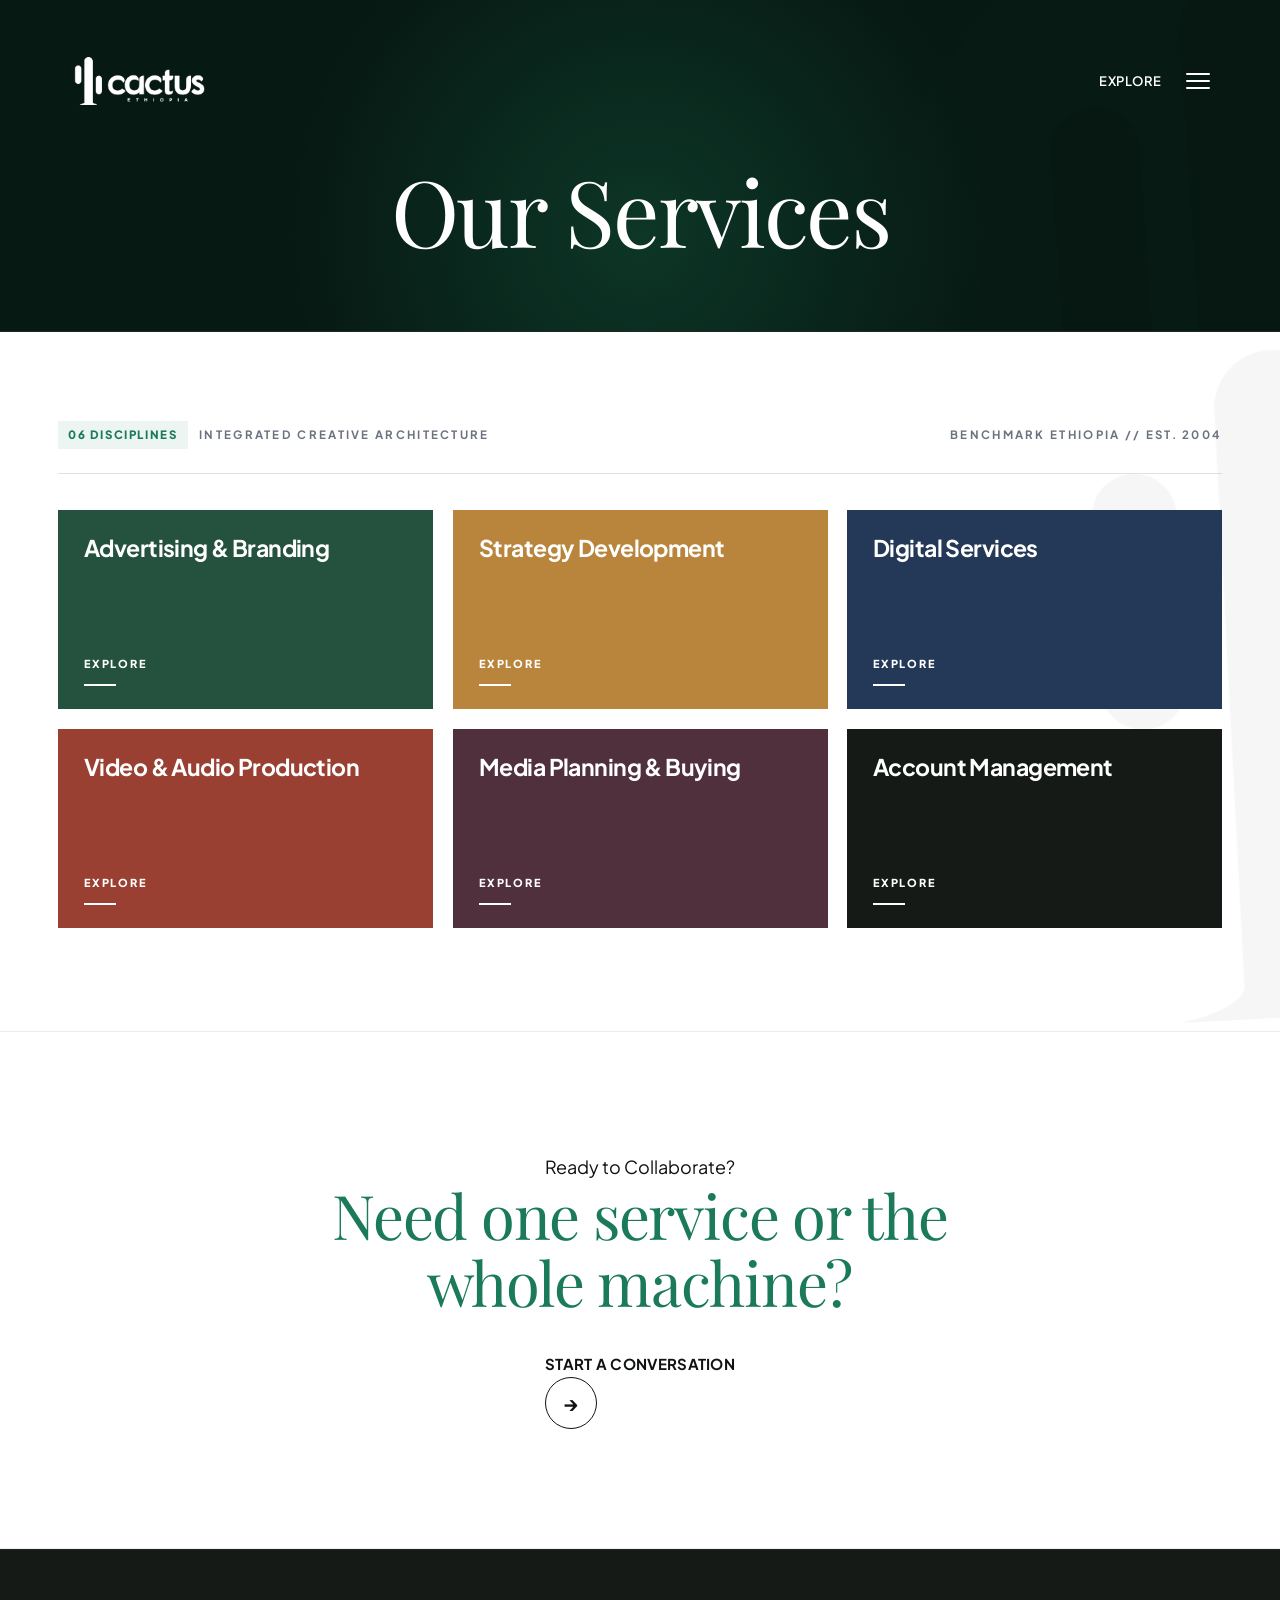
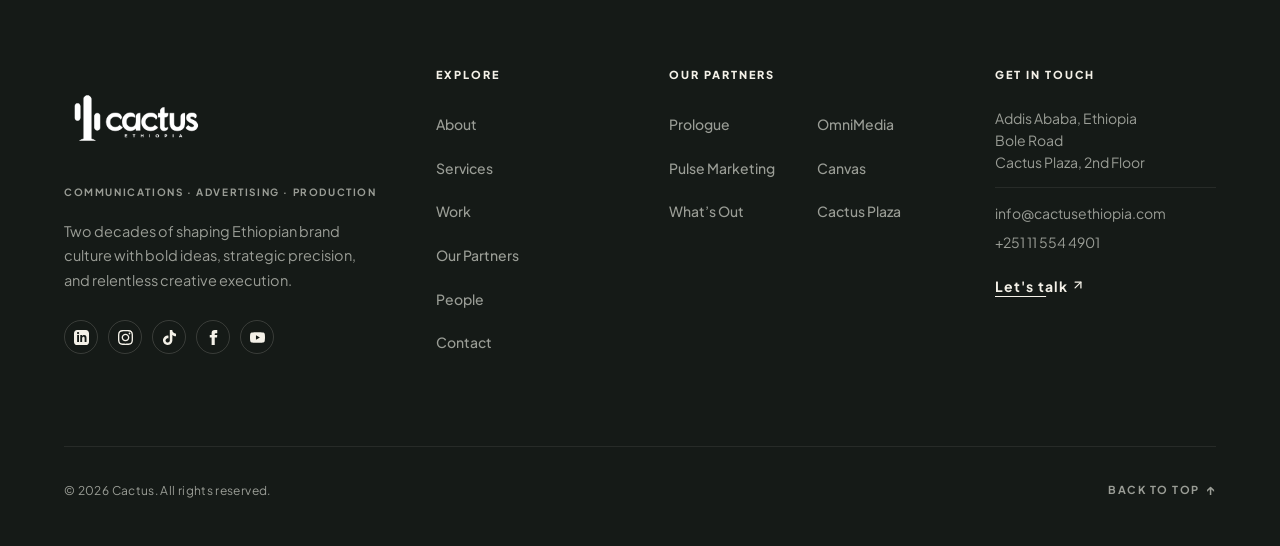
<file: services.html>
<!DOCTYPE html>
<html lang="en">
<head>
  <meta charset="UTF-8" />
  <meta name="viewport" content="width=device-width, initial-scale=1.0, viewport-fit=cover" />
  <title>Our Services — Cactus Ethiopia | One Agency. Every Move Your Brand Needs.</title>

  <link rel="preconnect" href="https://fonts.googleapis.com">
  <link rel="preconnect" href="https://fonts.gstatic.com" crossorigin>
  <link href="https://fonts.googleapis.com/css2?family=Playfair+Display:ital,wght@0,400;0,500;0,600;0,700;1,400;1,600&family=Plus+Jakarta+Sans:wght@400;500;600;700;800&display=swap" rel="stylesheet">
  <link rel="stylesheet" href="assets/brand-architecture.css">
  <link rel="stylesheet" href="assets/motion.css">

  <style>
    /* =========================================================
       RESET & BASE (Consistent with index, about & work)
    ========================================================= */
    * {
      margin: 0;
      padding: 0;
      box-sizing: border-box;
    }

    :root {
      --font-display: "Playfair Display", Georgia, "Times New Roman", serif;
      --font-body: "Plus Jakarta Sans", -apple-system, BlinkMacSystemFont, "Segoe UI", Roboto, Arial, sans-serif;
      --green: #1a7a5a;
      --green-bright: #2feaa0;
      --cream: #f7f7f4;
      --black: #101214;
      --dark-green: #0d211c;
      --dark-black: #101514;
      --white: #ffffff;
      --border-light: rgba(16, 18, 20, 0.08);
      --border-dark: rgba(255, 255, 255, 0.1);
      --muted: #6b7280;
      --transition: 400ms cubic-bezier(0.16, 1, 0.3, 1);
    }

    html {
      scroll-behavior: smooth;
    }

    body {
      width: 100%;
      min-height: 100vh;
      font-family: var(--font-body);
      font-size: 18px;
      line-height: 1.7;
      background: var(--cream);
      color: var(--black);
      overflow-x: hidden;
      -webkit-font-smoothing: antialiased;
      -moz-osx-font-smoothing: grayscale;
    }

    button, a {
      font: inherit;
    }

    button {
      border: 0;
      background: none;
      cursor: pointer;
    }

    img {
      display: block;
      max-width: 100%;
    }

    /* =========================================================
       HEADER (Sticky, starts transparent, frosted on scroll)
    ========================================================= */
    .header {
      position: fixed;
      top: 0;
      left: 0;
      width: 100%;
      padding: 26px 5vw;
      display: flex;
      align-items: center;
      justify-content: space-between;
      z-index: 100;
      background: transparent;
      color: #ffffff;
      transition: background 300ms ease, color 300ms ease, box-shadow 300ms ease, padding 300ms ease;
    }

    .header.is-scrolled {
      background: rgba(247, 247, 244, 0.95);
      backdrop-filter: blur(16px);
      -webkit-backdrop-filter: blur(16px);
      color: var(--black);
      border-bottom: 1px solid var(--border-light);
      box-shadow: 0 4px 24px rgba(0, 0, 0, 0.06);
      padding: 18px 5vw;
    }

    .logo-wrap {
      display: inline-flex;
      align-items: center;
      text-decoration: none;
    }

    .logo {
      width: 155px;
      height: auto;
      object-fit: contain;
      display: block;
      filter: brightness(0) invert(1);
      transition: filter 300ms ease;
    }

    .header.is-scrolled .logo {
      filter: none;
    }

    .header-nav {
      display: flex;
      align-items: center;
      gap: 24px;
    }

    .explore {
      display: flex;
      align-items: center;
      gap: 12px;
      font-size: 13px;
      font-weight: 600;
      letter-spacing: 0.04em;
      text-transform: uppercase;
      color: inherit;
      cursor: pointer;
      user-select: none;
    }

    .menu-button {
      width: 30px;
      height: 24px;
      display: flex;
      flex-direction: column;
      justify-content: center;
      gap: 5px;
      color: inherit;
      padding: 2px 0;
    }

    .menu-button span {
      display: block;
      width: 24px;
      height: 2px;
      background: currentColor;
      border-radius: 2px;
      transition: transform 300ms ease, opacity 300ms ease;
    }

    /* =========================================================
       EDITORIAL HERO SECTION
    ========================================================= */
    .services-hero {
      background: #071913;
      color: #ffffff;
      padding-top: clamp(140px, 18vh, 190px);
      padding-bottom: clamp(64px, 8vh, 90px);
      padding-left: 6vw;
      padding-right: 6vw;
      position: relative;
      overflow: hidden;
      border-bottom: 1px solid rgba(255, 255, 255, 0.08);
    }

    .services-hero::before {
      content: "";
      position: absolute;
      top: -20%;
      left: 50%;
      transform: translateX(-50%);
      width: 800px;
      height: 600px;
      border-radius: 50%;
      background: radial-gradient(circle, rgba(47, 234, 160, 0.14) 0%, transparent 70%);
      pointer-events: none;
    }

    .services-hero-inner {
      max-width: 1240px;
      margin: 0 auto;
      position: relative;
      z-index: 2;
      text-align: center;
    }

    .services-hero-title {
      font-family: var(--font-display);
      font-size: clamp(52px, 7.2vw, 96px);
      line-height: 1.05;
      font-weight: 400;
      letter-spacing: -0.025em;
      color: #ffffff;
      margin: 0 auto;
      text-align: center;
    }

    /* =========================================================
       CAPABILITIES STAGE (Editorial Split Composition)
    ========================================================= */
    .capabilities-stage {
      padding: clamp(70px, 7vw, 110px) 4.5vw clamp(80px, 8vw, 120px);
      background: #ffffff;
      border-bottom: 1px solid var(--border-light);
      position: relative;
    }

    .capabilities-container {
      max-width: 1400px;
      margin: 0 auto;
    }

    .stage-header-bar {
      display: flex;
      justify-content: space-between;
      align-items: center;
      padding-bottom: 24px;
      margin-bottom: 36px;
      border-bottom: 1px solid rgba(16, 18, 20, 0.12);
      font-size: 11.5px;
      font-weight: 700;
      letter-spacing: 0.2em;
      text-transform: uppercase;
      color: var(--muted);
    }

    .stage-header-left {
      display: inline-flex;
      align-items: center;
      gap: 12px;
    }

    .stage-header-left .stage-pill {
      background: rgba(26, 122, 90, 0.08);
      color: var(--green);
      padding: 4px 10px;
      font-weight: 800;
      letter-spacing: 0.14em;
    }

    /* =========================================================
       CAPABILITIES COLOR-BLOCKED EDITORIAL GRID
       Wide horizontal editorial panels matching reference image
    ========================================================= */
    .capabilities-color-grid {
      display: grid;
      grid-template-columns: repeat(3, minmax(0, 1fr));
      gap: 20px;
      margin-top: 20px;
    }

    .capability-card {
      position: relative;
      display: flex;
      flex-direction: column;
      justify-content: space-between;
      width: 100%;
      max-width: 100%;
      min-width: 0;
      aspect-ratio: 16 / 8.5;
      padding: clamp(22px, 1.85vw, 28px) clamp(24px, 2vw, 32px);
      text-decoration: none;
      color: inherit;
      overflow: hidden;
      border-radius: 0;
      transition: transform 300ms cubic-bezier(0.16, 1, 0.3, 1), box-shadow 300ms cubic-bezier(0.16, 1, 0.3, 1);
      cursor: pointer;
    }

    .capability-card:hover,
    .capability-card.is-focused {
      transform: translateY(-4px);
      box-shadow: 0 16px 36px rgba(0, 0, 0, 0.16);
    }

    /* Full-color photo reveal on hover (matching inspiration) */
    .card-bg-media {
      position: absolute;
      inset: 0;
      width: 100%;
      height: 100%;
      object-fit: cover;
      opacity: 0;
      transform: scale(1.05);
      transition: opacity 350ms ease, transform 600ms cubic-bezier(0.16, 1, 0.3, 1);
      pointer-events: none;
      z-index: 1;
    }

    .card-bg-overlay {
      position: absolute;
      inset: 0;
      background: linear-gradient(180deg, rgba(12, 16, 20, 0.45) 0%, rgba(12, 16, 20, 0.72) 100%);
      opacity: 0;
      transition: opacity 350ms ease;
      pointer-events: none;
      z-index: 2;
    }

    .capability-card:hover .card-bg-media,
    .capability-card.is-focused .card-bg-media {
      opacity: 1;
      transform: scale(1);
    }

    .capability-card:hover .card-bg-overlay,
    .capability-card.is-focused .card-bg-overlay {
      opacity: 1;
    }

    /* On hover, typography transitions to crisp white over the photo */
    .capability-card:hover .card-title,
    .capability-card:hover .card-cta,
    .capability-card.is-focused .card-title,
    .capability-card.is-focused .card-cta {
      color: #ffffff !important;
    }

    .capability-card:hover .card-cta-line,
    .capability-card.is-focused .card-cta-line {
      background-color: #ffffff !important;
      width: 48px;
    }

    .card-content-wrap {
      position: relative;
      z-index: 3;
      display: flex;
      flex-direction: column;
      justify-content: space-between;
      height: 100%;
      flex: 1;
    }

    /* Upper-Left: Service Headline */
    .card-main {
      margin: 0;
    }

    .card-title {
      font-family: var(--font-sans);
      font-size: clamp(21px, 1.8vw, 27px);
      font-weight: 700;
      letter-spacing: -0.025em;
      line-height: 1.18;
      margin: 0;
    }

    /* Lower-Left: Action link & Underline bar */
    .card-footer {
      margin-top: auto;
      padding-top: 16px;
    }

    .card-cta {
      display: inline-block;
      font-family: var(--font-sans);
      font-size: 11px;
      font-weight: 800;
      letter-spacing: 0.16em;
      text-transform: uppercase;
      line-height: 1;
    }

    .card-cta-line {
      display: block;
      width: 32px;
      height: 2px;
      background: currentColor;
      margin-top: 7px;
      transition: width 300ms cubic-bezier(0.16, 1, 0.3, 1);
    }

    .capability-card:hover .card-cta-line {
      width: 48px;
    }

    /* =========================================================
       COLOR PALETTES (Cohesive Muted Cactus Brand Palette)
       Muted, sophisticated, editorial, and premium:
       1. Advertising & Branding  — #24523F
       2. Strategy Development    — #B9853D
       3. Digital & Social        — #243957
       4. Video & Audio           — #9A4033
       5. Media Planning & Buying — #51303D
       6. Account Management      — #151A17
    ========================================================= */
    /* 1. Advertising & Branding */
    .capability-card--forest {
      background-color: #24523F;
      color: #ffffff;
    }
    .capability-card--forest .card-title,
    .capability-card--forest .card-cta {
      color: #ffffff;
    }
    .capability-card--forest .card-cta-line {
      background-color: #ffffff;
    }

    /* 2. Strategy Development */
    .capability-card--gold {
      background-color: #B9853D;
      color: #ffffff;
    }
    .capability-card--gold .card-title,
    .capability-card--gold .card-cta {
      color: #ffffff;
    }
    .capability-card--gold .card-cta-line {
      background-color: #ffffff;
    }

    /* 3. Digital & Social Services */
    .capability-card--navy {
      background-color: #243957;
      color: #ffffff;
    }
    .capability-card--navy .card-title,
    .capability-card--navy .card-cta {
      color: #ffffff;
    }
    .capability-card--navy .card-cta-line {
      background-color: #ffffff;
    }

    /* 4. Video & Audio Production */
    .capability-card--terracotta {
      background-color: #9A4033;
      color: #ffffff;
    }
    .capability-card--terracotta .card-title,
    .capability-card--terracotta .card-cta {
      color: #ffffff;
    }
    .capability-card--terracotta .card-cta-line {
      background-color: #ffffff;
    }

    /* 5. Media Planning & Buying */
    .capability-card--plum {
      background-color: #51303D;
      color: #ffffff;
    }
    .capability-card--plum .card-title,
    .capability-card--plum .card-cta {
      color: #ffffff;
    }
    .capability-card--plum .card-cta-line {
      background-color: #ffffff;
    }

    /* 6. Account Management */
    .capability-card--obsidian {
      background-color: #151A17;
      color: #ffffff;
    }
    .capability-card--obsidian .card-title,
    .capability-card--obsidian .card-cta {
      color: #ffffff;
    }
    .capability-card--obsidian .card-cta-line {
      background-color: #ffffff;
    }

    /* =========================================================
       SERVICE DETAIL MODAL / EDITORIAL DOSSIER
    ========================================================= */
    .service-modal-backdrop {
      position: fixed;
      inset: 0;
      z-index: 300;
      display: flex;
      align-items: center;
      justify-content: center;
      padding: clamp(16px, 3vh, 32px) 20px;
      visibility: hidden;
      opacity: 0;
      pointer-events: none;
      transition: visibility 0s linear 250ms, opacity 250ms ease;
    }

    .service-modal-backdrop.is-open {
      visibility: visible;
      opacity: 1;
      pointer-events: auto;
      transition: visibility 0s linear 0s, opacity 250ms ease;
    }

    .service-modal-scrim {
      position: absolute;
      inset: 0;
      background: rgba(7, 21, 17, 0.78);
      backdrop-filter: blur(14px);
      -webkit-backdrop-filter: blur(14px);
    }

    .service-modal-dialog {
      position: relative;
      z-index: 2;
      width: 100%;
      max-width: 860px;
      max-height: 88vh;
      background: #ffffff;
      border: 1px solid rgba(16, 18, 20, 0.14);
      box-shadow: 0 32px 80px rgba(0, 0, 0, 0.45);
      border-radius: 0;
      display: flex;
      flex-direction: column;
      overflow: hidden;
      transform: translateY(20px) scale(0.985);
      transition: transform 320ms cubic-bezier(0.16, 1, 0.3, 1);
    }

    .service-modal-backdrop.is-open .service-modal-dialog {
      transform: translateY(0) scale(1);
    }

    .service-modal-accent {
      height: 5px;
      width: 100%;
      background: #24523F;
      transition: background-color 300ms ease;
    }

    .service-modal-header {
      padding: 22px 36px 18px;
      display: flex;
      align-items: center;
      justify-content: space-between;
      border-bottom: 1px solid rgba(16, 18, 20, 0.08);
      background: #ffffff;
      flex-shrink: 0;
    }

    .service-modal-meta {
      display: flex;
      align-items: center;
      gap: 12px;
      font-size: 11px;
      font-weight: 700;
      letter-spacing: 0.18em;
      text-transform: uppercase;
      color: var(--muted);
    }

    .service-modal-pill {
      background: rgba(16, 18, 20, 0.06);
      color: var(--black);
      padding: 4px 10px;
      font-weight: 800;
      letter-spacing: 0.14em;
    }

    .service-modal-close {
      display: inline-flex;
      align-items: center;
      gap: 8px;
      font-size: 11px;
      font-weight: 800;
      letter-spacing: 0.16em;
      text-transform: uppercase;
      color: var(--muted);
      cursor: pointer;
      padding: 6px 10px;
      transition: color 200ms ease, transform 200ms ease;
      background: none;
      border: 0;
    }

    .service-modal-close:hover {
      color: var(--black);
      transform: scale(1.04);
    }

    .service-modal-body {
      padding: 32px 36px 36px;
      overflow-y: auto;
      overscroll-behavior: contain;
      flex: 1;
      scrollbar-width: thin;
      scrollbar-color: rgba(16, 18, 20, 0.18) transparent;
    }

    .service-modal-body::-webkit-scrollbar {
      width: 6px;
    }

    .service-modal-body::-webkit-scrollbar-track {
      background: transparent;
    }

    .service-modal-body::-webkit-scrollbar-thumb {
      background: rgba(16, 18, 20, 0.16);
      border-radius: 3px;
    }

    .service-modal-body::-webkit-scrollbar-thumb:hover {
      background: rgba(16, 18, 20, 0.32);
    }

    .service-modal-title {
      font-family: var(--font-sans);
      font-size: clamp(28px, 3.2vw, 42px);
      font-weight: 800;
      letter-spacing: -0.03em;
      line-height: 1.12;
      color: var(--black);
      margin: 0 0 20px;
    }

    .service-modal-desc-box {
      position: relative;
      padding: 20px 24px;
      background: #fbfbf9;
      border-left: 4px solid #24523F;
      margin-bottom: 28px;
      transition: border-color 300ms ease;
    }

    .service-modal-desc-lead {
      font-family: var(--font-display);
      font-style: italic;
      font-size: clamp(17.5px, 1.55vw, 21.5px);
      line-height: 1.6;
      color: #1a221f;
    }

    .service-modal-offer-head {
      display: flex;
      justify-content: space-between;
      align-items: baseline;
      padding-bottom: 12px;
      border-bottom: 1px solid rgba(16, 18, 20, 0.12);
      margin-bottom: 16px;
    }

    .service-modal-subheading {
      font-size: 11.5px;
      font-weight: 800;
      letter-spacing: 0.2em;
      text-transform: uppercase;
      color: var(--black);
    }

    .service-modal-count {
      font-size: 11px;
      font-weight: 700;
      letter-spacing: 0.14em;
      text-transform: uppercase;
      color: var(--muted);
    }

    .service-modal-offer-grid {
      display: grid;
      grid-template-columns: repeat(2, minmax(0, 1fr));
      gap: 6px 32px;
    }

    .service-modal-offer-item {
      display: flex;
      align-items: center;
      gap: 12px;
      padding: 8px 0;
      font-size: 14.5px;
      font-weight: 600;
      color: #1d2220;
      border-bottom: 1px solid rgba(16, 18, 20, 0.05);
      line-height: 1.35;
    }

    .service-modal-offer-bullet {
      width: 6px;
      height: 6px;
      background: #24523F;
      flex-shrink: 0;
      border-radius: 1px;
      transition: background-color 300ms ease;
    }

    .service-modal-footer {
      padding: 18px 36px;
      background: #fafaf7;
      border-top: 1px solid rgba(16, 18, 20, 0.08);
      display: flex;
      align-items: center;
      justify-content: space-between;
      gap: 20px;
      flex-shrink: 0;
    }

    .service-modal-nav {
      display: inline-flex;
      align-items: center;
      gap: 14px;
    }

    .service-modal-nav-btn {
      display: inline-flex;
      align-items: center;
      gap: 8px;
      font-size: 11.5px;
      font-weight: 700;
      letter-spacing: 0.1em;
      text-transform: uppercase;
      color: var(--muted);
      cursor: pointer;
      transition: color 200ms ease;
      background: none;
      border: 0;
      padding: 4px 0;
    }

    .service-modal-nav-btn:hover {
      color: var(--black);
    }

    .service-modal-nav-divider {
      width: 1px;
      height: 14px;
      background: rgba(16, 18, 20, 0.15);
    }

    .service-modal-actions {
      display: inline-flex;
      align-items: center;
      gap: 12px;
    }

    .service-modal-cta {
      display: inline-flex;
      align-items: center;
      gap: 10px;
      background: #101214;
      color: #ffffff;
      padding: 10px 20px;
      font-size: 12px;
      font-weight: 700;
      letter-spacing: 0.1em;
      text-transform: uppercase;
      text-decoration: none;
      transition: background-color 200ms ease, transform 200ms ease;
    }

    .service-modal-cta:hover {
      background: var(--green);
      transform: translateY(-1px);
    }

    @media (max-width: 768px) {
      .service-modal-backdrop {
        padding: 12px;
      }
      .service-modal-dialog {
        max-height: 94vh;
      }
      .service-modal-meta-tag {
        display: none;
      }
      .service-modal-header {
        padding: 14px 18px;
      }
      .service-modal-body {
        padding: 20px 18px;
      }
      .service-modal-desc-box {
        padding: 16px 18px;
        margin-bottom: 22px;
      }
      .service-modal-offer-grid {
        grid-template-columns: 1fr;
        gap: 2px;
      }
      .service-modal-footer {
        padding: 14px 18px;
        flex-direction: column;
        align-items: stretch;
        gap: 12px;
      }
      .service-modal-nav {
        justify-content: space-between;
      }
      .service-modal-nav-btn {
        font-size: 11px;
      }
      .service-modal-cta {
        justify-content: center;
      }
    }

    /* =========================================================
       CTA SECTION (Matching exact requested copy)
    ========================================================= */
    .section-cta {
      padding: 120px 6vw;
      background: #ffffff;
      display: flex;
      flex-direction: column;
      justify-content: center;
      align-items: center;
      text-align: center;
      gap: 36px;
      border-bottom: 1px solid var(--border-light);
    }

    .cta-heading {
      font-family: var(--font-display);
      font-size: clamp(38px, 4.8vw, 76px);
      font-weight: 400;
      letter-spacing: -0.02em;
      line-height: 1.08;
      max-width: 780px;
      text-align: center;
      margin: 0 auto;
      text-wrap: balance;
      text-wrap: pretty;
    }

    .cta-heading span {
      color: var(--green);
    }

    .cta {
      display: inline-flex;
      align-items: center;
      gap: 18px;
      font-size: 15px;
      font-weight: 700;
      letter-spacing: 0.02em;
      text-transform: uppercase;
      text-decoration: none;
      color: var(--black);
      transition: color 300ms ease;
      white-space: nowrap;
    }

    .cta-arrow {
      width: 52px;
      height: 52px;
      border: 1.5px solid currentColor;
      border-radius: 50%;
      display: flex;
      align-items: center;
      justify-content: center;
      font-size: 20px;
      transition: transform 300ms ease, background 300ms ease, color 300ms ease;
    }

    .cta:hover .cta-arrow {
      transform: translateX(8px);
      background: var(--black);
      color: var(--white);
    }

    /* =========================================================
       SITE FOOTER (Architectural Minimal Cactus Editorial)
    ========================================================= */
    .site-footer {
      background-color: #151A17;
      color: #F4F1E8;
      position: relative;
      overflow: hidden;
      border-top: 1px solid rgba(255, 255, 255, 0.05);
    }

    .site-footer__inner {
      max-width: 1440px;
      margin: 0 auto;
      padding: clamp(80px, 9vw, 120px) 5vw 40px;
    }

    .site-footer__grid {
      display: grid;
      grid-template-columns: minmax(280px, 1.35fr) minmax(130px, 0.75fr) minmax(240px, 1.15fr) minmax(200px, 0.95fr);
      gap: clamp(32px, 4.5vw, 64px);
      align-items: start;
    }

    /* Column 1: Cactus Identity */
    .site-footer__col--brand {
      display: flex;
      flex-direction: column;
      align-items: flex-start;
    }

    .site-footer__logo-link {
      display: inline-block;
      text-decoration: none;
      margin-bottom: 14px;
    }

    .site-footer__logo {
      width: 148px;
      height: auto;
      display: block;
      filter: brightness(0) invert(1);
    }

    .site-footer__tagline-meta {
      font-size: 10px;
      font-weight: 700;
      letter-spacing: 0.16em;
      color: #9A9D96;
      text-transform: uppercase;
      margin-bottom: 18px;
    }

    .site-footer__positioning {
      font-size: 14.5px;
      line-height: 1.68;
      color: #9A9D96;
      max-width: 320px;
      margin-bottom: 28px;
    }

    .site-footer__socials {
      display: flex;
      align-items: center;
      gap: 10px;
    }

    .site-footer__social-btn {
      width: 34px;
      height: 34px;
      border: 1px solid rgba(244, 241, 232, 0.16);
      border-radius: 50%;
      color: #F4F1E8;
      display: inline-flex;
      align-items: center;
      justify-content: center;
      text-decoration: none;
      transition: background-color 300ms ease, border-color 300ms ease, color 300ms ease, transform 300ms ease;
    }

    .site-footer__social-btn:hover {
      background-color: #24523F;
      border-color: #24523F;
      color: #ffffff;
      transform: translateY(-2px);
    }

    /* Headings for Col 2, 3, 4 */
    .site-footer__heading {
      font-size: 11px;
      font-weight: 800;
      letter-spacing: 0.18em;
      text-transform: uppercase;
      color: #F4F1E8;
      margin-bottom: 24px;
    }

    /* Nav list styling */
    .site-footer__nav-list {
      list-style: none;
      display: flex;
      flex-direction: column;
      gap: 13px;
    }

    .site-footer__nav-link {
      font-size: 14px;
      font-weight: 500;
      color: #9A9D96;
      text-decoration: none;
      display: inline-block;
      transition: color 300ms ease, transform 300ms ease;
    }

    .site-footer__nav-link:hover {
      color: #F4F1E8;
      transform: translateX(4px);
    }

    /* Column 3: Our Family 2-column subgrid */
    .site-footer__family-grid {
      display: grid;
      grid-template-columns: repeat(2, minmax(0, 1fr));
      gap: 16px 28px;
    }

    /* Column 4: Get in touch address & CTA */
    .site-footer__address {
      font-style: normal;
      display: flex;
      flex-direction: column;
    }

    .site-footer__contact-line {
      font-size: 14px;
      line-height: 1.55;
      color: #9A9D96;
      margin: 0;
    }

    .site-footer__contact-meta {
      display: flex;
      flex-direction: column;
      gap: 5px;
      margin-top: 14px;
      padding-top: 14px;
      border-top: 1px solid rgba(244, 241, 232, 0.08);
    }

    .site-footer__contact-link {
      font-size: 14px;
      color: #9A9D96;
      text-decoration: none;
      transition: color 300ms ease;
    }

    .site-footer__contact-link:hover {
      color: #F4F1E8;
    }

    .site-footer__talk-cta {
      display: inline-flex;
      align-items: center;
      gap: 8px;
      margin-top: 20px;
      font-size: 14px;
      font-weight: 700;
      letter-spacing: 0.08em;
      text-transform: none;
      color: #F4F1E8;
      text-decoration: none;
      transition: color 300ms ease, gap 300ms ease;
    }

    .site-footer__talk-cta span {
      position: relative;
    }

    .site-footer__talk-cta span::after {
      content: "";
      position: absolute;
      bottom: -2px;
      left: 0;
      width: 100%;
      height: 1px;
      background: currentColor;
      transform: scaleX(0.7);
      transform-origin: left;
      transition: transform 300ms ease;
    }

    .site-footer__talk-cta:hover {
      color: #2feaa0;
      gap: 12px;
    }

    .site-footer__talk-cta:hover span::after {
      transform: scaleX(1);
    }

    /* Bottom Bar */
    .site-footer__bottom {
      margin-top: clamp(60px, 7vw, 90px);
      padding-top: 28px;
      border-top: 1px solid rgba(244, 241, 232, 0.08);
      display: flex;
      align-items: center;
      justify-content: space-between;
      gap: 20px;
      font-size: 12px;
      color: #9A9D96;
      letter-spacing: 0.03em;
    }

    .site-footer__copyright {
      font-size: 12px;
      color: #9A9D96;
    }

    .site-footer__back-to-top {
      display: inline-flex;
      align-items: center;
      gap: 6px;
      font-size: 11px;
      font-weight: 700;
      letter-spacing: 0.14em;
      text-transform: uppercase;
      color: #9A9D96;
      background: none;
      border: 0;
      cursor: pointer;
      padding: 6px 0;
      transition: color 250ms ease, transform 250ms ease;
    }

    .site-footer__back-to-top:hover {
      color: #F4F1E8;
      transform: translateY(-2px);
    }

    .site-footer__back-arrow {
      font-size: 13px;
      line-height: 1;
      display: inline-block;
      transition: transform 250ms ease;
    }

    .site-footer__back-to-top:hover .site-footer__back-arrow {
      transform: translateY(-2px);
    }

    /* Responsive */
    @media (max-width: 1024px) {
      .site-footer__grid {
        grid-template-columns: repeat(2, minmax(0, 1fr));
        gap: 48px 36px;
      }
      .site-footer__col--brand {
        grid-column: span 2;
      }
      .site-footer__positioning {
        max-width: 500px;
      }
    }

    @media (max-width: 640px) {
      .site-footer__grid {
        grid-template-columns: minmax(0, 1fr);
        gap: 40px;
      }
      .site-footer__col--brand {
        grid-column: span 1;
      }
      .site-footer__family-grid {
        grid-template-columns: repeat(2, minmax(0, 1fr));
        gap: 12px 20px;
      }
      .site-footer__bottom {
        flex-direction: column;
        align-items: flex-start;
        gap: 16px;
      }
    }

    /* =========================================================
       SLIDE-OUT NAVIGATION MENU
    ========================================================= */
    .navsheet {
      position: fixed;
      inset: 0;
      z-index: 200;
      visibility: hidden;
      transition: visibility 0s linear .44s;
    }

    .navsheet.is-open {
      visibility: visible;
      transition: visibility 0s linear 0s;
    }

    .navsheet__scrim {
      position: absolute; inset: 0;
      background: rgba(5,17,24,0.50);
      opacity: 0;
      backdrop-filter: blur(0px);
      -webkit-backdrop-filter: blur(0px);
      transition: opacity .32s ease, backdrop-filter .32s ease, -webkit-backdrop-filter .32s ease;
    }

    .navsheet.is-open .navsheet__scrim {
      opacity: 1;
      backdrop-filter: blur(8px);
      -webkit-backdrop-filter: blur(8px);
    }

    .navsheet__panel {
      position: absolute;
      top: 0; right: 0; bottom: 0;
      width: min(100%, 480px);
      display: flex; flex-direction: column;
      padding: 120px clamp(32px,6vw,56px) 48px;
      padding-bottom: max(48px, env(safe-area-inset-bottom));
      background: radial-gradient(circle at 85% 12%, rgba(47, 234, 160, 0.12) 0%, transparent 55%),
                  linear-gradient(165deg, #12211C 0%, #0d1a16 45%, #070f0c 100%);
      backdrop-filter: blur(30px) saturate(140%);
      -webkit-backdrop-filter: blur(30px) saturate(140%);
      border-left: 1px solid rgba(47, 234, 160, 0.14);
      box-shadow: -30px 0 80px rgba(0, 0, 0, 0.65), inset 1px 0 0 rgba(47, 234, 160, 0.06);
      color: #fff;
      overflow-y: auto;
      transform: translateX(100%);
      transition: transform .44s cubic-bezier(.7, 0, .84, 0);
    }

    .navsheet.is-open .navsheet__panel {
      transform: translateX(0);
      transition: transform .68s cubic-bezier(.16, 1, .3, 1);
    }

    .navsheet__list { list-style: none; }
    .navsheet__list li { border-top: 1px solid rgba(255,255,255,0.08); }
    .navsheet__list li:last-child { border-bottom: 1px solid rgba(255,255,255,0.08); }

    .navsheet__link {
      display: flex; align-items: center;
      justify-content: space-between;
      gap: 16px;
      padding: clamp(18px,2.8vh,26px) 2px;
      text-decoration: none;
      color: #fff;
      font-size: clamp(1.8rem,5vw,2.6rem);
      font-weight: 600;
      letter-spacing: -0.02em;
      line-height: 1.1;
      opacity: 0;
      transform: translateY(22px);
      transition: opacity .16s ease, transform .16s ease, color .25s ease;
    }

    .navsheet.is-open .navsheet__link {
      opacity: 1; transform: translateY(0);
      transition: opacity .6s cubic-bezier(.16, 1, .3, 1), transform .6s cubic-bezier(.16, 1, .3, 1), color .25s ease;
      transition-delay: calc(.18s + var(--i) * .07s), calc(.18s + var(--i) * .07s), 0s;
    }

    .navsheet__link svg {
      width: 22px; height: 22px;
      flex-shrink: 0; opacity: 0;
      transform: translateX(-10px);
      transition: opacity .3s ease, transform .3s ease;
    }

    .navsheet__link:hover, .navsheet__link:focus-visible, .navsheet__link.active { color: #2feaa0; }
    .navsheet__link:hover svg, .navsheet__link:focus-visible svg, .navsheet__link.active svg { opacity: 1; transform: translateX(0); }

    .navsheet__foot {
      margin-top: auto;
      padding-top: clamp(32px,6vh,56px);
      opacity: 0; transform: translateY(22px);
      transition: opacity .16s ease, transform .16s ease;
    }

    .navsheet.is-open .navsheet__foot {
      opacity: 1; transform: translateY(0);
      transition: opacity .6s cubic-bezier(.16, 1, .3, 1), transform .6s cubic-bezier(.16, 1, .3, 1);
      transition-delay: .44s;
    }

    .navsheet__contact { font-size: 14px; color: rgba(255,255,255,0.5); line-height: 1.8; }
    .navsheet__contact a { color: rgba(255,255,255,0.75); text-decoration: none; transition: color .2s ease; }
    .navsheet__contact a:hover { color: #fff; }

    /* =========================================================
       RESPONSIVE
    ========================================================= */
    @media (max-width: 1024px) {
      .capabilities-color-grid {
        grid-template-columns: repeat(2, minmax(0, 1fr));
        gap: 20px;
      }
      .capability-card {
        aspect-ratio: 16 / 9;
        padding: 24px;
      }
      .section-cta {
        flex-direction: column;
        align-items: flex-start;
      }
    }

    @media (max-width: 640px) {
      .capabilities-color-grid {
        grid-template-columns: minmax(0, 1fr);
        gap: 16px;
      }
      .capability-card {
        aspect-ratio: 16 / 9.5;
        min-height: 190px;
        padding: 24px 22px;
      }
      .services-hero-title {
        font-size: clamp(40px, 11vw, 56px);
      }
    }
  </style>
</head>
<body>

  <!-- =======================================================
       GLOBAL HEADER (Transparent on hero, solid on scroll)
  ======================================================== -->
  <header class="header" id="siteHeader">
    <a href="index.html" class="logo-wrap">
      <img src="cactus-logo.png" class="logo" alt="Cactus Ethiopia" />
    </a>

    <div class="header-nav">
      <span class="explore" id="exploreBtn">Explore</span>
      <button class="menu-button" id="menuBtn" aria-label="Open menu">
        <span></span>
        <span></span>
        <span></span>
      </button>
    </div>
  </header>

  <main>
    <!-- =======================================================
         EDITORIAL HERO SECTION
    ======================================================== -->
    <section class="services-hero">
      <!-- Monumental Oversized Brand Mark Bleeding Off Top-Right -->
      <div class="brand-monolith brand-monolith--hero-right brand-monolith--theme-obsidian" data-parallax data-parallax-speed="0.06" data-base-transform="rotate(-4deg)" aria-hidden="true">
        <img src="assets/cactus-mark.svg" alt="" />
      </div>
      <div class="services-hero-inner">
        <h1 class="services-hero-title editorial-reveal-target">
          <span class="editorial-mask"><span class="editorial-reveal-line">Our Services</span></span>
        </h1>
      </div>
    </section>

    <!-- =======================================================
         CAPABILITIES STAGE (Editorial Split Composition)
    ======================================================== -->
    <section class="capabilities-stage" id="capabilities">
      <!-- Subtle Architectural Brand Mark Emerging on Far Right Edge -->
      <div class="brand-monolith brand-monolith--edge-right brand-monolith--theme-emerald" data-parallax data-parallax-speed="0.04" data-base-transform="translateY(-50%) rotate(-3deg)" aria-hidden="true" style="opacity: 0.038;">
        <img src="assets/cactus-mark.svg" alt="" />
      </div>
      <div class="capabilities-container">
        <!-- Stage Top Meta Bar -->
        <div class="stage-header-bar">
          <div class="stage-header-left">
            <span class="stage-pill text-reveal-eyebrow">06 DISCIPLINES</span>
            <span class="text-reveal-eyebrow">INTEGRATED CREATIVE ARCHITECTURE</span>
          </div>
          <div class="stage-header-right">
            <span class="text-reveal-eyebrow">BENCHMARK ETHIOPIA // EST. 2004</span>
          </div>
        </div>

        <!-- 3-COLUMN COLOR-BLOCKED EDITORIAL GRID -->
        <div class="capabilities-color-grid" id="disciplinesGrid">
          
          <!-- CARD 01: ADVERTISING & BRANDING (#24523F) -->
          <a href="advertising-branding.html?id=01" class="capability-card capability-card--forest card-motion-reveal" id="discipline-01" data-discipline="01">
            <img src="Case Study Pages/BOA - Bank of Abyssinia ET.jpg" alt="Advertising &amp; Branding" class="card-bg-media" loading="lazy" />
            <div class="card-bg-overlay"></div>
            <div class="card-content-wrap">
              <div class="card-main">
                <h3 class="card-title text-reveal-body">Advertising &amp; Branding</h3>
              </div>
              <div class="card-footer">
                <span class="card-cta text-reveal-eyebrow">EXPLORE</span>
                <span class="card-cta-line"></span>
              </div>
            </div>
          </a>

          <!-- CARD 02: STRATEGY DEVELOPMENT (#B9853D) -->
          <a href="advertising-branding.html?id=02" class="capability-card capability-card--gold card-motion-reveal" id="discipline-02" data-discipline="02">
            <img src="Case Study Pages/Harar Beer.jpg" alt="Strategy Development" class="card-bg-media" loading="lazy" />
            <div class="card-bg-overlay"></div>
            <div class="card-content-wrap">
              <div class="card-main">
                <h3 class="card-title text-reveal-body">Strategy Development</h3>
              </div>
              <div class="card-footer">
                <span class="card-cta text-reveal-eyebrow">EXPLORE</span>
                <span class="card-cta-line"></span>
              </div>
            </div>
          </a>

          <!-- CARD 03: DIGITAL SERVICES (#243957) -->
          <a href="advertising-branding.html?id=03" class="capability-card capability-card--navy card-motion-reveal" id="discipline-03" data-discipline="03">
            <img src="our work/Social Media/Pepsi/Pepsi post 8 Aug 28.jpg" alt="Digital Services" class="card-bg-media" loading="lazy" />
            <div class="card-bg-overlay"></div>
            <div class="card-content-wrap">
              <div class="card-main">
                <h3 class="card-title text-reveal-body">Digital Services</h3>
              </div>
              <div class="card-footer">
                <span class="card-cta text-reveal-eyebrow">EXPLORE</span>
                <span class="card-cta-line"></span>
              </div>
            </div>
          </a>

          <!-- CARD 04: VIDEO & AUDIO PRODUCTION (#9A4033) -->
          <a href="advertising-branding.html?id=04" class="capability-card capability-card--terracotta card-motion-reveal" id="discipline-04" data-discipline="04">
            <img src="assets/about-main.jpg" alt="Video &amp; Audio Production" class="card-bg-media" loading="lazy" />
            <div class="card-bg-overlay"></div>
            <div class="card-content-wrap">
              <div class="card-main">
                <h3 class="card-title text-reveal-body">Video &amp; Audio Production</h3>
              </div>
              <div class="card-footer">
                <span class="card-cta text-reveal-eyebrow">EXPLORE</span>
                <span class="card-cta-line"></span>
              </div>
            </div>
          </a>

          <!-- CARD 05: MEDIA PLANNING & BUYING (#51303D) -->
          <a href="advertising-branding.html?id=05" class="capability-card capability-card--plum card-motion-reveal" id="discipline-05" data-discipline="05">
            <img src="assets/partners/omni-media.jpg" alt="Media Planning &amp; Buying" class="card-bg-media" loading="lazy" />
            <div class="card-bg-overlay"></div>
            <div class="card-content-wrap">
              <div class="card-main">
                <h3 class="card-title text-reveal-body">Media Planning &amp; Buying</h3>
              </div>
              <div class="card-footer">
                <span class="card-cta text-reveal-eyebrow">EXPLORE</span>
                <span class="card-cta-line"></span>
              </div>
            </div>
          </a>

          <!-- CARD 06: ACCOUNT MANAGEMENT (#151A17) -->
          <a href="advertising-branding.html?id=06" class="capability-card capability-card--obsidian card-motion-reveal" id="discipline-06" data-discipline="06">
            <img src="assets/cactus-plaza.jpg" alt="Account Management" class="card-bg-media" loading="lazy" />
            <div class="card-bg-overlay"></div>
            <div class="card-content-wrap">
              <div class="card-main">
                <h3 class="card-title text-reveal-body">Account Management</h3>
              </div>
              <div class="card-footer">
                <span class="card-cta text-reveal-eyebrow">EXPLORE</span>
                <span class="card-cta-line"></span>
              </div>
            </div>
          </a>

        </div>
      </div>
    </section>


    <!-- =======================================================
         CTA SECTION (Exact requested copy)
    ======================================================== -->
    <section class="section-cta" id="contact">
      <div>
        <span class="services-section-eyebrow text-reveal-eyebrow">Ready to Collaborate?</span>
        <h2 class="cta-heading editorial-reveal-target">
          <span class="editorial-mask"><span class="editorial-reveal-line">Need one service or the</span></span>
          <span class="editorial-mask"><span class="editorial-reveal-line"><span>whole machine?</span></span></span>
        </h2>
      </div>

      <a href="contact.html" class="cta text-reveal-eyebrow">
        Start a Conversation
        <span class="cta-arrow">&rarr;</span>
      </a>
    </section>
  </main>

  <!-- =======================================================
       SERVICE DETAIL MODAL (Interactive Dossier)
  ======================================================== -->
  <div class="service-modal-backdrop" id="serviceModalBackdrop" inert>
    <div class="service-modal-scrim" id="serviceModalScrim"></div>
    <div class="service-modal-dialog" role="dialog" aria-modal="true" id="serviceModalDialog" aria-labelledby="modalServiceTitle">
      <div class="service-modal-accent" id="modalAccentBar"></div>
      <div class="service-modal-header">
        <div class="service-modal-meta">
          <span class="service-modal-pill" id="modalDisciplinePill">01 // DISCIPLINE</span>
          <span class="service-modal-meta-tag">INTEGRATED CREATIVE ARCHITECTURE</span>
        </div>
        <button type="button" class="service-modal-close" id="modalCloseBtn" aria-label="Close detail view">
          <span>CLOSE</span>
          <svg viewBox="0 0 24 24" width="18" height="18" fill="none" stroke="currentColor" stroke-width="2" stroke-linecap="round" stroke-linejoin="round"><line x1="18" y1="6" x2="6" y2="18"></line><line x1="6" y1="6" x2="18" y2="18"></line></svg>
        </button>
      </div>
      <div class="service-modal-body">
        <h2 class="service-modal-title" id="modalServiceTitle">Advertising &amp; Branding</h2>
        <div class="service-modal-desc-box" id="modalDescBox">
          <div class="service-modal-desc-lead" id="modalServiceDesc"></div>
        </div>
        <div class="service-modal-offer-section">
          <div class="service-modal-offer-head">
            <span class="service-modal-subheading">WHAT WE OFFER</span>
            <span class="service-modal-count" id="modalOfferCount"></span>
          </div>
          <div class="service-modal-offer-grid" id="modalOfferGrid"></div>
        </div>
      </div>
      <div class="service-modal-footer">
        <div class="service-modal-nav">
          <button type="button" class="service-modal-nav-btn" id="modalPrevBtn" aria-label="Previous discipline">
            <svg viewBox="0 0 24 24" width="16" height="16" fill="none" stroke="currentColor" stroke-width="2" stroke-linecap="round" stroke-linejoin="round"><line x1="19" y1="12" x2="5" y2="12"></line><polyline points="12 19 5 12 12 5"></polyline></svg>
            <span id="modalPrevLabel">Previous</span>
          </button>
          <span class="service-modal-nav-divider"></span>
          <button type="button" class="service-modal-nav-btn" id="modalNextBtn" aria-label="Next discipline">
            <span id="modalNextLabel">Next</span>
            <svg viewBox="0 0 24 24" width="16" height="16" fill="none" stroke="currentColor" stroke-width="2" stroke-linecap="round" stroke-linejoin="round"><line x1="5" y1="12" x2="19" y2="12"></line><polyline points="12 5 19 12 12 19"></polyline></svg>
          </button>
        </div>
        <div class="service-modal-actions">
          <a href="advertising-branding.html" class="service-modal-cta" id="modalCtaBtn">
            <span>Explore Discipline</span>
            <span class="service-modal-cta-arrow">&rarr;</span>
          </a>
        </div>
      </div>
    </div>
  </div>

  <!-- =======================================================
       SITE FOOTER (Architectural Minimal Cactus Editorial)
  ======================================================== -->
  <footer class="site-footer" id="siteFooter">
    <div class="site-footer__inner">

      <!-- MAIN 4-COLUMN GRID -->
      <div class="site-footer__grid">

        <!-- COLUMN 1: CACTUS IDENTITY -->
        <div class="site-footer__col site-footer__col--brand">
          <a href="index.html" class="site-footer__logo-link" aria-label="Cactus Ethiopia Home">
            <img src="cactus-logo.png" alt="Cactus Ethiopia" class="site-footer__logo" />
          </a>
          <div class="site-footer__tagline-meta text-reveal-eyebrow">
            <span>COMMUNICATIONS &middot; ADVERTISING &middot; PRODUCTION</span>
          </div>
          <p class="site-footer__positioning text-reveal-body">
            Two decades of shaping Ethiopian brand culture with bold ideas, strategic precision, and relentless creative execution.
          </p>
          <div class="site-footer__socials text-reveal-eyebrow" aria-label="Social media links">
            <a href="https://www.linkedin.com/company/cactus-advertising/" target="_blank" rel="noopener noreferrer" class="site-footer__social-btn" aria-label="LinkedIn">
              <svg viewBox="0 0 24 24" width="15" height="15" fill="currentColor"><path d="M19 0h-14c-2.761 0-5 2.239-5 5v14c0 2.761 2.239 5 5 5h14c2.762 0 5-2.239 5-5v-14c0-2.761-2.238-5-5-5zm-11 19h-3v-11h3v11zm-1.5-12.268c-.966 0-1.75-.79-1.75-1.764s.784-1.764 1.75-1.764 1.75.79 1.75 1.764-.783 1.764-1.75 1.764zm13.5 12.268h-3v-5.604c0-3.368-4-3.113-4 0v5.604h-3v-11h3v1.765c1.396-2.586 7-2.777 7 2.476v6.759z"/></svg>
            </a>
            <a href="https://www.instagram.com/cactusethiopia/?hl=en" target="_blank" rel="noopener noreferrer" class="site-footer__social-btn" aria-label="Instagram">
              <svg viewBox="0 0 24 24" width="15" height="15" fill="currentColor"><path d="M12 2.163c3.204 0 3.584.012 4.85.07 3.252.148 4.771 1.691 4.919 4.919.058 1.265.069 1.645.069 4.849 0 3.205-.012 3.584-.069 4.849-.149 3.225-1.664 4.771-4.919 4.919-1.266.058-1.644.07-4.85.07-3.204 0-3.584-.012-4.849-.07-3.26-.149-4.771-1.699-4.919-4.92-.058-1.265-.07-1.644-.07-4.849 0-3.204.013-3.583.07-4.849.149-3.227 1.664-4.771 4.919-4.919 1.266-.057 1.645-.069 4.849-.069zm0-2.163c-3.259 0-3.667.014-4.947.072-4.358.2-6.78 2.618-6.98 6.98-.059 1.281-.073 1.689-.073 4.948 0 3.259.014 3.668.072 4.948.2 4.358 2.618 6.78 6.98 6.98 1.281.058 1.689.072 4.948.072 3.259 0 3.668-.014 4.948-.072 4.354-.2 6.782-2.618 6.979-6.98.059-1.28.073-1.689.073-4.948 0-3.259-.014-3.667-.072-4.947-.196-4.354-2.617-6.78-6.979-6.98-1.281-.059-1.69-.073-4.949-.073zm0 5.838c-3.403 0-6.162 2.759-6.162 6.162s2.759 6.163 6.162 6.163 6.162-2.759 6.162-6.163c0-3.403-2.759-6.162-6.162-6.162zm0 10.162c-2.209 0-4-1.79-4-4 0-2.209 1.791-4 4-4s4 1.791 4 4c0 2.21-1.791 4-4 4zm6.406-11.845c-.796 0-1.441.645-1.441 1.44s.645 1.44 1.441 1.44c.795 0 1.439-.645 1.439-1.44s-.644-1.44-1.439-1.44z"/></svg>
            </a>
            <a href="https://www.tiktok.com/@cactusethiopia?is_from_webapp=1&sender_device=pc" target="_blank" rel="noopener noreferrer" class="site-footer__social-btn" aria-label="TikTok">
              <svg viewBox="0 0 24 24" width="15" height="15" fill="currentColor"><path d="M12.525.02c1.31-.02 2.61-.01 3.91-.02.08 1.53.63 3.09 1.75 4.17 1.12 1.11 2.7 1.62 4.24 1.79v4.03c-1.44-.05-2.89-.35-4.2-.97-.57-.26-1.1-.59-1.62-.93-.01 2.92.01 5.84-.02 8.75-.08 1.4-.54 2.79-1.35 3.94-1.31 1.92-3.58 3.17-5.91 3.21-1.43.08-2.86-.31-4.08-1.03-2.02-1.19-3.44-3.37-3.65-5.71-.02-.5-.03-1-.01-1.49.18-1.9 1.12-3.72 2.58-4.96 1.66-1.44 3.98-2.13 6.15-1.72.02 1.48-.04 2.96-.04 4.44-.99-.32-2.15-.23-3.02.37-.63.41-1.11 1.04-1.36 1.75-.21.51-.24 1.07-.14 1.61.24 1.64 1.82 3.02 3.5 2.87 1.12-.01 2.19-.66 2.77-1.61.19-.33.4-.67.41-1.06.1-1.79.06-3.57.07-5.36.01-4.03-.01-8.05.02-12.07z"/></svg>
            </a>
            <a href="https://www.facebook.com/cactusethiopia" target="_blank" rel="noopener noreferrer" class="site-footer__social-btn" aria-label="Facebook">
              <svg viewBox="0 0 24 24" width="15" height="15" fill="currentColor"><path d="M9 8H6v4h3v12h5V12h3.642L18 8h-4V6.333C14 5.374 14.5 5 15.5 5H18V0h-3.808C10.595 0 9 1.582 9 4.615V8z"/></svg>
            </a>
            <a href="https://www.youtube.com/@cactusethiopia" target="_blank" rel="noopener noreferrer" class="site-footer__social-btn" aria-label="YouTube">
              <svg viewBox="0 0 24 24" width="15" height="15" fill="currentColor"><path d="M23.498 6.186a3.016 3.016 0 0 0-2.122-2.136C19.505 3.545 12 3.545 12 3.545s-7.505 0-9.377.505A3.017 3.017 0 0 0 .502 6.186C0 8.07 0 12 0 12s0 3.93.502 5.814a3.016 3.016 0 0 0 2.122 2.136c1.871.505 9.376.505 9.376.505s7.505 0 9.377-.505a3.015 3.015 0 0 0 2.122-2.136C24 15.93 24 12 24 12s0-3.93-.502-5.814zM9.545 15.568V8.432L15.818 12l-6.273 3.568z"/></svg>
            </a>
          </div>
        </div>

        <!-- COLUMN 2: EXPLORE -->
        <div class="site-footer__col site-footer__col--nav">
          <h4 class="site-footer__heading text-reveal-eyebrow">EXPLORE</h4>
          <ul class="site-footer__nav-list">
            <li><a href="about.html" class="site-footer__nav-link text-reveal-body">About</a></li>
            <li><a href="services.html" class="site-footer__nav-link text-reveal-body">Services</a></li>
            <li><a href="work.html" class="site-footer__nav-link text-reveal-body">Work</a></li>
            <li><a href="partners.html" class="site-footer__nav-link text-reveal-body">Our Partners</a></li>
            <li><a href="about.html#team" class="site-footer__nav-link text-reveal-body">People</a></li>
            <li><a href="contact.html" class="site-footer__nav-link text-reveal-body">Contact</a></li>
          </ul>
        </div>

        <!-- COLUMN 3: OUR FAMILY -->
        <div class="site-footer__col site-footer__col--family">
          <h4 class="site-footer__heading text-reveal-eyebrow">OUR PARTNERS</h4>
          <div class="site-footer__family-grid">
            <ul class="site-footer__nav-list">
              <li><a href="partners.html#prologue" class="site-footer__nav-link text-reveal-body">Prologue</a></li>
              <li><a href="partners.html#pulse" class="site-footer__nav-link text-reveal-body">Pulse Marketing</a></li>
              <li><a href="partners.html#whats-out" class="site-footer__nav-link text-reveal-body">What’s Out</a></li>
            </ul>
            <ul class="site-footer__nav-list">
              <li><a href="partners.html#omnimedia" class="site-footer__nav-link text-reveal-body">OmniMedia</a></li>
              <li><a href="partners.html#canvas" class="site-footer__nav-link text-reveal-body">Canvas</a></li>
              <li><a href="contact.html#plaza" class="site-footer__nav-link text-reveal-body">Cactus Plaza</a></li>
            </ul>
          </div>
        </div>

        <!-- COLUMN 4: GET IN TOUCH -->
        <div class="site-footer__col site-footer__col--contact">
          <h4 class="site-footer__heading text-reveal-eyebrow">GET IN TOUCH</h4>
          <address class="site-footer__address">
            <p class="site-footer__contact-line text-reveal-body">Addis Ababa, Ethiopia</p>
            <p class="site-footer__contact-line text-reveal-body">Bole Road</p>
            <p class="site-footer__contact-line text-reveal-body">Cactus Plaza, 2nd Floor</p>
            <div class="site-footer__contact-meta">
              <a href="mailto:info@cactusethiopia.com" class="site-footer__contact-link text-reveal-body">info@cactusethiopia.com</a>
              <a href="tel:+251115544901" class="site-footer__contact-link text-reveal-body">+251 11 554 4901</a>
            </div>
            <a href="contact.html" class="site-footer__talk-cta text-reveal-eyebrow">
              <span>Let's talk</span>
              <svg viewBox="0 0 24 24" width="14" height="14" fill="none" stroke="currentColor" stroke-width="2.2" stroke-linecap="round" stroke-linejoin="round"><line x1="7" y1="17" x2="17" y2="7"></line><polyline points="7 7 17 7 17 17"></polyline></svg>
            </a>
          </address>
        </div>

      </div>

      <!-- BOTTOM BAR: HORIZONTAL DIVIDER + LEGAL + BACK TO TOP -->
      <div class="site-footer__bottom">
        <div class="site-footer__copyright text-reveal-eyebrow">
          &copy; 2026 Cactus. All rights reserved.
        </div>
        <button type="button" class="site-footer__back-to-top text-reveal-eyebrow" id="backToTopBtn" aria-label="Back to top">
          <span>BACK TO TOP</span>
          <span class="site-footer__back-arrow">&uarr;</span>
        </button>
      </div>

    </div>
  </footer>

  <!-- =======================================================
       NAV SHEET (Exact copy from index, about & work)
  ======================================================== -->
  <div class="navsheet" id="navSheet" inert>
    <div class="navsheet__scrim" id="navCloseScrim"></div>
    <nav class="navsheet__panel" aria-label="Menu">
      <ul class="navsheet__list">
        <li style="--i:0"><a class="navsheet__link" href="index.html"><span>Home Page</span><svg viewBox="0 0 24 24" fill="none" stroke="currentColor" stroke-width="2" stroke-linecap="round" stroke-linejoin="round" aria-hidden="true"><path d="M5 12h14M13 6l6 6-6 6"/></svg></a></li>
        <li style="--i:1"><a class="navsheet__link" href="about.html"><span>About Us</span><svg viewBox="0 0 24 24" fill="none" stroke="currentColor" stroke-width="2" stroke-linecap="round" stroke-linejoin="round" aria-hidden="true"><path d="M5 12h14M13 6l6 6-6 6"/></svg></a></li>
        <li style="--i:2"><a class="navsheet__link" href="work.html"><span>Our Work</span><svg viewBox="0 0 24 24" fill="none" stroke="currentColor" stroke-width="2" stroke-linecap="round" stroke-linejoin="round" aria-hidden="true"><path d="M5 12h14M13 6l6 6-6 6"/></svg></a></li>
        <li style="--i:3"><a class="navsheet__link active" href="services.html"><span>Our Services</span><svg viewBox="0 0 24 24" fill="none" stroke="currentColor" stroke-width="2" stroke-linecap="round" stroke-linejoin="round" aria-hidden="true"><path d="M5 12h14M13 6l6 6-6 6"/></svg></a></li>
        <li style="--i:4"><a class="navsheet__link" href="partners.html"><span>Our Partners</span><svg viewBox="0 0 24 24" fill="none" stroke="currentColor" stroke-width="2" stroke-linecap="round" stroke-linejoin="round" aria-hidden="true"><path d="M5 12h14M13 6l6 6-6 6"/></svg></a></li>
        <li style="--i:5"><a class="navsheet__link" href="contact.html"><span>Contact</span><svg viewBox="0 0 24 24" fill="none" stroke="currentColor" stroke-width="2" stroke-linecap="round" stroke-linejoin="round" aria-hidden="true"><path d="M5 12h14M13 6l6 6-6 6"/></svg></a></li>
      </ul>
      <div class="navsheet__foot">
        <div class="navsheet__contact">
          Cactus Plaza - 2nd Floor, Bole Road<br>
          Addis Ababa, Ethiopia<br>
          <a href="tel:+251115544901">+251 11 554 4901</a><br>
          <a href="mailto:info@cactusethiopia.com">info@cactusethiopia.com</a>
        </div>
      </div>
    </nav>
  </div>

  <!-- =======================================================
       JAVASCRIPT
  ======================================================== -->
  <script>
    // Header scroll background behavior
    const siteHeader = document.getElementById("siteHeader");
    const handleScroll = () => {
      if (window.scrollY > 60) {
        siteHeader.classList.add("is-scrolled");
      } else {
        siteHeader.classList.remove("is-scrolled");
      }
    };
    window.addEventListener("scroll", handleScroll, { passive: true });
    handleScroll();

    // Menu toggle behavior
    const menuBtn = document.getElementById("menuBtn");
    const exploreBtn = document.getElementById("exploreBtn");
    const navSheet = document.getElementById("navSheet");
    const navClose = document.getElementById("navCloseScrim");
    let isMenuOpen = false;

    function setMenu(open) {
      isMenuOpen = open;
      if (navSheet) navSheet.classList.toggle("is-open", isMenuOpen);
      if (menuBtn) menuBtn.classList.toggle("is-active", isMenuOpen);
      if (isMenuOpen) {
        navSheet.removeAttribute("inert");
      } else {
        navSheet.setAttribute("inert", "");
      }
    }

    if (menuBtn) menuBtn.addEventListener("click", () => setMenu(!isMenuOpen));
    if (exploreBtn) exploreBtn.addEventListener("click", () => setMenu(!isMenuOpen));
    if (navClose) navClose.addEventListener("click", () => setMenu(false));
    if (navSheet) {
      navSheet.addEventListener("click", (e) => {
        if (e.target.closest("a")) setMenu(false);
      });
    }

    // =========================================================
    // SERVICE DETAIL DATASET (Exact requested copy & palette)
    // =========================================================
    const servicesData = [
      {
        id: "01",
        title: "Advertising & Branding",
        color: "#24523F",
        desc: "We build brands and campaigns that know how to enter culture - from full 360° platforms to sharp tactical bursts. This is where brands find their voice, sharpen their identity and become impossible to ignore.",
        offers: [
          "Brand strategy",
          "Campaign platforms",
          "360 campaigns",
          "Tactical campaigns",
          "Brand identity",
          "Design systems",
          "Copywriting",
          "Art direction",
          "Creative supervision",
          "Marketing collateral"
        ]
      },
      {
        id: "02",
        title: "Strategy Development",
        color: "#B9853D",
        desc: "Great creative work starts before the creative work begins. Our strategy process digs into audiences, markets and culture to find the truth that gives every idea its direction, relevance and power. We turn business challenges into clear creative opportunities — so every solution is built with purpose from the start.",
        offers: [
          "Brand positioning",
          "Consumer insight",
          "Campaign strategy",
          "Communication planning",
          "Market and category analysis",
          "Creative territories",
          "Messaging frameworks"
        ]
      },
      {
        id: "03",
        title: "Digital Services",
        color: "#243957",
        desc: "Digital is not just where brands post — it is where people react, remix, question, share and decide what matters. Our digital team blends creativity, analytics and platform intelligence to build content ecosystems that move with audience behaviour. We help brands show up with relevance, consistency and measurable impact.",
        offers: [
          "Digital strategy",
          "Social media campaigns",
          "Content calendars",
          "Short-form content",
          "Community management",
          "Influencer strategy",
          "Paid social",
          "Digital reporting",
          "Website / landing page content",
          "Interactive campaign ideas"
        ]
      },
      {
        id: "04",
        title: "Video & Audio Production",
        color: "#9A4033",
        desc: "Ideas become powerful when people can see them, hear them and feel them. Our production team transforms brand thinking into immersive audio and visual stories. Every asset is crafted to carry the idea clearly, strengthen the brand narrative and land with impact across the right channels.",
        offers: [
          "TVCs",
          "Radio",
          "Corporate films",
          "Case study films",
          "Social content",
          "Animation",
          "Photography",
          "Voice-over production",
          "Editing",
          "Sound design",
          "Post-production"
        ]
      },
      {
        id: "05",
        title: "Media Planning & Buying",
        color: "#51303D",
        desc: "Media is more than buying space — it's about understanding people, timing and context. Our Media Team blends research, audience insight and decades of Ethiopian market experience to create smarter media strategies that maximise reach, improve efficiency and turn every campaign into a stronger business result.",
        offers: [
          "Media strategy",
          "TV, radio, print, OOH planning",
          "Media buying",
          "Digital media planning",
          "Campaign monitoring",
          "Reporting",
          "Negotiation",
          "Regional media coordination",
          "AI-assisted media monitoring"
        ]
      },
      {
        id: "06",
        title: "Account Management",
        color: "#151A17",
        desc: "We believe the best client relationships feel less like handovers and more like partnership. Our Account Management team acts as the central link between ambition and execution — balancing expectations, coordinating teams and protecting the quality of the work from brief to delivery.",
        offers: [
          "Client relationship management",
          "Project management",
          "Creative workflow coordination",
          "Budgeting and timeline alignment",
          "Campaign rollout supervision",
          "Reporting and follow-ups",
          "Cross-team coordination"
        ]
      }
    ];

    // =========================================================
    // SERVICE MODAL CONTROLLER
    // =========================================================
    const serviceModalBackdrop = document.getElementById("serviceModalBackdrop");
    const serviceModalScrim = document.getElementById("serviceModalScrim");
    const serviceModalCloseBtn = document.getElementById("modalCloseBtn");
    const modalDisciplinePill = document.getElementById("modalDisciplinePill");
    const modalServiceTitle = document.getElementById("modalServiceTitle");
    const modalServiceDesc = document.getElementById("modalServiceDesc");
    const modalDescBox = document.getElementById("modalDescBox");
    const modalOfferCount = document.getElementById("modalOfferCount");
    const modalOfferGrid = document.getElementById("modalOfferGrid");
    const modalAccentBar = document.getElementById("modalAccentBar");
    const modalPrevBtn = document.getElementById("modalPrevBtn");
    const modalNextBtn = document.getElementById("modalNextBtn");
    const modalPrevLabel = document.getElementById("modalPrevLabel");
    const modalNextLabel = document.getElementById("modalNextLabel");

    let activeServiceIndex = 0;
    let isModalOpen = false;
    let previousActiveElement = null;

    function renderServiceModal(index) {
      const data = servicesData[index];
      if (!data) return;

      modalDisciplinePill.textContent = `${data.id} // DISCIPLINE`;
      modalServiceTitle.textContent = data.title;
      modalServiceDesc.textContent = `“${data.desc.replace(/^["“”]|["“”]$/g, '')}”`;
      modalAccentBar.style.backgroundColor = data.color;
      modalDescBox.style.borderLeftColor = data.color;
      modalOfferCount.textContent = `${data.offers.length} CORE CAPABILITIES`;

      const modalCta = document.getElementById("modalCtaBtn");
      if (modalCta) {
        modalCta.href = data.id === "01" ? "advertising-branding.html" : "advertising-branding.html?id=" + data.id;
      }
      modalOfferGrid.innerHTML = data.offers.map(item => `
        <div class="service-modal-offer-item">
          <span class="service-modal-offer-bullet" style="background-color: ${data.color};"></span>
          <span>${item}</span>
        </div>
      `).join("");

      const prevIndex = (index - 1 + servicesData.length) % servicesData.length;
      const nextIndex = (index + 1) % servicesData.length;
      modalPrevLabel.textContent = servicesData[prevIndex].title;
      modalNextLabel.textContent = servicesData[nextIndex].title;
    }

    function openServiceModal(index) {
      previousActiveElement = document.activeElement;
      activeServiceIndex = index;
      renderServiceModal(activeServiceIndex);

      if (serviceModalBackdrop) {
        serviceModalBackdrop.classList.add("is-open");
        serviceModalBackdrop.removeAttribute("inert");
      }
      document.body.style.overflow = "hidden";
      isModalOpen = true;

      // Update URL hash smoothly without jump
      try {
        history.replaceState(null, "", `#detail-${servicesData[index].id}`);
      } catch (e) {}

      if (serviceModalCloseBtn) {
        serviceModalCloseBtn.focus();
      }
    }

    function closeServiceModal() {
      if (!isModalOpen) return;
      if (serviceModalBackdrop) {
        serviceModalBackdrop.classList.remove("is-open");
        serviceModalBackdrop.setAttribute("inert", "");
      }
      document.body.style.overflow = "";
      isModalOpen = false;

      // Clean up hash
      try {
        history.replaceState(null, "", window.location.pathname + window.location.search);
      } catch (e) {}

      if (previousActiveElement && typeof previousActiveElement.focus === "function") {
        previousActiveElement.focus();
      }
    }

    function navigateServiceModal(direction) {
      if (!isModalOpen) return;
      activeServiceIndex = (activeServiceIndex + direction + servicesData.length) % servicesData.length;
      renderServiceModal(activeServiceIndex);
    }

    // Keyboard bindings
    window.addEventListener("keydown", (e) => {
      if (e.key === "Escape" || e.key === "Esc") {
        if (isMenuOpen) {
          setMenu(false);
        }
      }
    });

    // Back to top smooth scroll
    const backToTopBtn = document.getElementById("backToTopBtn");
    if (backToTopBtn) {
      backToTopBtn.addEventListener("click", () => {
        window.scrollTo({ top: 0, behavior: "smooth" });
      });
    }
  </script>

  <!-- Brand Architecture Parallax Engine -->
  <script src="assets/brand-architecture.js" defer></script>
  <!-- Universal Motion Engine -->
  <script src="assets/motion.js" defer></script>
</body>
</html>
</file>
<file: assets/motion.css>
/* ==========================================================================
   CACTUS ETHIOPIA — LUXURY CINEMATIC MOTION SYSTEM
   Inspired by Boldcraft Studio motion language:
   - Continuous scroll-driven movement
   - Masked editorial typography reveals
   - Subtle multi-plane depth & parallax
   - Coordinated section transitions
   - GPU-accelerated transforms & smooth easing: cubic-bezier(0.16, 1, 0.3, 1)
   ========================================================================== */

:root {
  --ease-cinematic: cubic-bezier(0.19, 1, 0.22, 1);
  --ease-editorial: cubic-bezier(0.16, 1, 0.3, 1);
  --ease-drift: cubic-bezier(0.33, 1, 0.68, 1);
  --transition-cinematic: 1250ms var(--ease-cinematic);
}

/* --------------------------------------------------------------------------
   1. EDITORIAL MASKED TYPOGRAPHY REVEALS
   -------------------------------------------------------------------------- */
.editorial-mask {
  display: block;
  overflow: hidden;
  position: relative;
  vertical-align: top;
}

.editorial-reveal-line {
  display: block;
  transform: translate3d(0, 115%, 0);
  opacity: 0;
  transition: transform 0.65s var(--ease-cinematic), opacity 0.55s var(--ease-cinematic);
  will-change: transform, opacity;
}

.editorial-reveal-line.is-revealed {
  transform: translate3d(0, 0, 0);
  opacity: 1;
  transition: transform 1.15s var(--ease-cinematic), opacity 0.95s var(--ease-cinematic);
}

/* Stagger delays for multiple lines when revealed */
.editorial-reveal-line.is-revealed:nth-child(1) { transition-delay: 0.05s; }
.editorial-reveal-line.is-revealed:nth-child(2) { transition-delay: 0.16s; }
.editorial-reveal-line.is-revealed:nth-child(3) { transition-delay: 0.28s; }
.editorial-reveal-line.is-revealed:nth-child(4) { transition-delay: 0.40s; }

/* Inline editorial mask for sentences/phrases */
.editorial-mask-inline {
  display: inline-block;
  overflow: hidden;
  position: relative;
  vertical-align: top;
}

.editorial-reveal-inline {
  display: inline-block;
  transform: translate3d(0, 115%, 0);
  opacity: 0;
  transition: transform 0.65s var(--ease-cinematic), opacity 0.55s var(--ease-cinematic);
  will-change: transform, opacity;
}

.editorial-reveal-inline.is-revealed {
  transform: translate3d(0, 0, 0);
  opacity: 1;
  transition: transform 1.15s var(--ease-cinematic), opacity 0.95s var(--ease-cinematic);
}

/* --------------------------------------------------------------------------
   2. SCROLL DRIFT & LAYER 4 DISPLAY TYPOGRAPHY
   -------------------------------------------------------------------------- */
[data-scroll-drift],
[data-parallax-layer="4"],
.drift-line {
  display: block;
  will-change: transform;
  transition: transform 0.12s linear;
}

/* --------------------------------------------------------------------------
   3. LAYER 2: CARD MEDIA INNER WINDOW COUNTER-PARALLAX
   -------------------------------------------------------------------------- */
.parallax-frame,
.project-thumb-box,
.featured-thumb-wrap,
.featured-thumb-box,
.work-card-thumb,
.partner-card-thumb,
.why-card-thumb,
.service-row-media,
.case-media-box,
.capability-card,
.case-media-frame {
  overflow: hidden !important;
  position: relative;
}

.parallax-frame img,
.parallax-frame video,
.project-thumb-box img,
.project-thumb-box video,
.featured-thumb-img,
.featured-brand-graphic,
.work-card img,
.partner-card img,
.why-card img,
.service-row-img,
.case-media-img,
.card-bg-media,
.tile-thumb {
  will-change: transform;
  transform: scale(1.15) translate3d(0, var(--media-parallax-y, 0px), 0);
  transition: transform 0.14s cubic-bezier(0.2, 0.9, 0.3, 1), filter 0.35s ease;
  transform-origin: center center;
}

.project-card:hover .project-thumb-box img,
.project-card:hover .project-thumb-box video,
.featured-card:hover .featured-thumb-img,
.work-card:hover img,
.partner-card:hover img,
.capability-card:hover .card-bg-media {
  transform: scale(1.18) translate3d(0, var(--media-parallax-y, 0px), 0);
}

/* --------------------------------------------------------------------------
   4. LAYER 1: GHOST NUMBERS, BRAND MONOLITHS & AMBIENT FACETS
   -------------------------------------------------------------------------- */
.section-ghost-num,
.brand-monolith[data-parallax],
.hero-facet,
.hero-ambient-layer,
.ambient-haze,
.ambient-glow {
  will-change: transform;
  transform: translate3d(var(--ambient-drift-x, 0px), var(--ambient-parallax-y, 0px), 0);
  transition: transform 0.18s cubic-bezier(0.2, 0.9, 0.3, 1);
  transform-origin: center top;
  pointer-events: none;
  user-select: none;
}

/* --------------------------------------------------------------------------
   5. LAYER 5: SECTION HEADERS & FOREGROUND FLOATING ACCENTS
   -------------------------------------------------------------------------- */
[data-parallax-layer="5"],
.section-header,
.page-hero-title,
.hero-container,
.contact-intro {
  will-change: transform;
  transform: translate3d(0, var(--header-parallax-y, 0px), 0);
  transition: transform 0.16s cubic-bezier(0.2, 0.9, 0.3, 1);
}

/* --------------------------------------------------------------------------
   5b. SECTION FLOW & PROGRESSIVE ENTRANCES
   -------------------------------------------------------------------------- */
.flow-reveal {
  opacity: 0;
  transform: translate3d(0, 44px, 0);
  transition: opacity 0.6s var(--ease-cinematic), transform 0.7s var(--ease-cinematic);
  will-change: transform, opacity;
}

.flow-reveal.is-in-view {
  opacity: 1;
  transform: translate3d(0, 0, 0);
  transition: opacity 1.1s var(--ease-cinematic), transform 1.35s var(--ease-cinematic);
}

/* Stagger for grid children */
.flow-stagger > *:nth-child(1) { transition-delay: 0.05s; }
.flow-stagger > *:nth-child(2) { transition-delay: 0.12s; }
.flow-stagger > *:nth-child(3) { transition-delay: 0.19s; }
.flow-stagger > *:nth-child(4) { transition-delay: 0.26s; }
.flow-stagger > *:nth-child(5) { transition-delay: 0.33s; }
.flow-stagger > *:nth-child(6) { transition-delay: 0.40s; }
.flow-stagger > *:nth-child(7) { transition-delay: 0.47s; }
.flow-stagger > *:nth-child(8) { transition-delay: 0.54s; }

/* --------------------------------------------------------------------------
   6. HERO SECTION CINEMATIC SCROLL DYNAMICS
   -------------------------------------------------------------------------- */
.hero-banner-inner {
  will-change: transform, opacity;
  transition: transform 0.1s linear, opacity 0.1s linear;
}

.video-container {
  will-change: transform;
  transition: transform 0.3s var(--ease-cinematic), box-shadow 0.4s ease;
}

/* --------------------------------------------------------------------------
   7. CAPABILITIES & SERVICES MICRO-INTERACTIONS
   -------------------------------------------------------------------------- */
.service-editorial-row {
  transition: transform 0.45s var(--ease-cinematic), background 0.4s ease, border-color 0.4s ease !important;
}

.service-editorial-row:hover {
  transform: translateX(8px);
}

.service-editorial-row .service-row-media {
  overflow: hidden;
  border-radius: 2px;
}

.service-editorial-row .service-row-img {
  transition: transform 0.7s var(--ease-cinematic) !important;
  will-change: transform;
}

.service-editorial-row:hover .service-row-img {
  transform: scale(1.07) !important;
}

/* --------------------------------------------------------------------------
   8. BUTTON & LINK MICRO-INTERACTIONS
   -------------------------------------------------------------------------- */
.cta,
.services-statement-cta,
.site-footer__talk-cta,
.preloader__enter-btn,
.site-footer__back-to-top {
  transition: transform 0.35s var(--ease-cinematic), box-shadow 0.35s var(--ease-cinematic), background 0.3s ease, border-color 0.3s ease !important;
}

.cta:hover,
.services-statement-cta:hover,
.site-footer__talk-cta:hover {
  transform: translateY(-2px);
}

.cta-arrow,
.services-statement-cta svg,
.site-footer__talk-cta svg,
.btn-arrow,
.site-footer__back-arrow {
  display: inline-flex;
  align-items: center;
  justify-content: center;
  transition: transform 0.35s var(--ease-cinematic) !important;
}

.cta:hover .cta-arrow,
.services-statement-cta:hover svg,
.site-footer__talk-cta:hover svg,
.preloader__enter-btn:hover .btn-arrow {
  transform: translateX(6px) !important;
}

.site-footer__back-to-top:hover .site-footer__back-arrow {
  transform: translateY(-4px) !important;
}

/* --------------------------------------------------------------------------
   9. CLIENT LOGO TILES MICRO-INTERACTIONS
   -------------------------------------------------------------------------- */
.client-tile {
  transition: transform 0.4s var(--ease-cinematic), opacity 0.3s ease, border-color 0.3s ease, background 0.3s ease !important;
  will-change: transform;
}

.client-tile:hover {
  transform: translateY(-4px) scale(1.02);
  border-color: rgba(26, 122, 90, 0.25) !important;
}

.client-tile img {
  transition: transform 0.45s var(--ease-cinematic), filter 0.35s ease !important;
}

.client-tile:hover img {
  transform: scale(1.06);
}

/* --------------------------------------------------------------------------
   10. WHY CARDS MICRO-INTERACTIONS
   -------------------------------------------------------------------------- */
.why-card {
  transition: transform 0.45s var(--ease-cinematic), border-color 0.35s ease, background 0.35s ease !important;
  will-change: transform;
}

.why-card:hover {
  transform: translateY(-4px);
  border-color: rgba(26, 122, 90, 0.25) !important;
}

/* --------------------------------------------------------------------------
   11. STATS ITEMS INTERACTION
   -------------------------------------------------------------------------- */
.stat-item {
  transition: transform 0.4s var(--ease-cinematic) !important;
  will-change: transform;
}

.stat-item:hover {
  transform: translateY(-3px);
}

/* --------------------------------------------------------------------------
   11b. WORK & PARTNER CARDS ENTRANCE (Position Up + Side + Opacity)
   -------------------------------------------------------------------------- */
.featured-card,
.project-card,
.work-card,
.partner-card,
.card-motion-reveal {
  opacity: 0;
  transform: translate3d(0, 32px, 0);
  transition: opacity 0.65s var(--ease-cinematic), transform 0.75s var(--ease-cinematic), box-shadow 0.4s ease;
  will-change: transform, opacity;
}

/* Revealed state with level horizontal alignment and interactive 3D perspective depth */
.featured-card.is-revealed,
.project-card.is-revealed,
.work-card.is-revealed,
.partner-card.is-revealed,
.card-motion-reveal.is-revealed {
  opacity: 1;
  transform: translate3d(var(--parallax-tilt-x, 0px), 0, 0) rotateX(var(--tilt-rx, 0deg)) rotateY(var(--tilt-ry, 0deg));
  transition: opacity 0.85s var(--ease-cinematic), transform 0.16s cubic-bezier(0.2, 0.9, 0.3, 1), box-shadow 0.4s ease;
}

/* Hover state once revealed */
.featured-card.is-revealed:hover,
.project-card.is-revealed:hover,
.work-card.is-revealed:hover,
.partner-card.is-revealed:hover,
.card-motion-reveal.is-revealed:hover {
  transform: translate3d(var(--parallax-tilt-x, 0px), -6px, 0) rotateX(var(--tilt-rx, 0deg)) rotateY(var(--tilt-ry, 0deg));
  box-shadow: 0 20px 48px rgba(0, 0, 0, 0.16);
  transition: transform 0.16s cubic-bezier(0.2, 0.9, 0.3, 1), box-shadow 0.35s ease;
}

.featured-card.is-revealed:hover .featured-thumb-img,
.project-card.is-revealed:hover .project-thumb-box img,
.project-card.is-revealed:hover .project-thumb-box video,
.work-card:hover img,
.partner-card:hover img {
  transform: scale(1.18) translate3d(0, var(--media-parallax-y, 0px), 0);
}

/* Why cards, discipline cards & client tiles level row alignment */
.why-card,
.client-tile,
.family-card,
.discipline-card,
.pillar-card,
.metric-tile {
  transform: translate3d(var(--parallax-tilt-x, 0px), 0, 0) rotateX(var(--tilt-rx, 0deg)) rotateY(var(--tilt-ry, 0deg));
  will-change: transform;
  transition: transform 0.16s cubic-bezier(0.2, 0.9, 0.3, 1), box-shadow 0.4s ease, border-color 0.3s ease;
}

.why-card:hover,
.client-tile:hover,
.family-card:hover,
.discipline-card:hover,
.pillar-card:hover {
  transform: translate3d(var(--parallax-tilt-x, 0px), -6px, 0) rotateX(var(--tilt-rx, 0deg)) rotateY(var(--tilt-ry, 0deg));
}

/* --------------------------------------------------------------------------
   UNIVERSAL TYPOGRAPHY REVEALS (Boldcraft Framer Studio Language)
   -------------------------------------------------------------------------- */

/* Major Titles, Headings, Hero Lines (H1, H2, Hero Titles) */
.text-reveal-title {
  opacity: 0;
  transform: translate3d(0, 48px, 0);
  transition: opacity 0.65s var(--ease-cinematic), transform 0.75s var(--ease-cinematic);
  will-change: transform, opacity;
}

span.text-reveal-title,
a.text-reveal-title {
  display: inline-block;
}

.text-reveal-title.is-revealed {
  opacity: 1;
  transform: translate3d(0, 0, 0);
  transition: opacity 1.15s var(--ease-cinematic), transform 1.35s var(--ease-cinematic);
}

/* Eyebrows, Badges, Category Tags, Small Numbers, Metadata */
.text-reveal-eyebrow {
  opacity: 0;
  transform: translate3d(0, 24px, 0);
  transition: opacity 0.55s var(--ease-cinematic), transform 0.65s var(--ease-cinematic);
  will-change: transform, opacity;
}

span.text-reveal-eyebrow,
a.text-reveal-eyebrow {
  display: inline-block;
}

.text-reveal-eyebrow.is-revealed {
  opacity: 1;
  transform: translate3d(0, 0, 0);
  transition: opacity 1.05s var(--ease-cinematic), transform 1.2s var(--ease-cinematic);
}

/* Paragraphs, Leads, Body Copy, Quotes, Explanations */
.text-reveal-body {
  opacity: 0;
  transform: translate3d(0, 36px, 0);
  transition: opacity 0.6s var(--ease-cinematic), transform 0.7s var(--ease-cinematic);
  will-change: transform, opacity;
}

span.text-reveal-body,
a.text-reveal-body {
  display: inline-block;
}

.text-reveal-body.is-revealed {
  opacity: 1;
  transform: translate3d(0, 0, 0);
  transition: opacity 1.1s var(--ease-cinematic), transform 1.3s var(--ease-cinematic);
}

/* Stagger delays for sequential paragraphs or list items when revealed */
.text-stagger.is-revealed > *:nth-child(1),
.text-stagger > *.is-revealed:nth-child(1) { transition-delay: 0.05s; }
.text-stagger.is-revealed > *:nth-child(2),
.text-stagger > *.is-revealed:nth-child(2) { transition-delay: 0.14s; }
.text-stagger.is-revealed > *:nth-child(3),
.text-stagger > *.is-revealed:nth-child(3) { transition-delay: 0.23s; }
.text-stagger.is-revealed > *:nth-child(4),
.text-stagger > *.is-revealed:nth-child(4) { transition-delay: 0.32s; }
.text-stagger.is-revealed > *:nth-child(5),
.text-stagger > *.is-revealed:nth-child(5) { transition-delay: 0.41s; }
.text-stagger.is-revealed > *:nth-child(6),
.text-stagger > *.is-revealed:nth-child(6) { transition-delay: 0.50s; }
.text-stagger.is-revealed > *:nth-child(7),
.text-stagger > *.is-revealed:nth-child(7) { transition-delay: 0.59s; }
.text-stagger > *:nth-child(8) { transition-delay: 0.76s; }

/* Service row title & text micro-interactions */
.service-row-title {
  transition: transform 0.4s var(--ease-cinematic), color 0.3s ease;
}

.service-editorial-row:hover .service-row-title {
  transform: translateX(6px);
  color: var(--green, #1a7a5a);
}

.service-row-num {
  transition: transform 0.4s var(--ease-cinematic), opacity 0.3s ease;
}

.service-editorial-row:hover .service-row-num {
  transform: translateY(-2px);
  opacity: 0.9;
}

/* --------------------------------------------------------------------------
   12. MOBILE & ACCESSIBILITY SAFEGUARDS
   -------------------------------------------------------------------------- */
@media (max-width: 768px) {
  .service-editorial-row:hover,
  .client-tile:hover,
  .why-card:hover,
  .stat-item:hover,
  .cta:hover {
    transform: none !important;
  }
}

@media (prefers-reduced-motion: reduce) {
  *, *::before, *::after {
    animation-duration: 0.001ms !important;
    animation-iteration-count: 1 !important;
    transition-duration: 0.001ms !important;
    transform: none !important;
  }
  .editorial-reveal-line,
  .editorial-reveal-inline,
  .flow-reveal,
  .text-reveal-title,
  .text-reveal-eyebrow,
  .text-reveal-body,
  .featured-card,
  .project-card,
  .card-motion-reveal {
    opacity: 1 !important;
    transform: none !important;
  }
}
</file>
<file: assets/brand-architecture.css>
/* ==========================================================================
   CACTUS ETHIOPIA — PERIPHERAL BRAND ARCHITECTURAL SYSTEM
   "Brand Identity in the Viewport Margins & Peripheral Negative Space"
   ========================================================================== */

/* The root architectural glyph component */
.brand-monolith {
  position: absolute;
  pointer-events: none;
  user-select: none;
  z-index: 0;
  display: flex;
  align-items: center;
  justify-content: center;
  will-change: transform;
  overflow: hidden;
  transition: transform 600ms cubic-bezier(0.16, 1, 0.3, 1), opacity 500ms ease, color 500ms ease;
}

.brand-monolith svg,
.brand-monolith img {
  width: 100%;
  height: 100%;
  object-fit: contain;
  display: block;
}

/* --------------------------------------------------------------------------
   PERIPHERAL EDGE PLACEMENTS (EXTREME LEFT & RIGHT MARGINS)
   - Sits 35%–50% off-screen
   - Heavily cropped by viewport
   - Occupies unused peripheral negative space
   - Keeps center content 100% clean
   -------------------------------------------------------------------------- */

/* Far Right Edge: Emerges from the right viewport margin */
.brand-monolith--edge-right {
  top: 50%;
  right: clamp(-200px, -11vw, -300px);
  height: clamp(520px, 80vh, 1020px);
  aspect-ratio: 685 / 1163;
  transform: translateY(-50%) rotate(-3deg);
}

/* Far Left Edge: Emerges from the left viewport margin */
.brand-monolith--edge-left {
  top: 50%;
  left: clamp(-200px, -11vw, -300px);
  height: clamp(520px, 80vh, 1020px);
  aspect-ratio: 685 / 1163;
  transform: translateY(-50%) rotate(3deg);
}

/* Hero Right Edge: Anchors top-right margin of dark/light hero banners */
.brand-monolith--hero-edge-right,
.brand-monolith--hero-right {
  top: -15%;
  right: clamp(-180px, -9vw, -280px);
  height: clamp(540px, 85vh, 1080px);
  aspect-ratio: 685 / 1163;
  transform: rotate(-4deg);
}

/* Hero Left Edge: Anchors top-left margin of hero banners */
.brand-monolith--hero-edge-left,
.brand-monolith--hero-left {
  top: -15%;
  left: clamp(-180px, -9vw, -280px);
  height: clamp(540px, 85vh, 1080px);
  aspect-ratio: 685 / 1163;
  transform: rotate(4deg);
}

/* Section Right Asymmetric: Sits on the extreme right margin */
.brand-monolith--section-right {
  top: 50%;
  right: clamp(-200px, -11vw, -300px);
  height: clamp(520px, 78vh, 980px);
  aspect-ratio: 685 / 1163;
  transform: translateY(-50%) rotate(-2.5deg);
}

/* Section Left Asymmetric: Sits on the extreme left margin */
.brand-monolith--section-left {
  top: 50%;
  left: clamp(-200px, -11vw, -300px);
  height: clamp(520px, 78vh, 980px);
  aspect-ratio: 685 / 1163;
  transform: translateY(-50%) rotate(2.5deg);
}

/* Slide Panel Bleed: Far edge of creative showcase */
.brand-monolith--slide-panel {
  bottom: -15%;
  right: -15%;
  height: clamp(400px, 62vh, 760px);
  aspect-ratio: 685 / 1163;
  transform: rotate(5deg);
}

/* STRICT RULE: Centered watermarks / backdrops are disabled across the site */
.brand-monolith--center-backdrop {
  display: none !important;
}

/* --------------------------------------------------------------------------
   TONAL & COLOR THEMES (SUBTLE, EDITORIAL & RESTRAINED)
   -------------------------------------------------------------------------- */

/* Light Canvas Theme (Cream / White backgrounds) */
.brand-monolith--theme-emerald {
  color: #1a7a5a;
  opacity: 0.038;
}

/* Dark Canvas Theme (Obsidian / Dark Emerald backgrounds) */
.brand-monolith--theme-obsidian {
  color: #2feaa0;
  opacity: 0.075;
  filter: drop-shadow(0 0 90px rgba(47, 234, 160, 0.08));
}

/* Adaptive Service Tint: Dynamically inherits CSS variable --monolith-tint */
.brand-monolith--theme-adaptive {
  color: var(--monolith-tint, #1a7a5a);
  opacity: var(--monolith-opacity, 0.04);
  transition: color 700ms cubic-bezier(0.16, 1, 0.3, 1), opacity 500ms ease;
}

/* Blueprint / Wireframe Outline Mode */
.brand-monolith--wireframe svg rect,
.brand-monolith--wireframe svg path {
  fill: none !important;
  stroke: currentColor;
  stroke-width: 2px;
  stroke-dasharray: 8 6;
}

/* --------------------------------------------------------------------------
   RESPONSIVE ADJUSTMENTS (Mobile & Tablet Safe — Viewport Boundaries)
   -------------------------------------------------------------------------- */
@media (max-width: 1024px) {
  .brand-monolith--edge-right,
  .brand-monolith--hero-edge-right,
  .brand-monolith--hero-right,
  .brand-monolith--section-right {
    right: clamp(-200px, -18vw, -300px);
    height: clamp(400px, 60vh, 700px);
    opacity: 0.048;
  }

  .brand-monolith--edge-left,
  .brand-monolith--hero-edge-left,
  .brand-monolith--hero-left,
  .brand-monolith--section-left {
    left: clamp(-200px, -18vw, -300px);
    height: clamp(400px, 60vh, 700px);
    opacity: 0.048;
  }
}

@media (max-width: 768px) {
  .brand-monolith--edge-right,
  .brand-monolith--hero-edge-right,
  .brand-monolith--hero-right,
  .brand-monolith--section-right {
    right: -240px;
    height: 380px;
    opacity: 0.035;
  }

  .brand-monolith--edge-left,
  .brand-monolith--hero-edge-left,
  .brand-monolith--hero-left,
  .brand-monolith--section-left {
    left: -240px;
    height: 380px;
    opacity: 0.035;
  }
}

/* Respect reduced motion preference */
@media (prefers-reduced-motion: reduce) {
  .brand-monolith {
    transition: none !important;
    transform: none !important;
  }
}
</file>
